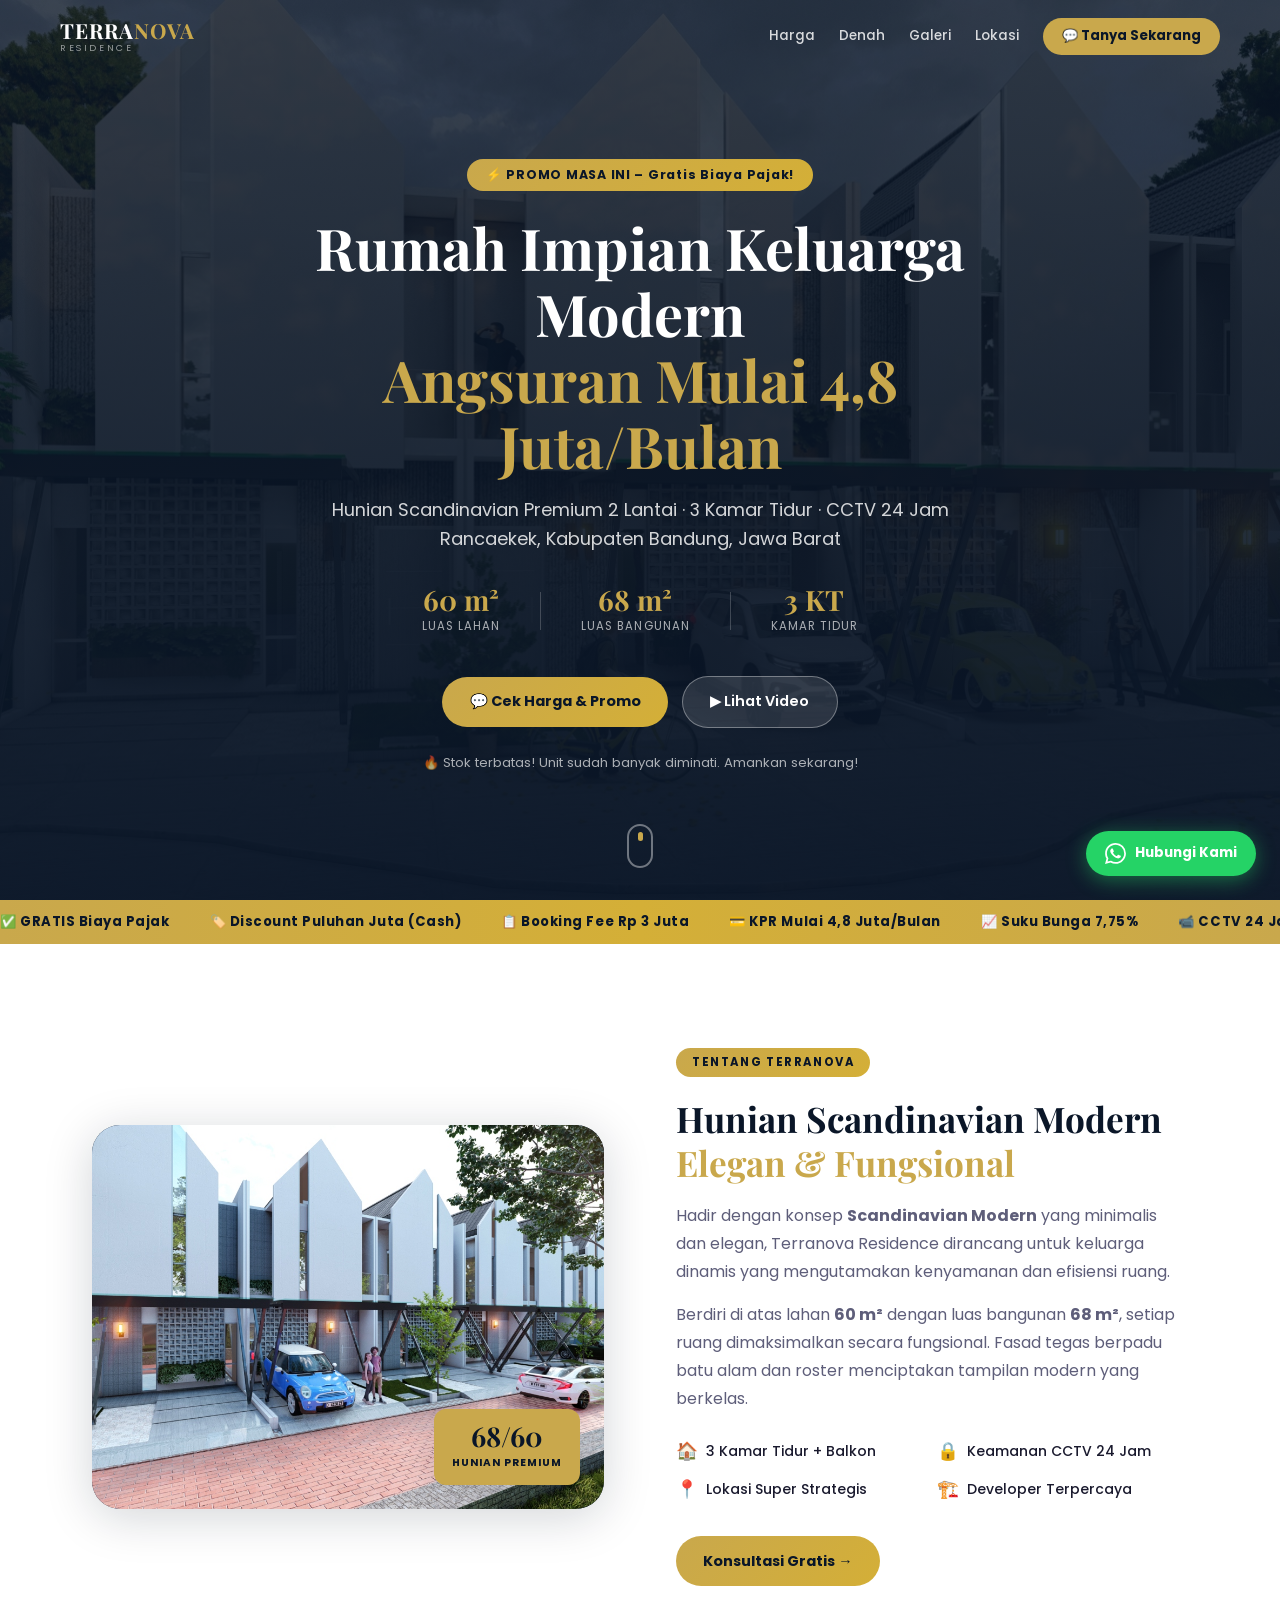
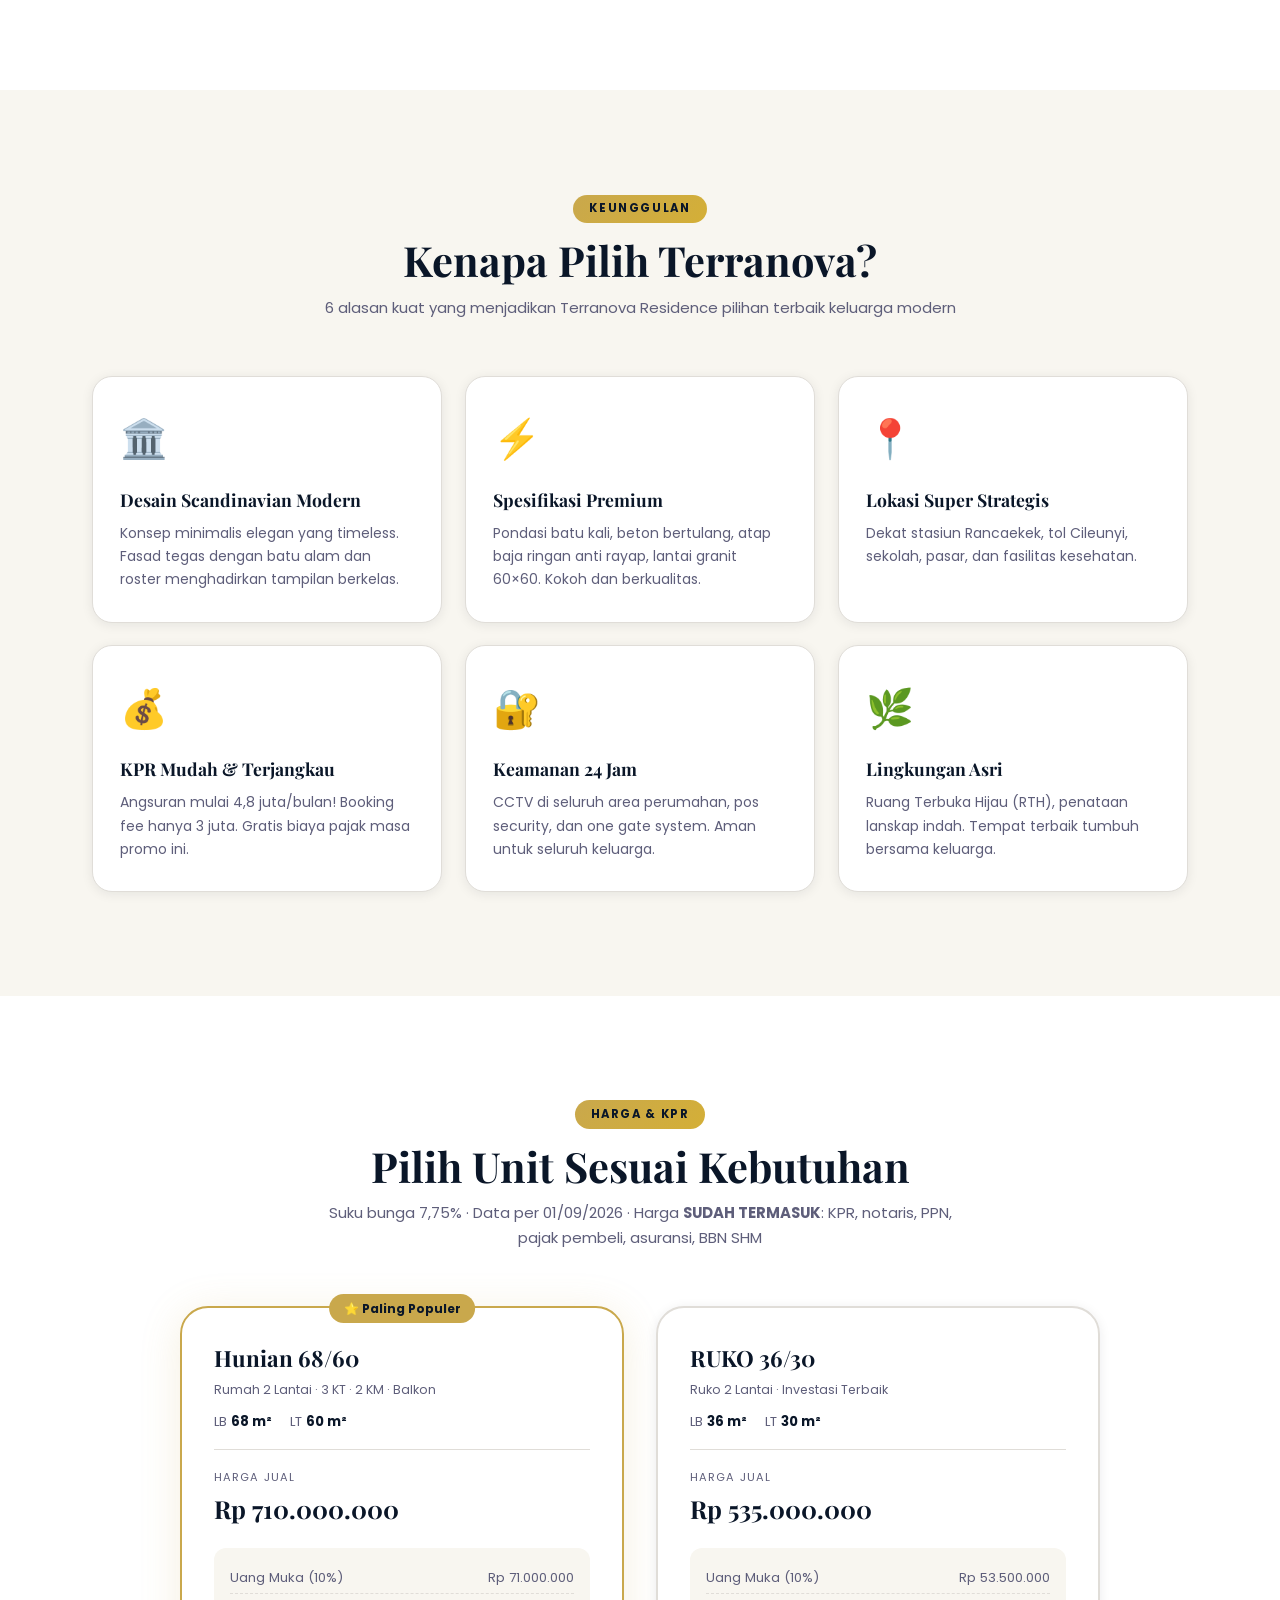
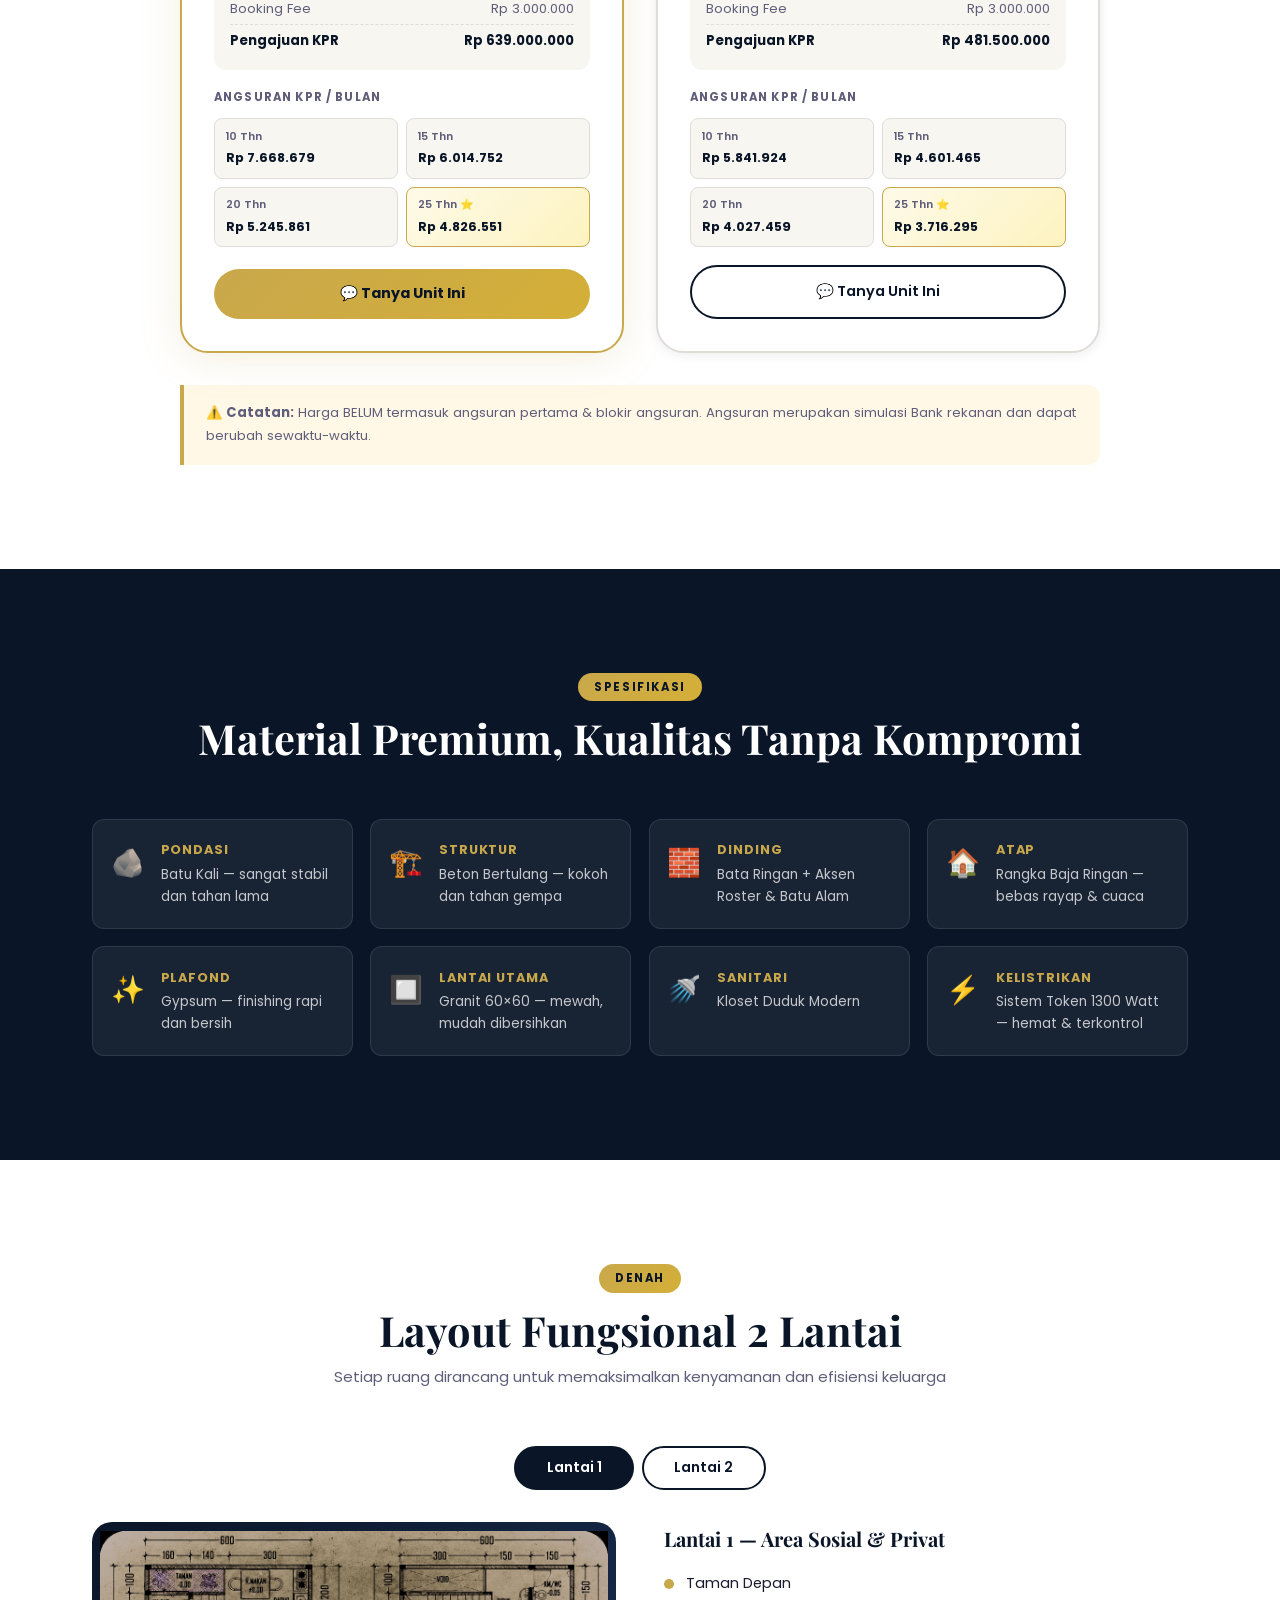
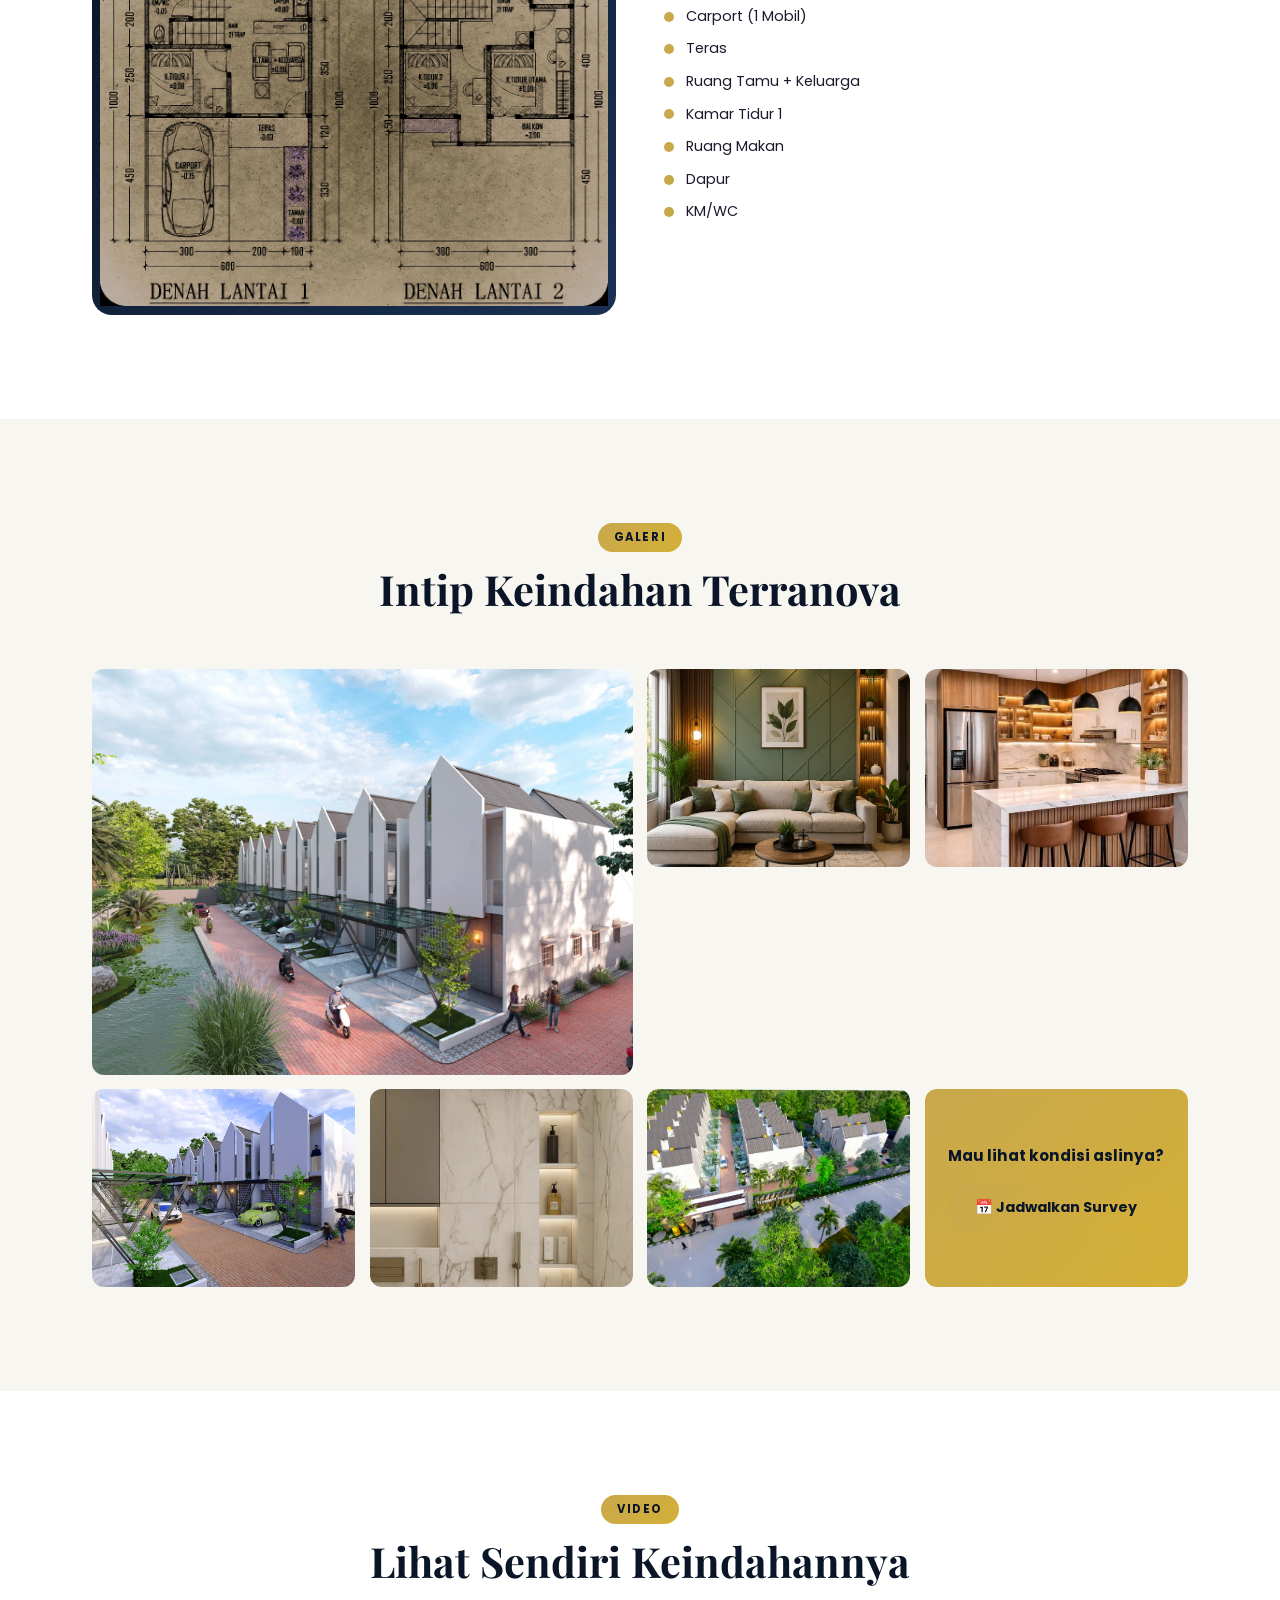
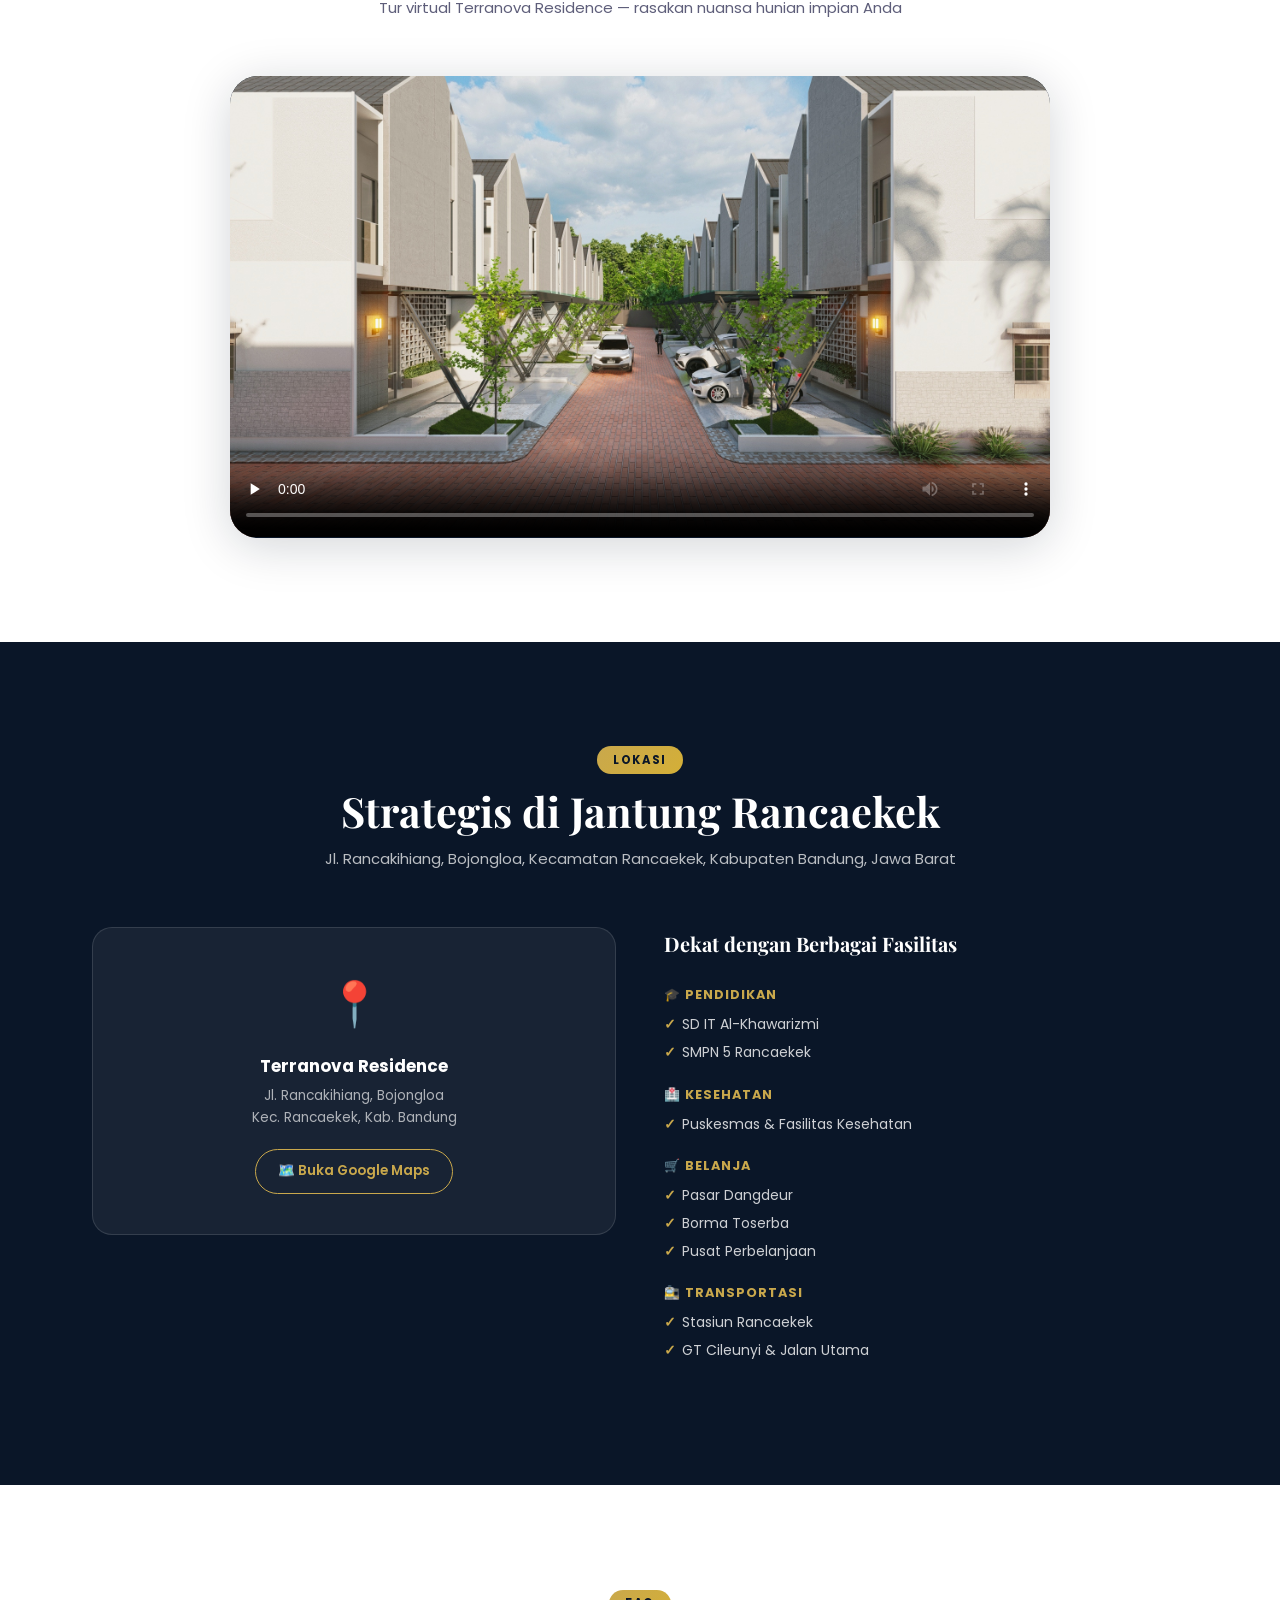
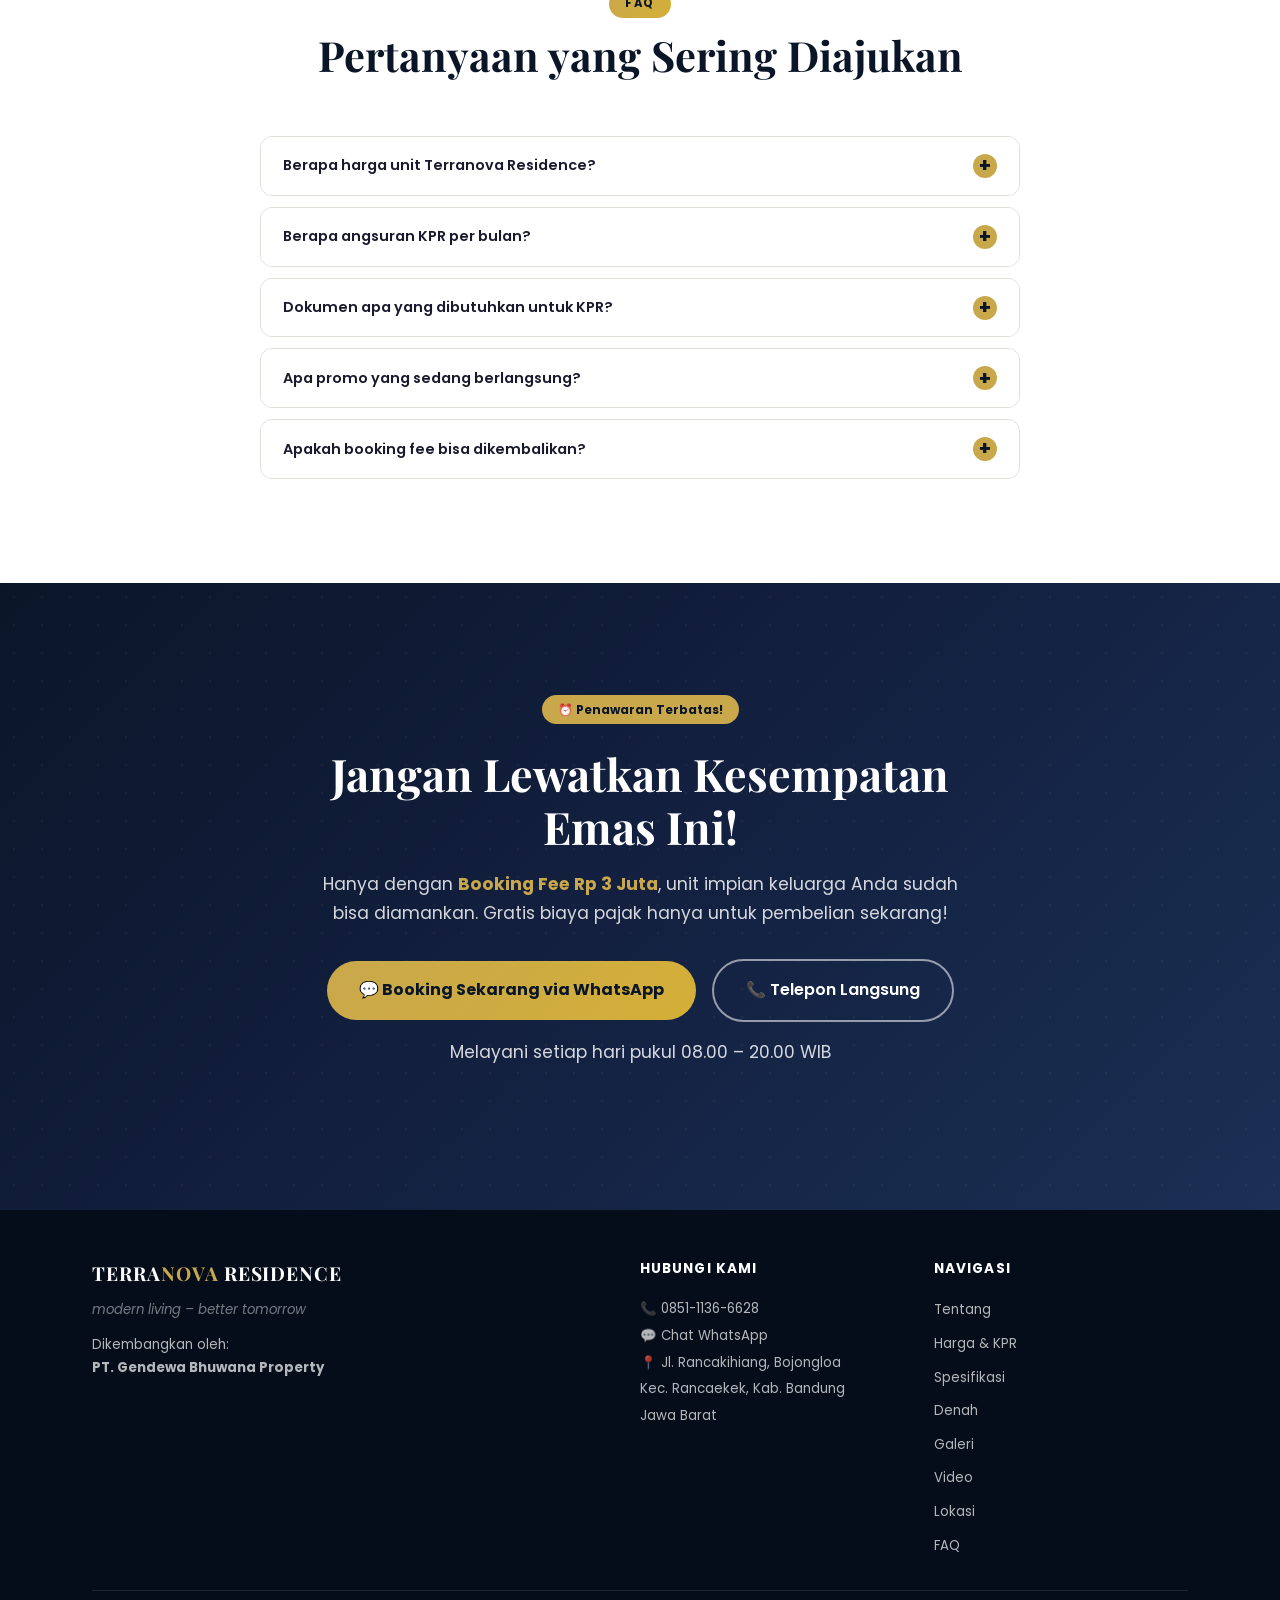
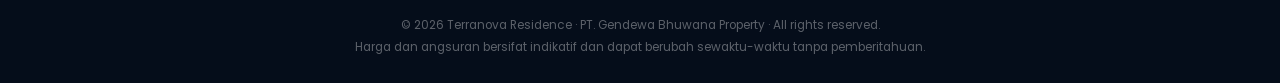
<file: index.html>
<!DOCTYPE html>
<html lang="id" prefix="og: http://ogp.me/ns#">
<head>
  <meta charset="UTF-8" />
  <meta name="viewport" content="width=device-width, initial-scale=1.0" />
  <meta http-equiv="X-UA-Compatible" content="IE=edge" />

  <!-- ===== SEO ===== -->
  <title>Terranova Residence – Hunian Scandinavian Modern Rancaekek Bandung | KPR Mulai 4,8 Juta/Bulan</title>
  <meta name="description" content="Terranova Residence – Hunian 2 lantai konsep Scandinavian Modern di Rancaekek Bandung. LB 68m²/LT 60m², 3 kamar tidur, KPR mulai Rp 4,8 juta/bulan. GRATIS biaya pajak! Developer PT. Gendewa Bhuwana Property." />
  <meta name="keywords" content="rumah dijual Bandung, perumahan Rancaekek Bandung, KPR murah Bandung, Terranova Residence, rumah Scandinavian Bandung, hunian modern Bandung, rumah 2 lantai Bandung, properti Rancaekek" />
  <meta name="author" content="PT. Gendewa Bhuwana Property" />
  <link rel="canonical" href="https://terranovabandung.com/" />
  <meta name="robots" content="index, follow" />

  <!-- ===== GEO META ===== -->
  <meta name="geo.region" content="ID-JB" />
  <meta name="geo.placename" content="Rancaekek, Bandung, Jawa Barat, Indonesia" />
  <meta name="geo.position" content="-6.9783;107.8086" />
  <meta name="ICBM" content="-6.9783, 107.8086" />

  <!-- ===== OPEN GRAPH (Meta / Facebook Ads) ===== -->
  <meta property="og:type" content="website" />
  <meta property="og:url" content="https://terranovabandung.com/" />
  <meta property="og:title" content="Terranova Residence – KPR Mulai 4,8 Juta/Bulan | Rancaekek Bandung" />
  <meta property="og:description" content="Hunian Scandinavian Modern 2 Lantai. Lahan 60m², Bangunan 68m². GRATIS Biaya Pajak! Booking Fee hanya Rp 3 Juta. Angsuran mulai 4,8 Juta/Bulan." />
  <meta property="og:image" content="https://terranovabandung.com/assets/img/og-image.jpg" />
  <meta property="og:image:width" content="1200" />
  <meta property="og:image:height" content="630" />
  <meta property="og:image:alt" content="Terranova Residence – Hunian Modern Scandinavian di Bandung" />
  <meta property="og:locale" content="id_ID" />
  <meta property="og:site_name" content="Terranova Residence" />

  <!-- ===== TWITTER CARD ===== -->
  <meta name="twitter:card" content="summary_large_image" />
  <meta name="twitter:title" content="Terranova Residence – KPR Mulai 4,8 Juta/Bulan | Bandung" />
  <meta name="twitter:description" content="Hunian Scandinavian Modern 2 Lantai. GRATIS Biaya Pajak! Booking Fee Rp 3 Juta. Angsuran mulai 4,8 Juta/Bulan." />
  <meta name="twitter:image" content="https://terranovabandung.com/assets/img/og-image.jpg" />

  <!-- ===== THEME & FAVICON ===== -->
  <meta name="theme-color" content="#0A1628" />
  <link rel="icon" type="image/svg+xml" href="data:image/svg+xml,<svg xmlns='http://www.w3.org/2000/svg' viewBox='0 0 100 100'><rect width='100' height='100' rx='8' fill='%230A1628'/><text x='50' y='70' font-size='55' text-anchor='middle' fill='%23C9A84C' font-family='serif' font-weight='bold'>T</text></svg>" />

  <!-- ===== PRECONNECT ===== -->
  <link rel="preconnect" href="https://fonts.googleapis.com" />
  <link rel="preconnect" href="https://fonts.gstatic.com" crossorigin />

  <!-- ===== FONTS ===== -->
  <link href="https://fonts.googleapis.com/css2?family=Playfair+Display:wght@400;600;700&family=Poppins:wght@300;400;500;600;700&display=swap" rel="stylesheet" />

  <!-- ===== CSS ===== -->
  <link rel="stylesheet" href="style.css" />

  <!-- ===== JSON-LD SCHEMA ===== -->
  <script type="application/ld+json">
  {
    "@context": "https://schema.org",
    "@graph": [
      {
        "@type": "Organization",
        "@id": "https://terranovabandung.com/#organization",
        "name": "PT. Gendewa Bhuwana Property",
        "url": "https://terranovabandung.com",
        "telephone": "+6285111366628",
        "address": {
          "@type": "PostalAddress",
          "streetAddress": "Jl. Rancakihiang, Bojongloa",
          "addressLocality": "Rancaekek",
          "addressRegion": "Jawa Barat",
          "postalCode": "40394",
          "addressCountry": "ID"
        }
      },
      {
        "@type": "RealEstateListing",
        "@id": "https://terranovabandung.com/#listing-main",
        "name": "Terranova Residence – Hunian 68/60",
        "description": "Hunian 2 lantai konsep Scandinavian Modern di Rancaekek Bandung. Lahan 60m², bangunan 68m², 3 kamar tidur, 2 kamar mandi. CCTV 24 jam, one gate system.",
        "url": "https://terranovabandung.com",
        "image": "https://terranovabandung.com/assets/img/og-image.jpg",
        "offers": {
          "@type": "Offer",
          "price": "710000000",
          "priceCurrency": "IDR",
          "availability": "https://schema.org/InStock",
          "priceValidUntil": "2026-12-31"
        },
        "address": {
          "@type": "PostalAddress",
          "streetAddress": "Jl. Rancakihiang, Bojongloa",
          "addressLocality": "Rancaekek",
          "addressRegion": "Jawa Barat",
          "addressCountry": "ID"
        },
        "geo": {
          "@type": "GeoCoordinates",
          "latitude": -6.9783,
          "longitude": 107.8086
        }
      },
      {
        "@type": "LocalBusiness",
        "@id": "https://terranovabandung.com/#localbusiness",
        "name": "Terranova Residence",
        "url": "https://terranovabandung.com",
        "telephone": "+6285111366628",
        "priceRange": "Rp 535.000.000 – Rp 710.000.000",
        "address": {
          "@type": "PostalAddress",
          "streetAddress": "Jl. Rancakihiang, Bojongloa",
          "addressLocality": "Rancaekek",
          "addressRegion": "Jawa Barat",
          "postalCode": "40394",
          "addressCountry": "ID"
        },
        "geo": {
          "@type": "GeoCoordinates",
          "latitude": -6.9783,
          "longitude": 107.8086
        },
        "openingHoursSpecification": {
          "@type": "OpeningHoursSpecification",
          "dayOfWeek": ["Monday","Tuesday","Wednesday","Thursday","Friday","Saturday","Sunday"],
          "opens": "08:00",
          "closes": "20:00"
        }
      },
      {
        "@type": "FAQPage",
        "@id": "https://terranovabandung.com/#faq",
        "mainEntity": [
          {
            "@type": "Question",
            "name": "Berapa harga unit Terranova Residence?",
            "acceptedAnswer": {
              "@type": "Answer",
              "text": "Unit Hunian 68/60 dijual mulai Rp 710.000.000. Tersedia juga unit RUKO 36/30 seharga Rp 535.000.000. Harga SUDAH termasuk biaya KPR, notaris, PPN, pajak pembeli, asuransi, dan BBN SHM."
            }
          },
          {
            "@type": "Question",
            "name": "Berapa cicilan KPR per bulan?",
            "acceptedAnswer": {
              "@type": "Answer",
              "text": "Cicilan KPR unit 68/60 mulai dari Rp 4.826.551/bulan (tenor 25 tahun). Suku bunga 7,75% per 01/09/2026."
            }
          },
          {
            "@type": "Question",
            "name": "Di mana lokasi Terranova Residence?",
            "acceptedAnswer": {
              "@type": "Answer",
              "text": "Berlokasi di Jl. Rancakihiang, Bojongloa, Kecamatan Rancaekek, Kabupaten Bandung, Jawa Barat. Dekat Stasiun Rancaekek dan GT Cileunyi."
            }
          },
          {
            "@type": "Question",
            "name": "Apa promo yang sedang berlangsung?",
            "acceptedAnswer": {
              "@type": "Answer",
              "text": "GRATIS Biaya Pajak dan DISKON PULUHAN JUTA untuk pembelian cash. Booking fee hanya Rp 3.000.000."
            }
          }
        ]
      }
    ]
  }
  </script>

  <!--
  ===== TRACKING PIXELS =====
  Uncomment & ganti ID sesuai platform Anda

  ── Meta Pixel ──
  <script>
    !function(f,b,e,v,n,t,s){if(f.fbq)return;n=f.fbq=function(){n.callMethod?
    n.callMethod.apply(n,arguments):n.queue.push(arguments)};if(!f._fbq)f._fbq=n;
    n.push=n;n.loaded=!0;n.version='2.0';n.queue=[];t=b.createElement(e);t.async=!0;
    t.src=v;s=b.getElementsByTagName(e)[0];s.parentNode.insertBefore(t,s)}(window,
    document,'script','https://connect.facebook.net/en_US/fbevents.js');
    fbq('init', 'YOUR_META_PIXEL_ID');
    fbq('track', 'PageView');
  </script>
  <noscript><img height="1" width="1" style="display:none"
    src="https://www.facebook.com/tr?id=YOUR_META_PIXEL_ID&ev=PageView&noscript=1"/></noscript>

  ── Google Tag Manager ──
  <script async src="https://www.googletagmanager.com/gtag/js?id=G-XXXXXXXXXX"></script>
  <script>window.dataLayer=window.dataLayer||[];function gtag(){dataLayer.push(arguments)}
  gtag('js',new Date());gtag('config','G-XXXXXXXXXX');</script>

  ── TikTok Pixel ──
  <script>
    !function(w,d,t){w.TiktokAnalyticsObject=t;var ttq=w[t]=w[t]||[];
    ttq.methods=["page","track","identify","instances","debug","on","off","once","ready",
    "alias","group","enableCookie","disableCookie"],ttq.setAndDefer=function(t,e){t[e]=
    function(){t.push([e].concat(Array.prototype.slice.call(arguments,0)))}};
    for(var i=0;i<ttq.methods.length;i++)ttq.setAndDefer(ttq,ttq.methods[i]);
    ttq.instance=function(t){for(var e=ttq._i[t]||[],n=0;n<ttq.methods.length;n++)
    ttq.setAndDefer(e,ttq.methods[n]);return e},ttq.load=function(e,n){var i="https://analytics.tiktok.com/i18n/pixel/events.js";
    ttq._i=ttq._i||{},ttq._i[e]=[],ttq._i[e]._u=i,ttq._t=ttq._t||{},
    ttq._t[e]=+new Date,ttq._o=ttq._o||{},ttq._o[e]=n||{};var o=document.createElement("script");
    o.type="text/javascript",o.async=!0,o.src=i+"?sdkid="+e+"&lib="+t;
    var a=document.getElementsByTagName("script")[0];a.parentNode.insertBefore(o,a)};
    ttq.load('YOUR_TIKTOK_PIXEL_ID');ttq.page();}(window,document,'ttq');
  </script>
  -->
</head>
<body>

<!-- ============================
     FLOATING WHATSAPP BUTTON
============================= -->
<a href="https://wa.me/6285111366628?text=Halo%20Terranova%20Residence%2C%20saya%20tertarik%20dengan%20hunian%20Anda.%20Bisa%20info%20harga%20dan%20promo%20terbaru%3F%20%F0%9F%8F%A0"
   class="wa-float" target="_blank" rel="noopener noreferrer" aria-label="Chat WhatsApp Terranova">
  <svg viewBox="0 0 24 24" fill="currentColor" aria-hidden="true">
    <path d="M17.472 14.382c-.297-.149-1.758-.867-2.03-.967-.273-.099-.471-.148-.67.15-.197.297-.767.966-.94 1.164-.173.199-.347.223-.644.075-.297-.15-1.255-.463-2.39-1.475-.883-.788-1.48-1.761-1.653-2.059-.173-.297-.018-.458.13-.606.134-.133.298-.347.446-.52.149-.174.198-.298.298-.497.099-.198.05-.371-.025-.52-.075-.149-.669-1.612-.916-2.207-.242-.579-.487-.5-.669-.51-.173-.008-.371-.01-.57-.01-.198 0-.52.074-.792.372-.272.297-1.04 1.016-1.04 2.479 0 1.462 1.065 2.875 1.213 3.074.149.198 2.096 3.2 5.077 4.487.709.306 1.262.489 1.694.625.712.227 1.36.195 1.871.118.571-.085 1.758-.719 2.006-1.413.248-.694.248-1.289.173-1.413-.074-.124-.272-.198-.57-.347m-5.421 7.403h-.004a9.87 9.87 0 01-5.031-1.378l-.361-.214-3.741.982.998-3.648-.235-.374a9.86 9.86 0 01-1.51-5.26c.001-5.45 4.436-9.884 9.888-9.884 2.64 0 5.122 1.03 6.988 2.898a9.825 9.825 0 012.893 6.994c-.003 5.45-4.437 9.884-9.885 9.884m8.413-18.297A11.815 11.815 0 0012.05 0C5.495 0 .16 5.335.157 11.892c0 2.096.547 4.142 1.588 5.945L.057 24l6.305-1.654a11.882 11.882 0 005.683 1.448h.005c6.554 0 11.89-5.335 11.893-11.893a11.821 11.821 0 00-3.48-8.413z"/>
  </svg>
  <span>Hubungi Kami</span>
</a>

<!-- ============================
     HEADER / NAVBAR
============================= -->
<header class="site-header" id="header">
  <div class="header-inner">
    <a href="#home" class="logo" aria-label="Terranova Residence">
      <span class="logo-text">TERRA<span class="logo-accent">NOVA</span></span>
      <span class="logo-sub">RESIDENCE</span>
    </a>
    <nav class="header-nav" aria-label="Menu utama">
      <a href="#harga">Harga</a>
      <a href="#denah">Denah</a>
      <a href="#galeri">Galeri</a>
      <a href="#lokasi">Lokasi</a>
      <a href="https://wa.me/6285111366628?text=Halo%20Terranova%2C%20saya%20ingin%20info%20unit!"
         class="btn-header-cta" target="_blank" rel="noopener noreferrer">
        💬 Tanya Sekarang
      </a>
    </nav>
  </div>
</header>

<!-- ============================
     HERO SECTION
============================= -->
<section class="hero" id="home" aria-label="Hero Terranova Residence">
  <!-- Video Background Lokal -->
  <div class="hero-media">
    <video class="hero-video" autoplay muted loop playsinline
           poster="assets/img/hero-poster.jpg" preload="none"
           aria-hidden="true">
      <source src="assets/video/promo.mp4" type="video/mp4" />
    </video>
    <div class="hero-overlay" aria-hidden="true"></div>
  </div>

  <div class="hero-content container">
    <div class="hook-badge" role="text">⚡ PROMO MASA INI – Gratis Biaya Pajak!</div>
    <h1 class="hero-title">
      Rumah Impian Keluarga Modern<br />
      <span class="highlight-gold">Angsuran Mulai 4,8 Juta/Bulan</span>
    </h1>
    <p class="hero-sub">
      Hunian Scandinavian Premium 2 Lantai · 3 Kamar Tidur · CCTV 24 Jam<br />
      Rancaekek, Kabupaten Bandung, Jawa Barat
    </p>
    <div class="hero-stats" aria-label="Spesifikasi singkat">
      <div class="stat-item">
        <span class="stat-val">60 m²</span>
        <span class="stat-lbl">Luas Lahan</span>
      </div>
      <div class="stat-div" aria-hidden="true"></div>
      <div class="stat-item">
        <span class="stat-val">68 m²</span>
        <span class="stat-lbl">Luas Bangunan</span>
      </div>
      <div class="stat-div" aria-hidden="true"></div>
      <div class="stat-item">
        <span class="stat-val">3 KT</span>
        <span class="stat-lbl">Kamar Tidur</span>
      </div>
    </div>
    <div class="hero-ctas">
      <a href="https://wa.me/6285111366628?text=Halo%20Terranova%20Residence%2C%20saya%20tertarik%20dengan%20unit%20hunian.%20Bisa%20info%20harga%20dan%20promo%20saat%20ini%3F"
         class="btn-primary" target="_blank" rel="noopener noreferrer">
        💬 Cek Harga &amp; Promo
      </a>
      <a href="#video" class="btn-secondary">▶ Lihat Video</a>
    </div>
    <p class="hero-urgency" role="alert">🔥 Stok terbatas! Unit sudah banyak diminati. Amankan sekarang!</p>
  </div>

  <a href="#promo" class="scroll-hint" aria-label="Scroll ke bawah">
    <span class="scroll-dot"></span>
  </a>
</section>

<!-- ============================
     PROMO TICKER
============================= -->
<div class="promo-strip" id="promo" aria-label="Promo berjalan">
  <div class="ticker" aria-hidden="true">
    <div class="ticker-track">
      <span>✅ GRATIS Biaya Pajak</span>
      <span>🏷️ Discount Puluhan Juta (Cash)</span>
      <span>📋 Booking Fee Rp 3 Juta</span>
      <span>💳 KPR Mulai 4,8 Juta/Bulan</span>
      <span>📈 Suku Bunga 7,75%</span>
      <span>📹 CCTV 24 Jam</span>
      <span>🔑 One Gate System</span>
      <span>🏡 Konsep Scandinavian Modern</span>
      <!-- duplikat untuk seamless loop -->
      <span>✅ GRATIS Biaya Pajak</span>
      <span>🏷️ Discount Puluhan Juta (Cash)</span>
      <span>📋 Booking Fee Rp 3 Juta</span>
      <span>💳 KPR Mulai 4,8 Juta/Bulan</span>
      <span>📈 Suku Bunga 7,75%</span>
      <span>📹 CCTV 24 Jam</span>
      <span>🔑 One Gate System</span>
      <span>🏡 Konsep Scandinavian Modern</span>
    </div>
  </div>
</div>

<!-- ============================
     ABOUT SECTION
============================= -->
<section class="section-pad about" id="about" aria-labelledby="about-heading">
  <div class="container">
    <div class="about-grid">

      <div class="about-image-wrap">
        <img src="assets/img/fasad.jpg"
             alt="Tampak depan Terranova Residence – Hunian Scandinavian Modern Rancaekek Bandung"
             loading="lazy" width="600" height="450" class="lazy-img about-img" />
        <div class="about-badge" aria-label="Tipe hunian">
          <span class="badge-num">68/60</span>
          <span class="badge-lbl">Hunian Premium</span>
        </div>
      </div>

      <div class="about-text">
        <span class="section-tag">Tentang Terranova</span>
        <h2 id="about-heading">Hunian Scandinavian Modern<br /><em>Elegan &amp; Fungsional</em></h2>
        <p>Hadir dengan konsep <strong>Scandinavian Modern</strong> yang minimalis dan elegan, Terranova Residence dirancang untuk keluarga dinamis yang mengutamakan kenyamanan dan efisiensi ruang.</p>
        <p>Berdiri di atas lahan <strong>60 m²</strong> dengan luas bangunan <strong>68 m²</strong>, setiap ruang dimaksimalkan secara fungsional. Fasad tegas berpadu batu alam dan roster menciptakan tampilan modern yang berkelas.</p>
        <div class="about-bullets">
          <div class="ab-item"><span>🏠</span><span>3 Kamar Tidur + Balkon</span></div>
          <div class="ab-item"><span>🔒</span><span>Keamanan CCTV 24 Jam</span></div>
          <div class="ab-item"><span>📍</span><span>Lokasi Super Strategis</span></div>
          <div class="ab-item"><span>🏗️</span><span>Developer Terpercaya</span></div>
        </div>
        <a href="https://wa.me/6285111366628?text=Halo%2C%20saya%20ingin%20konsultasi%20mengenai%20Terranova%20Residence!"
           class="btn-primary" target="_blank" rel="noopener noreferrer">Konsultasi Gratis →</a>
      </div>

    </div>
  </div>
</section>

<!-- ============================
     KEUNGGULAN / FEATURES
============================= -->
<section class="section-pad bg-light features" id="features" aria-labelledby="features-heading">
  <div class="container">
    <div class="section-header">
      <span class="section-tag">Keunggulan</span>
      <h2 id="features-heading">Kenapa Pilih Terranova?</h2>
      <p>6 alasan kuat yang menjadikan Terranova Residence pilihan terbaik keluarga modern</p>
    </div>
    <div class="features-grid">
      <article class="feature-card fade-up" style="--d:0ms">
        <div class="fc-icon">🏛️</div>
        <h3>Desain Scandinavian Modern</h3>
        <p>Konsep minimalis elegan yang timeless. Fasad tegas dengan batu alam dan roster menghadirkan tampilan berkelas.</p>
      </article>
      <article class="feature-card fade-up" style="--d:80ms">
        <div class="fc-icon">⚡</div>
        <h3>Spesifikasi Premium</h3>
        <p>Pondasi batu kali, beton bertulang, atap baja ringan anti rayap, lantai granit 60×60. Kokoh dan berkualitas.</p>
      </article>
      <article class="feature-card fade-up" style="--d:160ms">
        <div class="fc-icon">📍</div>
        <h3>Lokasi Super Strategis</h3>
        <p>Dekat stasiun Rancaekek, tol Cileunyi, sekolah, pasar, dan fasilitas kesehatan.</p>
      </article>
      <article class="feature-card fade-up" style="--d:240ms">
        <div class="fc-icon">💰</div>
        <h3>KPR Mudah &amp; Terjangkau</h3>
        <p>Angsuran mulai 4,8 juta/bulan! Booking fee hanya 3 juta. Gratis biaya pajak masa promo ini.</p>
      </article>
      <article class="feature-card fade-up" style="--d:320ms">
        <div class="fc-icon">🔐</div>
        <h3>Keamanan 24 Jam</h3>
        <p>CCTV di seluruh area perumahan, pos security, dan one gate system. Aman untuk seluruh keluarga.</p>
      </article>
      <article class="feature-card fade-up" style="--d:400ms">
        <div class="fc-icon">🌿</div>
        <h3>Lingkungan Asri</h3>
        <p>Ruang Terbuka Hijau (RTH), penataan lanskap indah. Tempat terbaik tumbuh bersama keluarga.</p>
      </article>
    </div>
  </div>
</section>

<!-- ============================
     HARGA & KPR
============================= -->
<section class="section-pad pricing" id="harga" aria-labelledby="harga-heading">
  <div class="container">
    <div class="section-header">
      <span class="section-tag">Harga &amp; KPR</span>
      <h2 id="harga-heading">Pilih Unit Sesuai Kebutuhan</h2>
      <p>Suku bunga 7,75% · Data per 01/09/2026 · Harga <strong>SUDAH TERMASUK</strong>: KPR, notaris, PPN, pajak pembeli, asuransi, BBN SHM</p>
    </div>

    <div class="pricing-grid">

      <!-- UNIT 68/60 -->
      <div class="pricing-card featured">
        <div class="badge-top">⭐ Paling Populer</div>
        <div class="pc-header">
          <h3>Hunian 68/60</h3>
          <p class="pc-sub">Rumah 2 Lantai · 3 KT · 2 KM · Balkon</p>
          <div class="pc-luas">
            <span>LB <strong>68 m²</strong></span>
            <span>LT <strong>60 m²</strong></span>
          </div>
        </div>
        <div class="pc-price">
          <span class="price-lbl">Harga Jual</span>
          <span class="price-val">Rp 710.000.000</span>
        </div>
        <div class="pc-detail">
          <div class="pd-row"><span>Uang Muka (10%)</span><span>Rp 71.000.000</span></div>
          <div class="pd-row"><span>Booking Fee</span><span>Rp 3.000.000</span></div>
          <div class="pd-row pd-hi"><span>Pengajuan KPR</span><span>Rp 639.000.000</span></div>
        </div>
        <div class="angsuran-wrap">
          <p class="ang-title">Angsuran KPR / Bulan</p>
          <div class="ang-grid">
            <div class="ang-item"><span class="ang-t">10 Thn</span><span class="ang-v">Rp 7.668.679</span></div>
            <div class="ang-item"><span class="ang-t">15 Thn</span><span class="ang-v">Rp 6.014.752</span></div>
            <div class="ang-item"><span class="ang-t">20 Thn</span><span class="ang-v">Rp 5.245.861</span></div>
            <div class="ang-item ang-best"><span class="ang-t">25 Thn ⭐</span><span class="ang-v">Rp 4.826.551</span></div>
          </div>
        </div>
        <a href="https://wa.me/6285111366628?text=Halo%20Terranova%2C%20saya%20tertarik%20dengan%20unit%20Hunian%2068%2F60.%20Bisa%20info%20lebih%20lanjut%20dan%20jadwal%20survey%3F"
           class="btn-primary btn-full" target="_blank" rel="noopener noreferrer">💬 Tanya Unit Ini</a>
      </div>

      <!-- RUKO 36/30 -->
      <div class="pricing-card">
        <div class="pc-header">
          <h3>RUKO 36/30</h3>
          <p class="pc-sub">Ruko 2 Lantai · Investasi Terbaik</p>
          <div class="pc-luas">
            <span>LB <strong>36 m²</strong></span>
            <span>LT <strong>30 m²</strong></span>
          </div>
        </div>
        <div class="pc-price">
          <span class="price-lbl">Harga Jual</span>
          <span class="price-val">Rp 535.000.000</span>
        </div>
        <div class="pc-detail">
          <div class="pd-row"><span>Uang Muka (10%)</span><span>Rp 53.500.000</span></div>
          <div class="pd-row"><span>Booking Fee</span><span>Rp 3.000.000</span></div>
          <div class="pd-row pd-hi"><span>Pengajuan KPR</span><span>Rp 481.500.000</span></div>
        </div>
        <div class="angsuran-wrap">
          <p class="ang-title">Angsuran KPR / Bulan</p>
          <div class="ang-grid">
            <div class="ang-item"><span class="ang-t">10 Thn</span><span class="ang-v">Rp 5.841.924</span></div>
            <div class="ang-item"><span class="ang-t">15 Thn</span><span class="ang-v">Rp 4.601.465</span></div>
            <div class="ang-item"><span class="ang-t">20 Thn</span><span class="ang-v">Rp 4.027.459</span></div>
            <div class="ang-item ang-best"><span class="ang-t">25 Thn ⭐</span><span class="ang-v">Rp 3.716.295</span></div>
          </div>
        </div>
        <a href="https://wa.me/6285111366628?text=Halo%20Terranova%2C%20saya%20tertarik%20dengan%20unit%20RUKO%2036%2F30.%20Bisa%20info%20lebih%20lanjut%3F"
           class="btn-outline btn-full" target="_blank" rel="noopener noreferrer">💬 Tanya Unit Ini</a>
      </div>

    </div>

    <div class="pricing-note">
      ⚠️ <strong>Catatan:</strong> Harga BELUM termasuk angsuran pertama &amp; blokir angsuran. Angsuran merupakan simulasi Bank rekanan dan dapat berubah sewaktu-waktu.
    </div>
  </div>
</section>

<!-- ============================
     SPESIFIKASI TEKNIS
============================= -->
<section class="section-pad bg-dark specs" id="spesifikasi" aria-labelledby="specs-heading">
  <div class="container">
    <div class="section-header light">
      <span class="section-tag">Spesifikasi</span>
      <h2 id="specs-heading">Material Premium, Kualitas Tanpa Kompromi</h2>
    </div>
    <div class="specs-grid">
      <div class="spec-item fade-up" style="--d:0ms">
        <div class="si-icon">🪨</div>
        <div class="si-body"><h4>Pondasi</h4><p>Batu Kali — sangat stabil dan tahan lama</p></div>
      </div>
      <div class="spec-item fade-up" style="--d:70ms">
        <div class="si-icon">🏗️</div>
        <div class="si-body"><h4>Struktur</h4><p>Beton Bertulang — kokoh dan tahan gempa</p></div>
      </div>
      <div class="spec-item fade-up" style="--d:140ms">
        <div class="si-icon">🧱</div>
        <div class="si-body"><h4>Dinding</h4><p>Bata Ringan + Aksen Roster &amp; Batu Alam</p></div>
      </div>
      <div class="spec-item fade-up" style="--d:210ms">
        <div class="si-icon">🏠</div>
        <div class="si-body"><h4>Atap</h4><p>Rangka Baja Ringan — bebas rayap &amp; cuaca</p></div>
      </div>
      <div class="spec-item fade-up" style="--d:280ms">
        <div class="si-icon">✨</div>
        <div class="si-body"><h4>Plafond</h4><p>Gypsum — finishing rapi dan bersih</p></div>
      </div>
      <div class="spec-item fade-up" style="--d:350ms">
        <div class="si-icon">🔲</div>
        <div class="si-body"><h4>Lantai Utama</h4><p>Granit 60×60 — mewah, mudah dibersihkan</p></div>
      </div>
      <div class="spec-item fade-up" style="--d:420ms">
        <div class="si-icon">🚿</div>
        <div class="si-body"><h4>Sanitari</h4><p>Kloset Duduk Modern</p></div>
      </div>
      <div class="spec-item fade-up" style="--d:490ms">
        <div class="si-icon">⚡</div>
        <div class="si-body"><h4>Kelistrikan</h4><p>Sistem Token 1300 Watt — hemat &amp; terkontrol</p></div>
      </div>
    </div>
  </div>
</section>

<!-- ============================
     DENAH LANTAI
============================= -->
<section class="section-pad floor-plan" id="denah" aria-labelledby="denah-heading">
  <div class="container">
    <div class="section-header">
      <span class="section-tag">Denah</span>
      <h2 id="denah-heading">Layout Fungsional 2 Lantai</h2>
      <p>Setiap ruang dirancang untuk memaksimalkan kenyamanan dan efisiensi keluarga</p>
    </div>
    <div class="floor-tabs" role="tablist" aria-label="Pilih lantai">
      <button class="tab-btn active" data-tab="lt1" role="tab" aria-selected="true" aria-controls="tab-lt1">Lantai 1</button>
      <button class="tab-btn" data-tab="lt2" role="tab" aria-selected="false" aria-controls="tab-lt2">Lantai 2</button>
    </div>
    <div class="tab-panels">
      <div class="tab-panel active" id="tab-lt1" role="tabpanel">
        <div class="floor-grid">
          <div class="floor-img-wrap">
            <img src="assets/img/denah-lt1.jpg"
                 alt="Denah Lantai 1 Terranova Residence – Carport, Teras, Ruang Tamu, Kamar Tidur 1, Dapur, Ruang Makan"
                 loading="lazy" width="600" height="450" class="lazy-img" />
          </div>
          <div class="floor-info">
            <h3>Lantai 1 — Area Sosial &amp; Privat</h3>
            <ul class="room-list">
              <li><span class="dot" aria-hidden="true"></span>Taman Depan</li>
              <li><span class="dot" aria-hidden="true"></span>Carport (1 Mobil)</li>
              <li><span class="dot" aria-hidden="true"></span>Teras</li>
              <li><span class="dot" aria-hidden="true"></span>Ruang Tamu + Keluarga</li>
              <li><span class="dot" aria-hidden="true"></span>Kamar Tidur 1</li>
              <li><span class="dot" aria-hidden="true"></span>Ruang Makan</li>
              <li><span class="dot" aria-hidden="true"></span>Dapur</li>
              <li><span class="dot" aria-hidden="true"></span>KM/WC</li>
            </ul>
          </div>
        </div>
      </div>
      <div class="tab-panel" id="tab-lt2" role="tabpanel" hidden>
        <div class="floor-grid">
          <div class="floor-img-wrap">
            <img src="assets/img/denah-lt2.jpg"
                 alt="Denah Lantai 2 Terranova Residence – Kamar Tidur Utama, Kamar Tidur 2, Balkon, Void"
                 loading="lazy" width="600" height="450" class="lazy-img" />
          </div>
          <div class="floor-info">
            <h3>Lantai 2 — Area Privat &amp; Relaksasi</h3>
            <ul class="room-list">
              <li><span class="dot" aria-hidden="true"></span>Kamar Tidur Utama</li>
              <li><span class="dot" aria-hidden="true"></span>Kamar Tidur 2</li>
              <li><span class="dot" aria-hidden="true"></span>Balkon (+3.00 m)</li>
              <li><span class="dot" aria-hidden="true"></span>KM/WC</li>
              <li><span class="dot" aria-hidden="true"></span>Void (pencahayaan alami)</li>
            </ul>
          </div>
        </div>
      </div>
    </div>
  </div>
</section>

<!-- ============================
     GALERI
============================= -->
<section class="section-pad bg-light gallery" id="galeri" aria-labelledby="galeri-heading">
  <div class="container">
    <div class="section-header">
      <span class="section-tag">Galeri</span>
      <h2 id="galeri-heading">Intip Keindahan Terranova</h2>
    </div>
    <div class="gallery-grid">
      <div class="gi gi-wide">
        <img src="assets/img/fasad-1.jpg" alt="Eksterior utama Terranova Residence tampak depan"
             loading="lazy" width="800" height="500" class="lazy-img" />
        <div class="gi-label">Eksterior</div>
      </div>
      <div class="gi">
        <img src="assets/img/interior-ruang-tamu.jpg" alt="Ruang tamu dan keluarga Terranova"
             loading="lazy" width="400" height="300" class="lazy-img" />
        <div class="gi-label">Ruang Tamu</div>
      </div>
      <div class="gi">
        <img src="assets/img/interior-dapur.jpg" alt="Dapur modern Terranova Residence"
             loading="lazy" width="400" height="300" class="lazy-img" />
        <div class="gi-label">Dapur</div>
      </div>
      <div class="gi">
        <img src="assets/img/eksterior-kawasan.jpg" alt="Deretan hunian dan jalan lingkungan Terranova Residence"
             loading="lazy" width="400" height="300" class="lazy-img" />
        <div class="gi-label">Kawasan Hunian</div>
      </div>
      <div class="gi">
        <img src="assets/img/interior-bathroom.jpg" alt="Kamar mandi modern Terranova"
             loading="lazy" width="400" height="300" class="lazy-img" />
        <div class="gi-label">Kamar Mandi</div>
      </div>
      <div class="gi">
        <img src="assets/img/siteplan.jpg" alt="Visual udara kawasan Terranova Residence Rancaekek"
             loading="lazy" width="400" height="300" class="lazy-img" />
        <div class="gi-label">Aerial Kawasan</div>
      </div>
      <div class="gi gi-cta">
        <div class="gi-cta-inner">
          <p>Mau lihat kondisi aslinya?</p>
          <a href="https://wa.me/6285111366628?text=Halo%20Terranova%2C%20saya%20ingin%20booking%20jadwal%20survey%20ke%20lokasi!"
             class="btn-primary" target="_blank" rel="noopener noreferrer">📅 Jadwalkan Survey</a>
        </div>
      </div>
    </div>
  </div>
</section>

<!-- ============================
     VIDEO SECTION
============================= -->
<section class="section-pad video-section" id="video" aria-labelledby="video-heading">
  <div class="container">
    <div class="section-header">
      <span class="section-tag">Video</span>
      <h2 id="video-heading">Lihat Sendiri Keindahannya</h2>
      <p>Tur virtual Terranova Residence — rasakan nuansa hunian impian Anda</p>
    </div>

    <!-- Video profil lokal -->
    <div class="video-wrap">
      <video controls preload="none" poster="assets/img/video-thumb.jpg" class="local-video"
             aria-label="Video profil Terranova Residence">
        <source src="assets/video/promo.mp4" type="video/mp4" />
        Browser Anda tidak mendukung video HTML5.
      </video>
    </div>
  </div>
</section>

<!-- ============================
     LOKASI STRATEGIS
============================= -->
<section class="section-pad bg-dark location" id="lokasi" aria-labelledby="lokasi-heading">
  <div class="container">
    <div class="section-header light">
      <span class="section-tag">Lokasi</span>
      <h2 id="lokasi-heading">Strategis di Jantung Rancaekek</h2>
      <p>Jl. Rancakihiang, Bojongloa, Kecamatan Rancaekek, Kabupaten Bandung, Jawa Barat</p>
    </div>
    <div class="location-grid">

      <div class="loc-map">
        <!-- Ganti dengan Google Maps Embed jika sudah punya -->
        <!-- <iframe src="https://www.google.com/maps/embed?pb=YOUR_EMBED_CODE"
                width="100%" height="350" style="border:0;border-radius:12px;"
                allowfullscreen loading="lazy" referrerpolicy="no-referrer-when-downgrade"></iframe> -->
        <div class="map-placeholder">
          <div class="mp-pin">📍</div>
          <p class="mp-name">Terranova Residence</p>
          <p class="mp-addr">Jl. Rancakihiang, Bojongloa<br />Kec. Rancaekek, Kab. Bandung</p>
          <a href="https://maps.google.com/?q=-6.9783,107.8086"
             class="btn-outline-gold" target="_blank" rel="noopener noreferrer">
            🗺️ Buka Google Maps
          </a>
        </div>
      </div>

      <div class="loc-list">
        <h3>Dekat dengan Berbagai Fasilitas</h3>
        <div class="loc-cat">
          <h4>🎓 Pendidikan</h4>
          <ul>
            <li>SD IT Al-Khawarizmi</li>
            <li>SMPN 5 Rancaekek</li>
          </ul>
        </div>
        <div class="loc-cat">
          <h4>🏥 Kesehatan</h4>
          <ul>
            <li>Puskesmas &amp; Fasilitas Kesehatan</li>
          </ul>
        </div>
        <div class="loc-cat">
          <h4>🛒 Belanja</h4>
          <ul>
            <li>Pasar Dangdeur</li>
            <li>Borma Toserba</li>
            <li>Pusat Perbelanjaan</li>
          </ul>
        </div>
        <div class="loc-cat">
          <h4>🚉 Transportasi</h4>
          <ul>
            <li>Stasiun Rancaekek</li>
            <li>GT Cileunyi &amp; Jalan Utama</li>
          </ul>
        </div>
      </div>

    </div>
  </div>
</section>

<!-- ============================
     FAQ
============================= -->
<section class="section-pad faq" id="faq" aria-labelledby="faq-heading">
  <div class="container">
    <div class="section-header">
      <span class="section-tag">FAQ</span>
      <h2 id="faq-heading">Pertanyaan yang Sering Diajukan</h2>
    </div>
    <div class="faq-list">

      <div class="faq-item">
        <button class="faq-q" aria-expanded="false">
          Berapa harga unit Terranova Residence?
          <span class="faq-icon" aria-hidden="true">+</span>
        </button>
        <div class="faq-a" hidden>
          <p>Unit <strong>Hunian 68/60</strong> seharga <strong>Rp 710.000.000</strong>. Unit <strong>RUKO 36/30</strong> seharga <strong>Rp 535.000.000</strong>. Harga SUDAH termasuk biaya KPR, notaris, PPN, pajak pembeli, asuransi, dan BBN SHM.</p>
        </div>
      </div>

      <div class="faq-item">
        <button class="faq-q" aria-expanded="false">
          Berapa angsuran KPR per bulan?
          <span class="faq-icon" aria-hidden="true">+</span>
        </button>
        <div class="faq-a" hidden>
          <p>Unit 68/60, tenor 25 tahun: <strong>Rp 4.826.551/bulan</strong>. Tenor 20 tahun: Rp 5.245.861. Tenor 15 tahun: Rp 6.014.752. Tenor 10 tahun: Rp 7.668.679. Suku bunga 7,75% per 01/09/2026. Angsuran merupakan simulasi dan dapat berubah.</p>
        </div>
      </div>

      <div class="faq-item">
        <button class="faq-q" aria-expanded="false">
          Dokumen apa yang dibutuhkan untuk KPR?
          <span class="faq-icon" aria-hidden="true">+</span>
        </button>
        <div class="faq-a" hidden>
          <p><strong>Data Diri:</strong> KTP (+ pasangan), KK, NPWP, Pas foto 4×6, Buku Nikah / Akte Cerai.</p>
          <p><strong>Wiraswasta:</strong> NIB, Dokumentasi usaha, Rekening koran 6 bulan, Laporan keuangan 6 bulan.</p>
          <p><strong>Karyawan:</strong> SK Kerja, Slip Gaji 3 bulan, Rekening koran 3 bulan.</p>
        </div>
      </div>

      <div class="faq-item">
        <button class="faq-q" aria-expanded="false">
          Apa promo yang sedang berlangsung?
          <span class="faq-icon" aria-hidden="true">+</span>
        </button>
        <div class="faq-a" hidden>
          <p><strong>GRATIS Biaya Pajak</strong> + <strong>DISKON PULUHAN JUTA</strong> untuk pembelian cash! Booking fee hanya <strong>Rp 3.000.000</strong>. Promo terbatas — segera amankan unit!</p>
        </div>
      </div>

      <div class="faq-item">
        <button class="faq-q" aria-expanded="false">
          Apakah booking fee bisa dikembalikan?
          <span class="faq-icon" aria-hidden="true">+</span>
        </button>
        <div class="faq-a" hidden>
          <p>Jika KPR ditolak bank, booking fee hangus dan DP dikembalikan 100% (jika ada DP). Persyaratan KPR harus dilengkapi selambatnya 14 hari setelah booking.</p>
        </div>
      </div>

    </div>
  </div>
</section>

<!-- ============================
     CTA FINAL
============================= -->
<section class="cta-final" aria-labelledby="cta-heading">
  <div class="container">
    <div class="cta-box">
      <span class="cta-badge">⏰ Penawaran Terbatas!</span>
      <h2 id="cta-heading">Jangan Lewatkan Kesempatan Emas Ini!</h2>
      <p>Hanya dengan <strong>Booking Fee Rp 3 Juta</strong>, unit impian keluarga Anda sudah bisa diamankan. Gratis biaya pajak hanya untuk pembelian sekarang!</p>
      <div class="cta-btns">
        <a href="https://wa.me/6285111366628?text=Halo%20Terranova%20Residence%2C%20saya%20mau%20booking%20unit%20sekarang!%20Tolong%20bantu%20proses%20lebih%20lanjut."
           class="btn-primary btn-lg" target="_blank" rel="noopener noreferrer">
          💬 Booking Sekarang via WhatsApp
        </a>
        <a href="tel:+6285111366628" class="btn-outline-light-cta">
          📞 Telepon Langsung
        </a>
      </div>
      <p class="cta-note">Melayani setiap hari pukul 08.00 – 20.00 WIB</p>
    </div>
  </div>
</section>

<!-- ============================
     FOOTER
============================= -->
<footer class="site-footer" role="contentinfo">
  <div class="container">
    <div class="footer-grid">
      <div class="footer-brand">
        <div class="footer-logo">TERRA<span>NOVA</span> RESIDENCE</div>
        <p class="footer-tagline">modern living – better tomorrow</p>
        <p>Dikembangkan oleh:<br /><strong>PT. Gendewa Bhuwana Property</strong></p>
      </div>
      <div class="footer-contact">
        <h4>Hubungi Kami</h4>
        <p>📞 <a href="tel:+6285111366628">0851-1136-6628</a></p>
        <p>💬 <a href="https://wa.me/6285111366628" target="_blank" rel="noopener noreferrer">Chat WhatsApp</a></p>
        <p>📍 Jl. Rancakihiang, Bojongloa<br />Kec. Rancaekek, Kab. Bandung<br />Jawa Barat</p>
      </div>
      <div class="footer-nav">
        <h4>Navigasi</h4>
        <ul>
          <li><a href="#about">Tentang</a></li>
          <li><a href="#harga">Harga &amp; KPR</a></li>
          <li><a href="#spesifikasi">Spesifikasi</a></li>
          <li><a href="#denah">Denah</a></li>
          <li><a href="#galeri">Galeri</a></li>
          <li><a href="#video">Video</a></li>
          <li><a href="#lokasi">Lokasi</a></li>
          <li><a href="#faq">FAQ</a></li>
        </ul>
      </div>
    </div>
    <div class="footer-bottom">
      <p>© 2026 Terranova Residence · PT. Gendewa Bhuwana Property · All rights reserved.</p>
      <p>Harga dan angsuran bersifat indikatif dan dapat berubah sewaktu-waktu tanpa pemberitahuan.</p>
    </div>
  </div>
</footer>

<script src="main.js" defer></script>
</body>
</html>
</file>
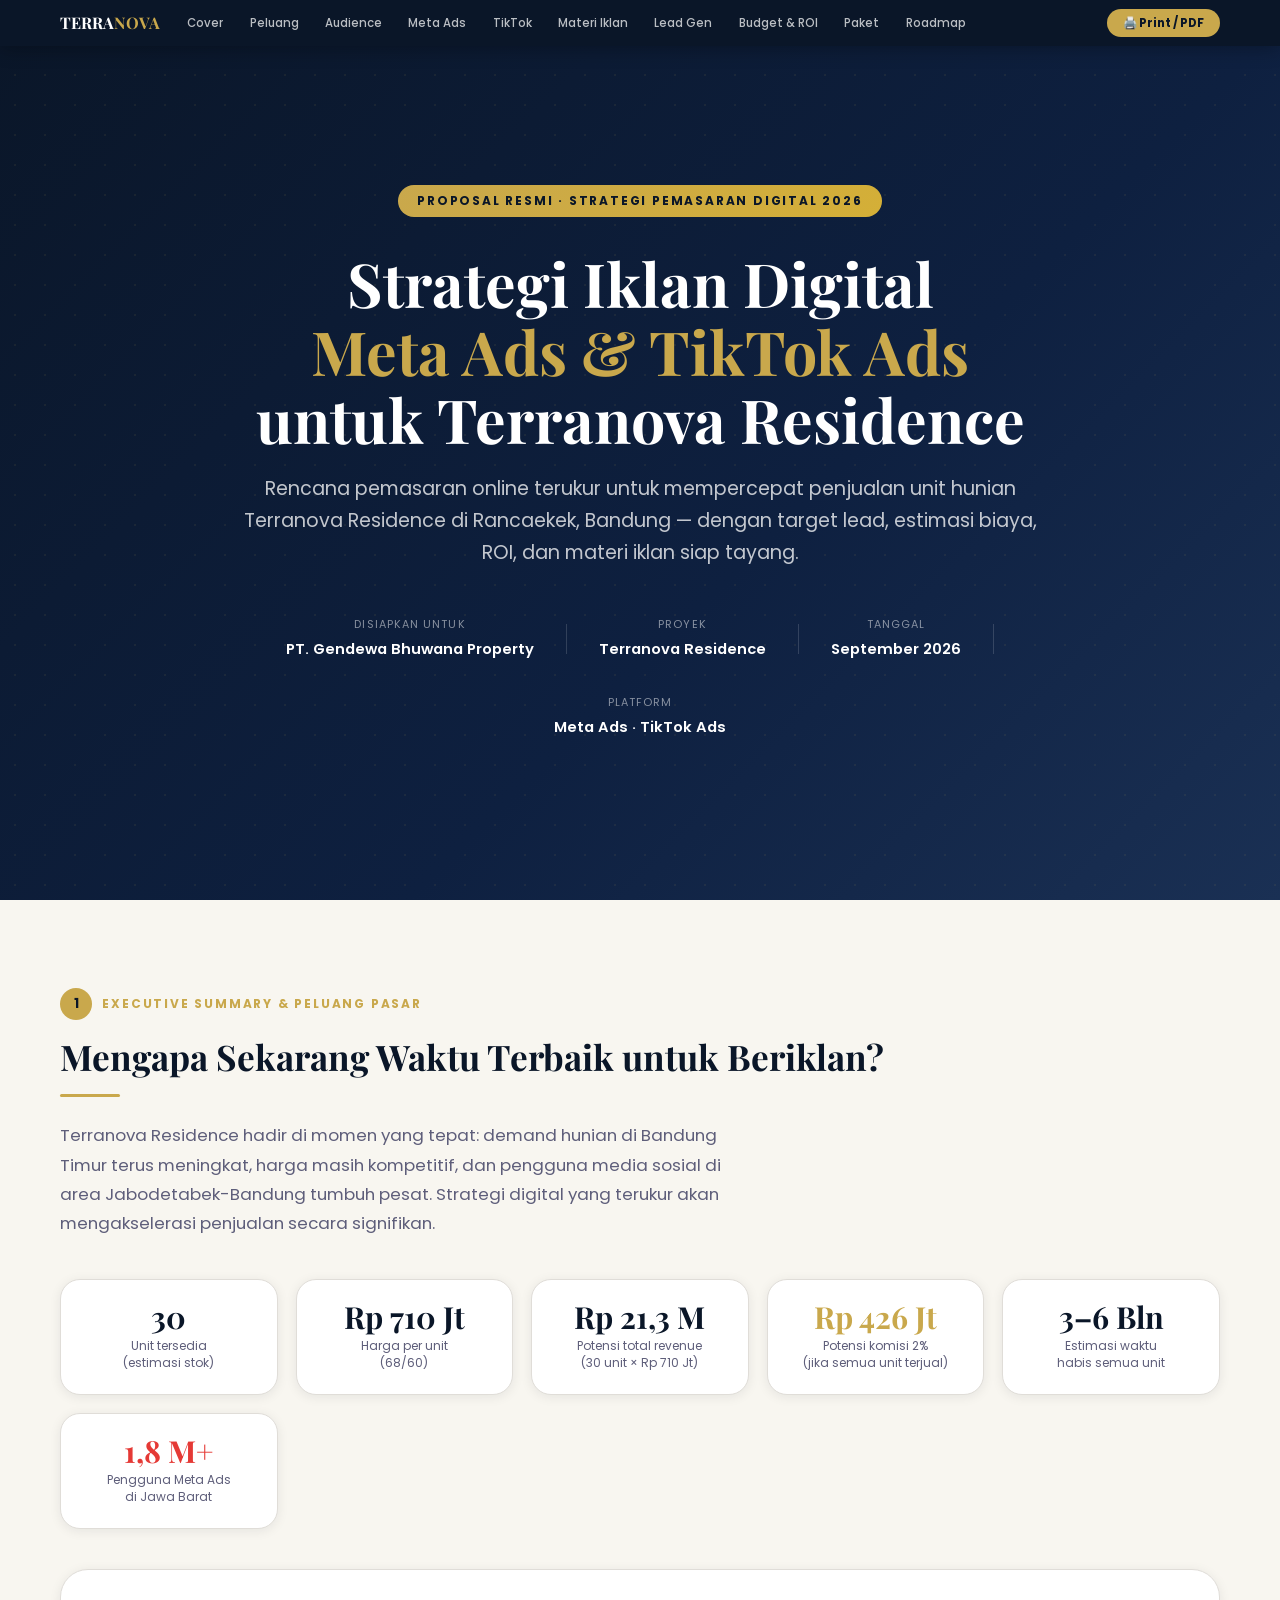
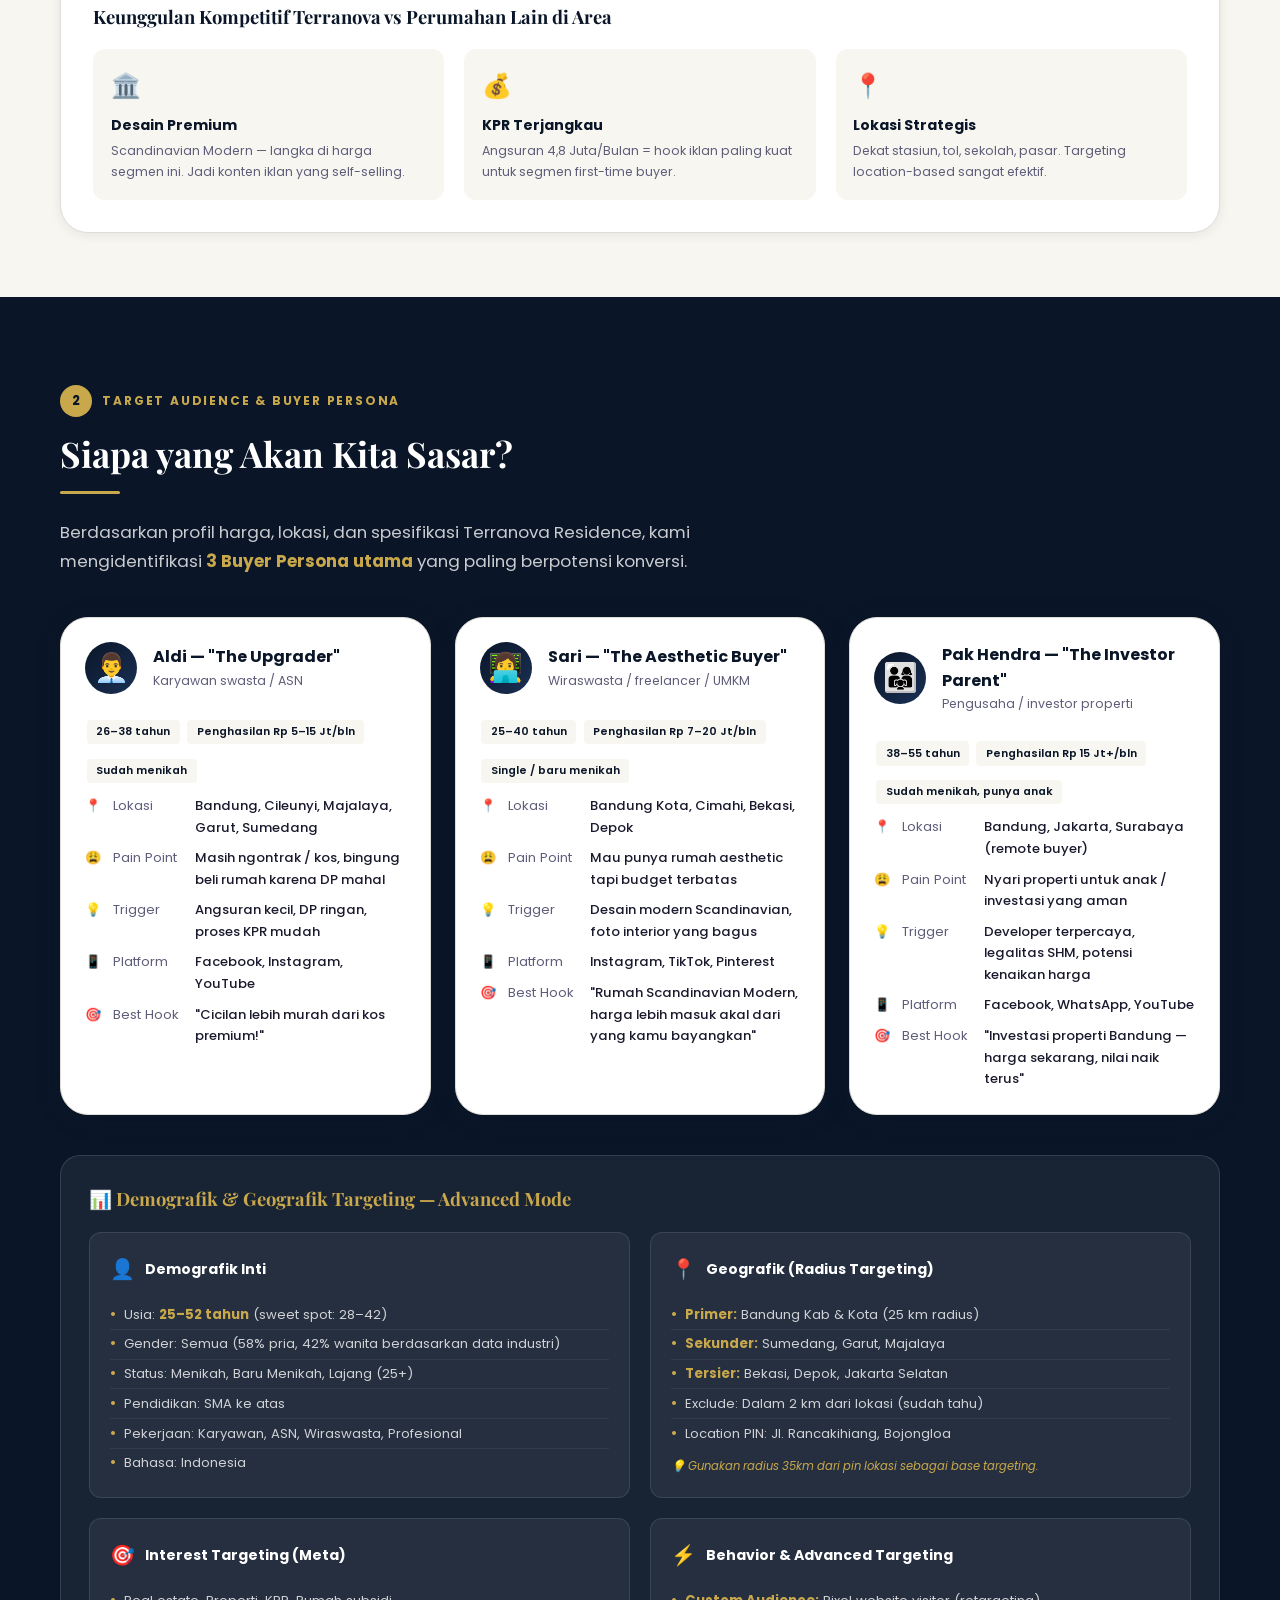
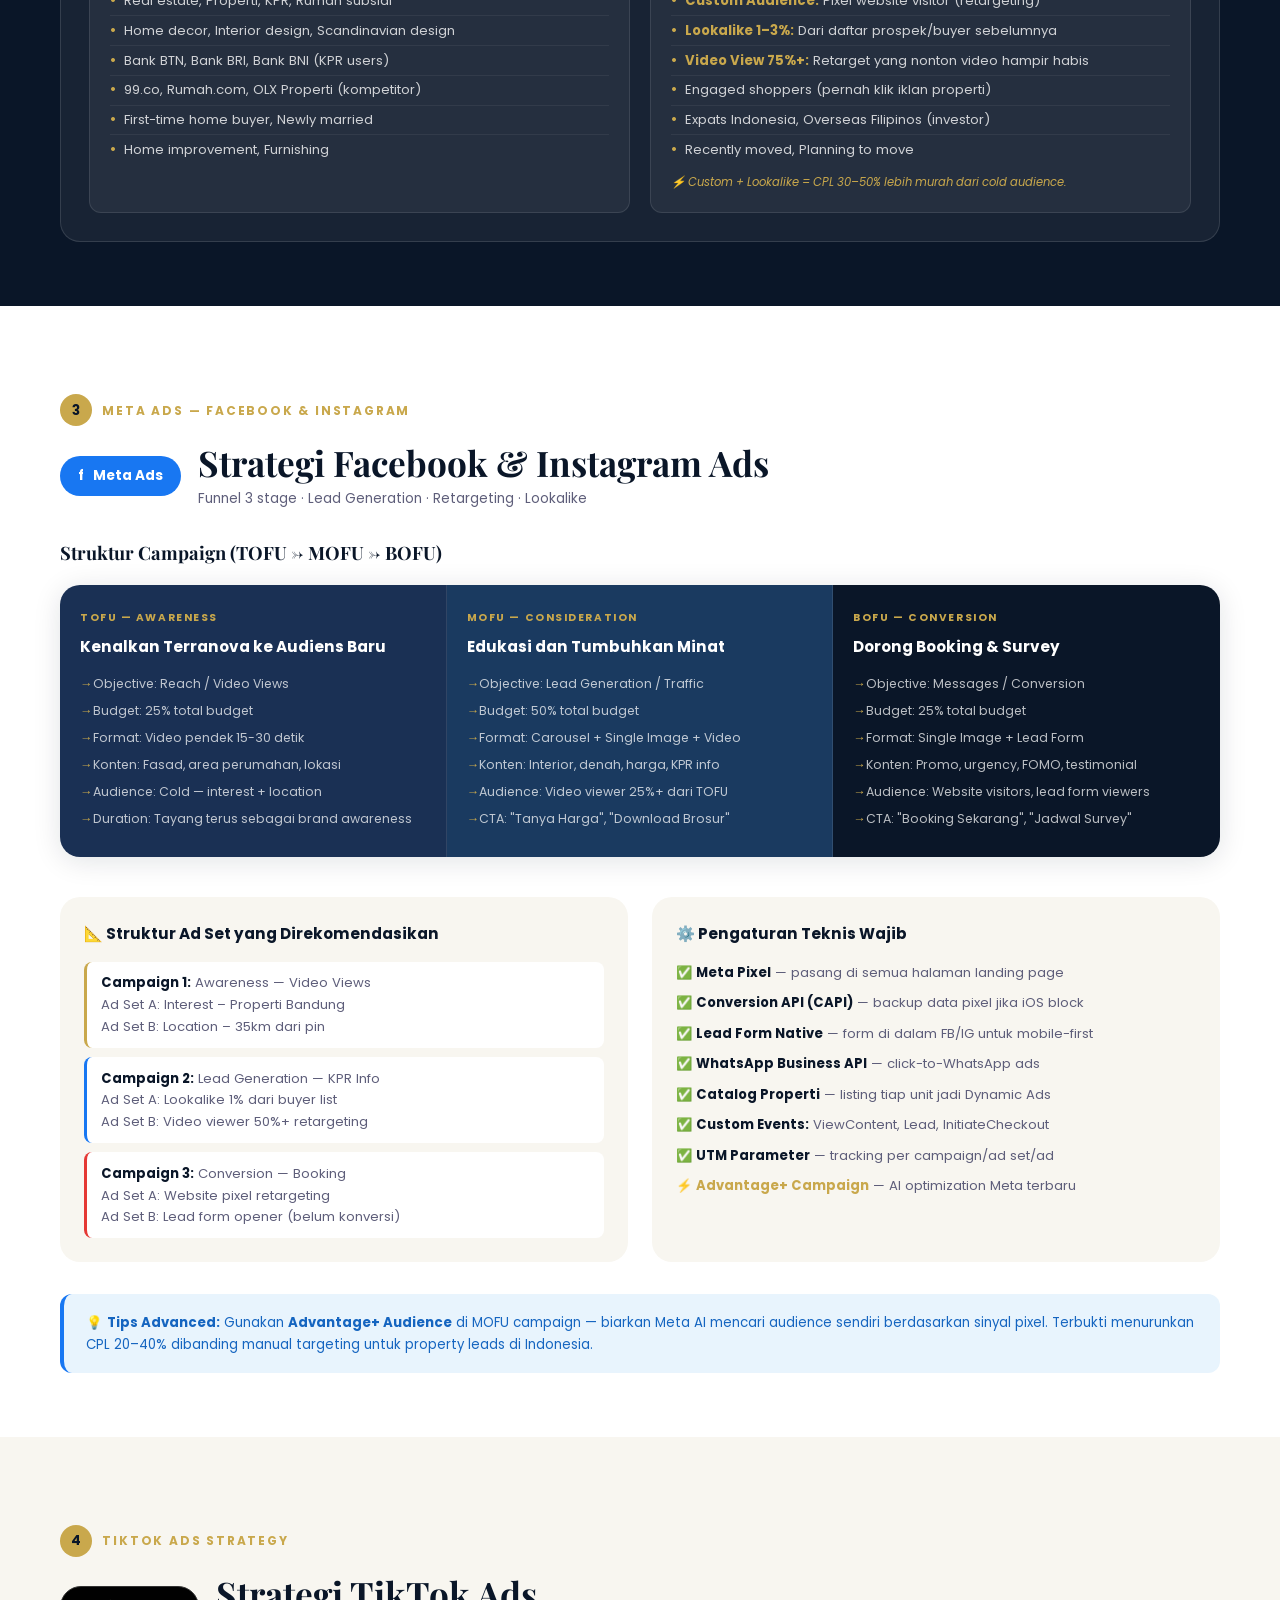
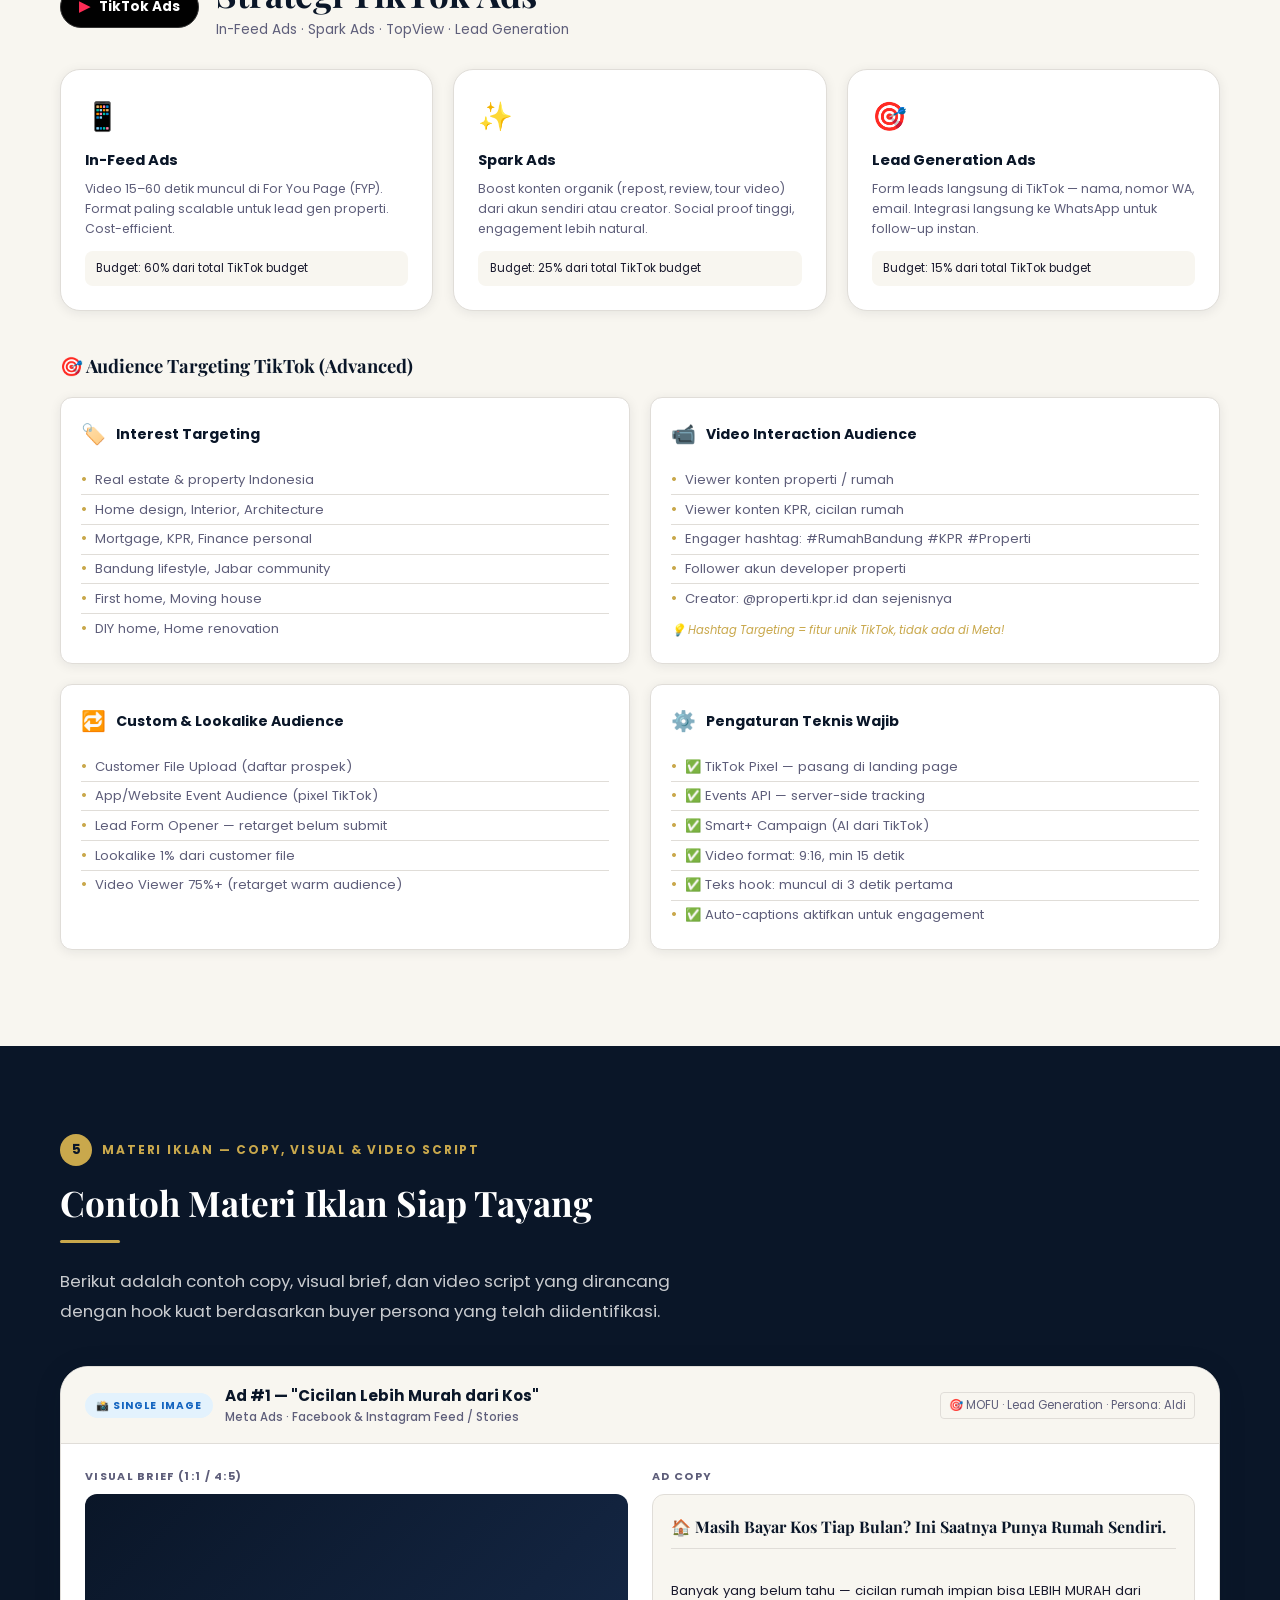
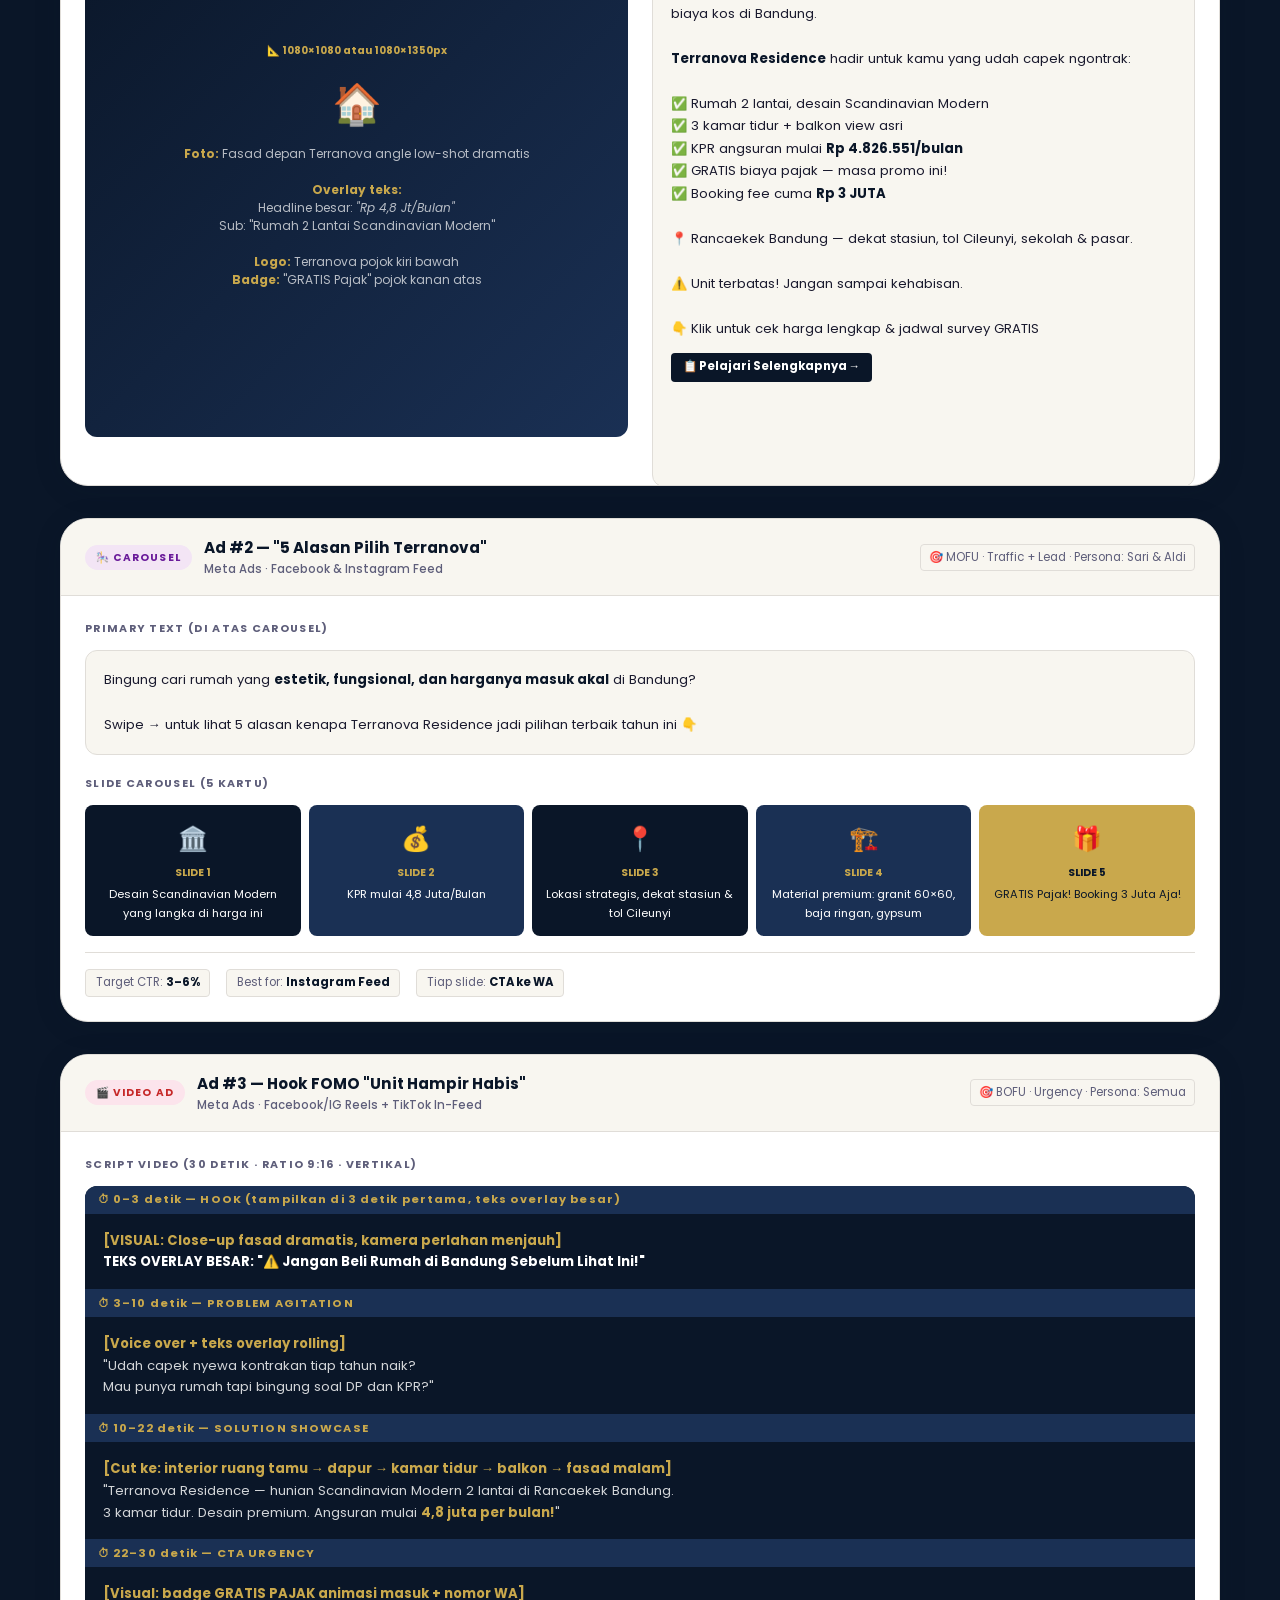
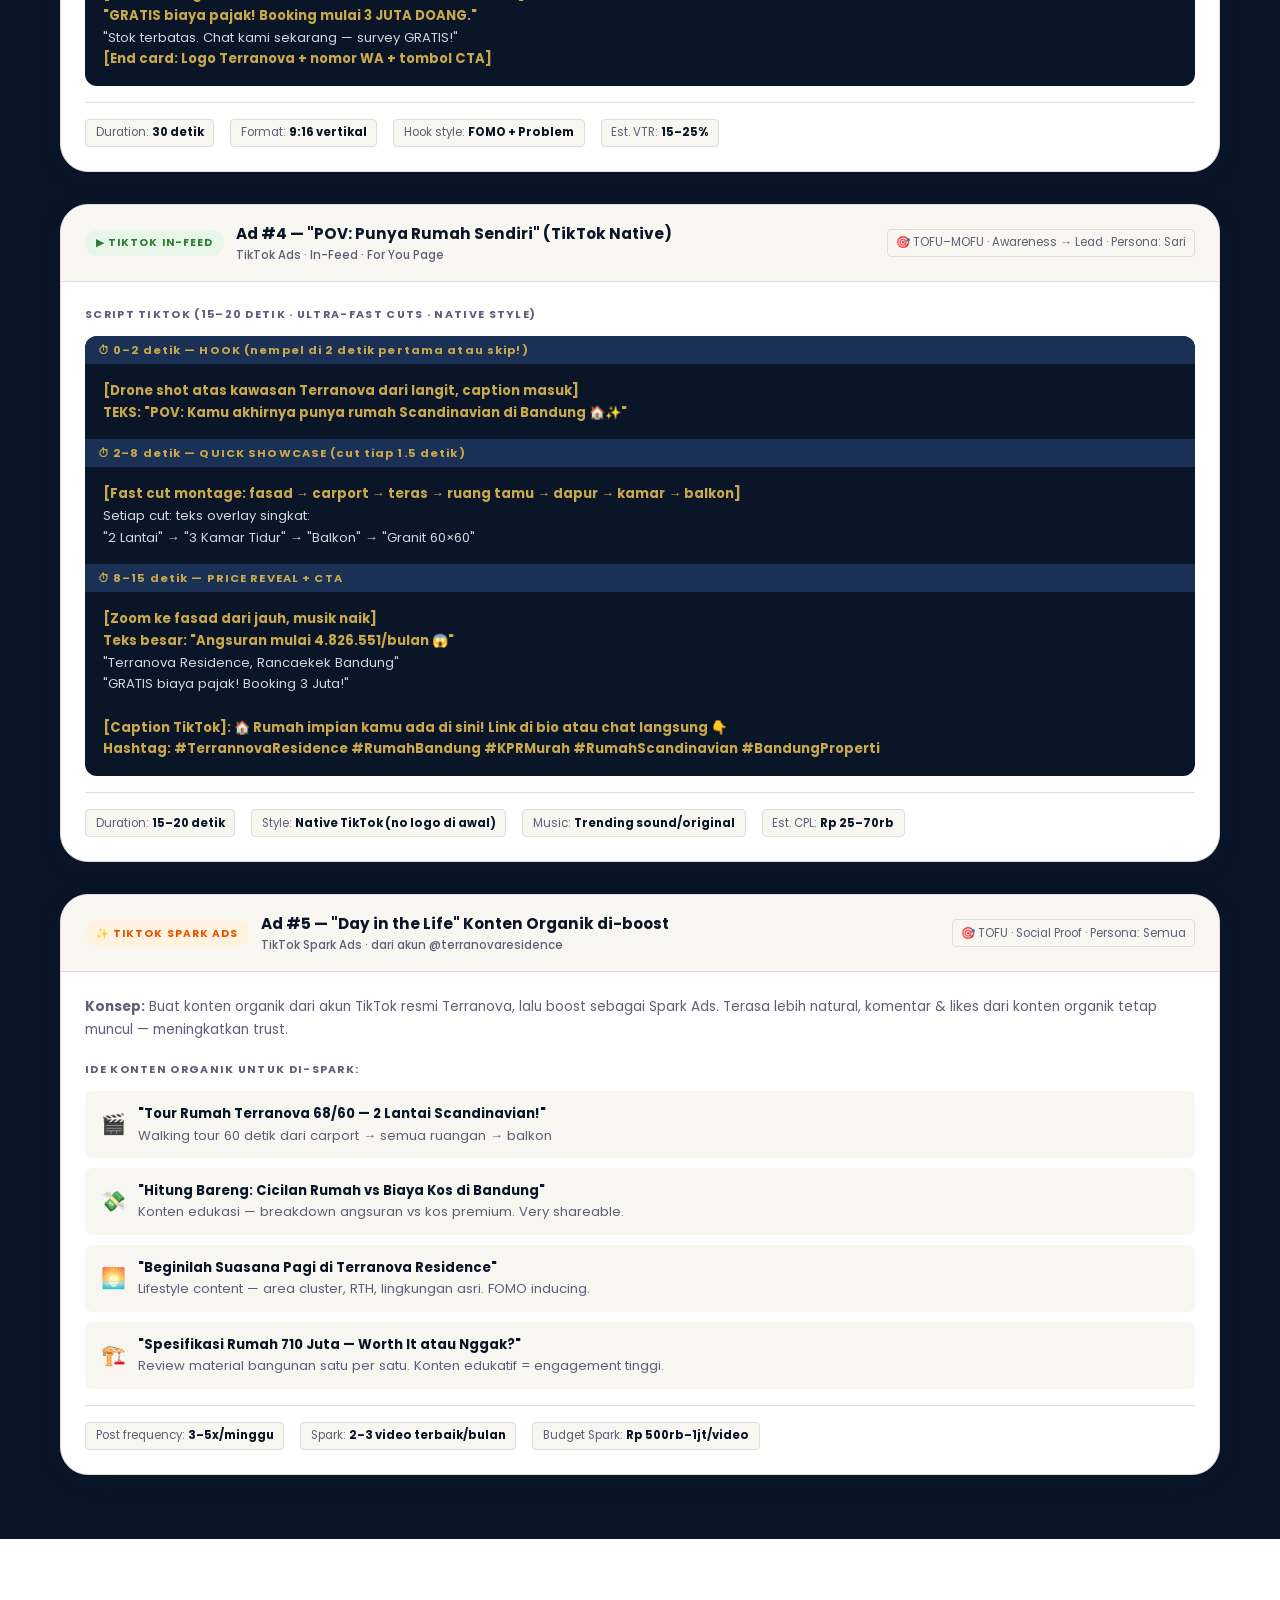
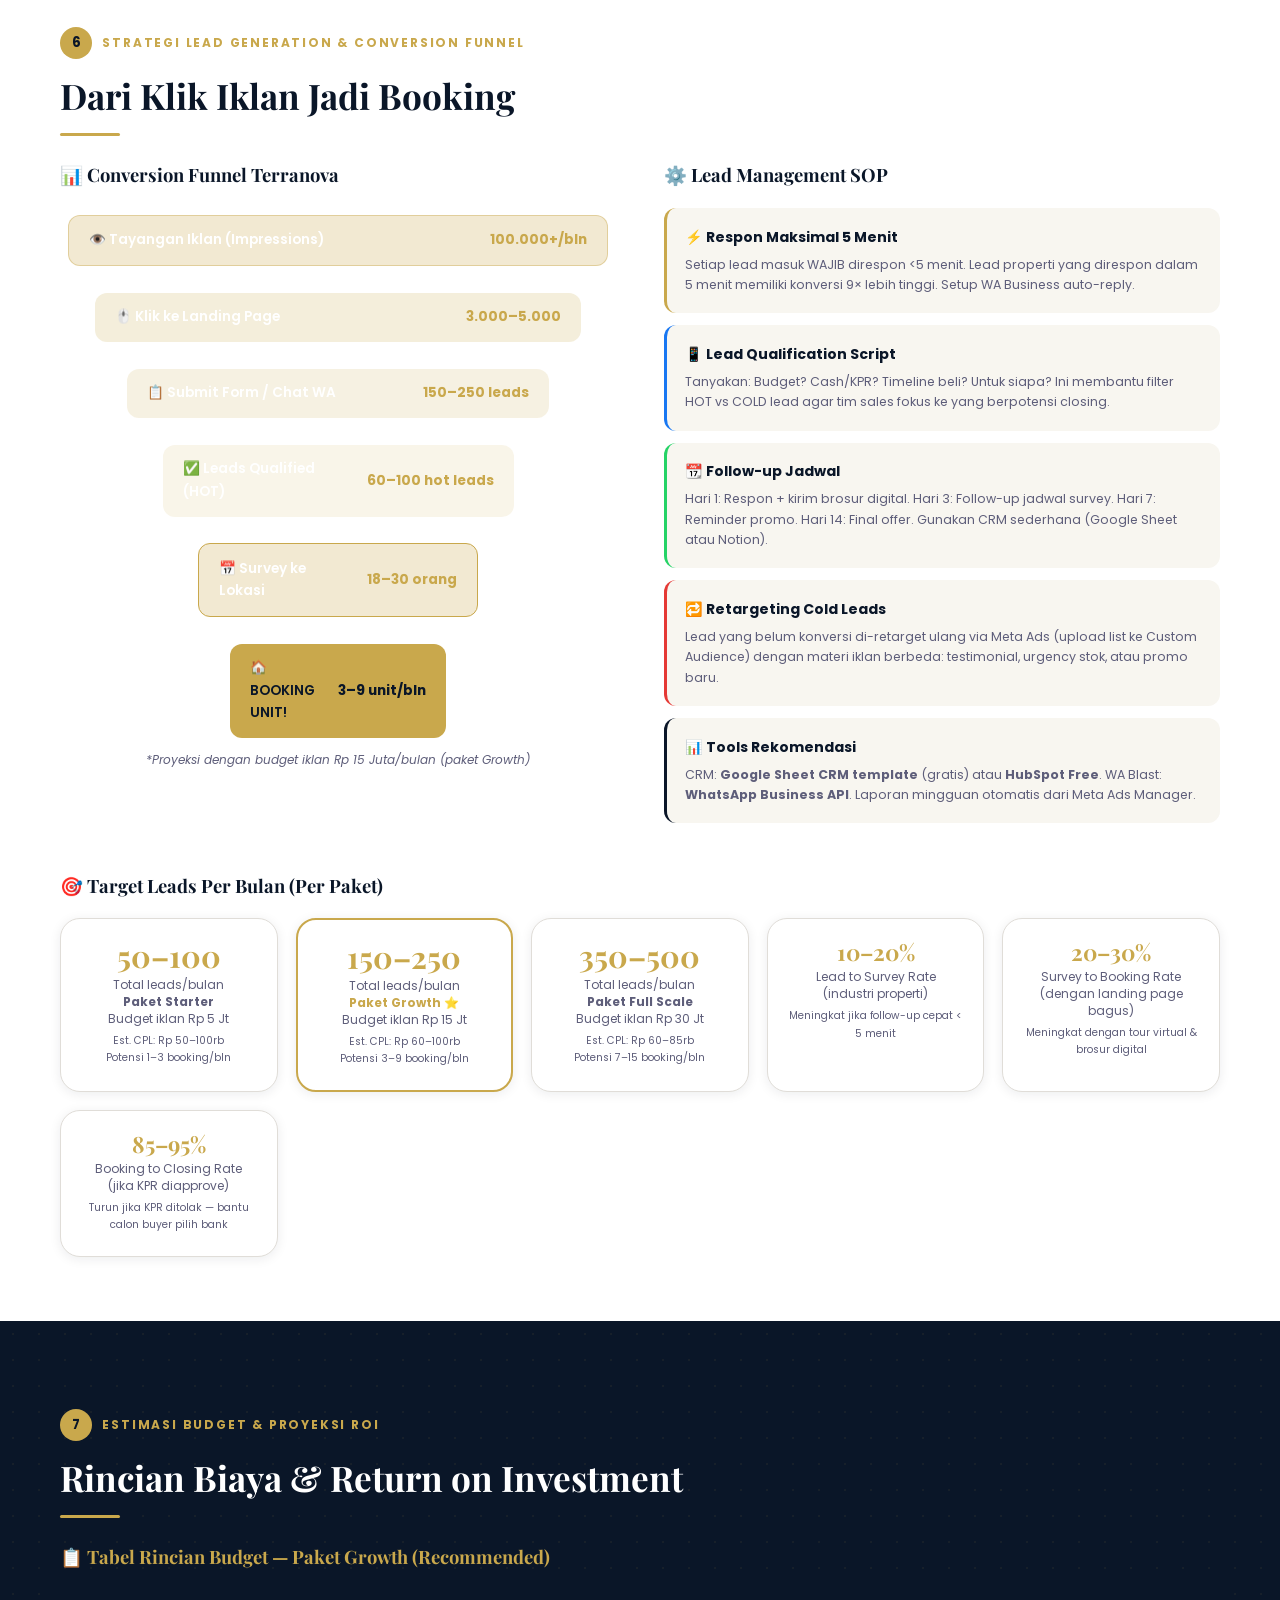
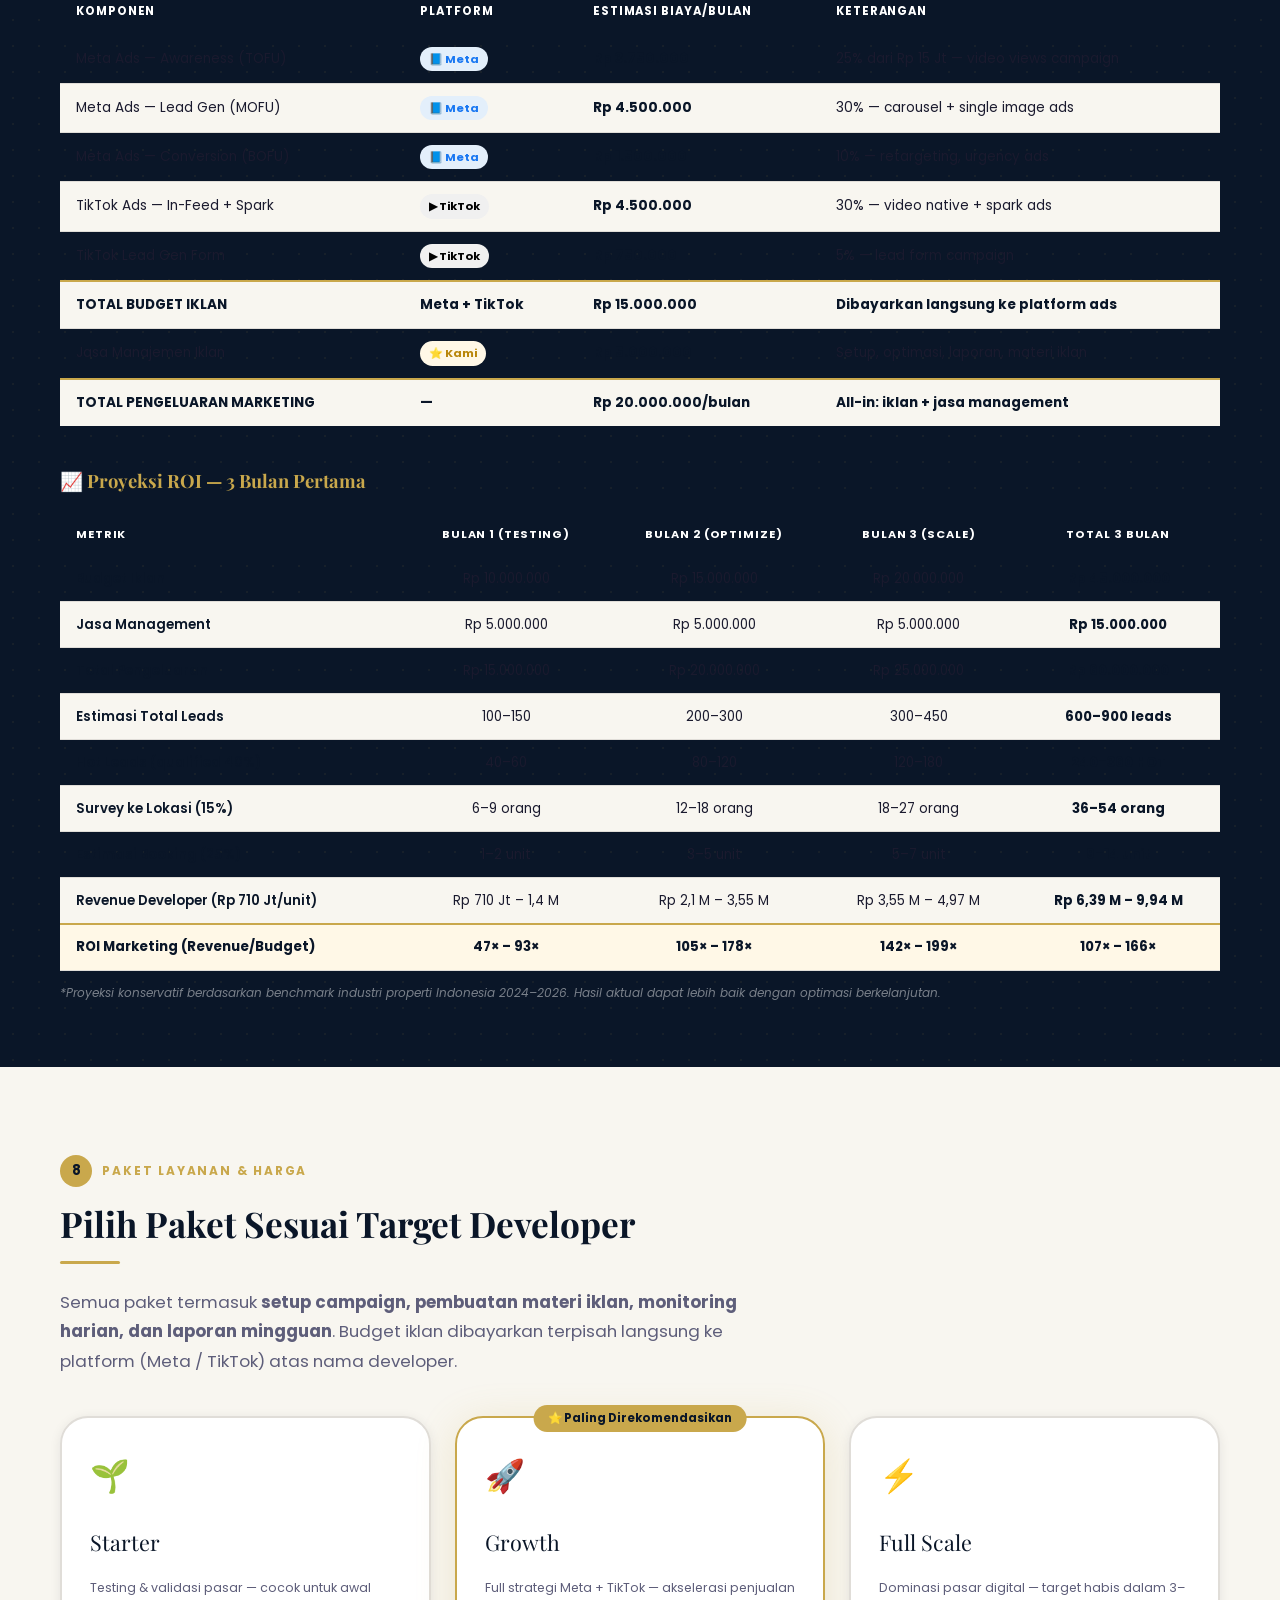
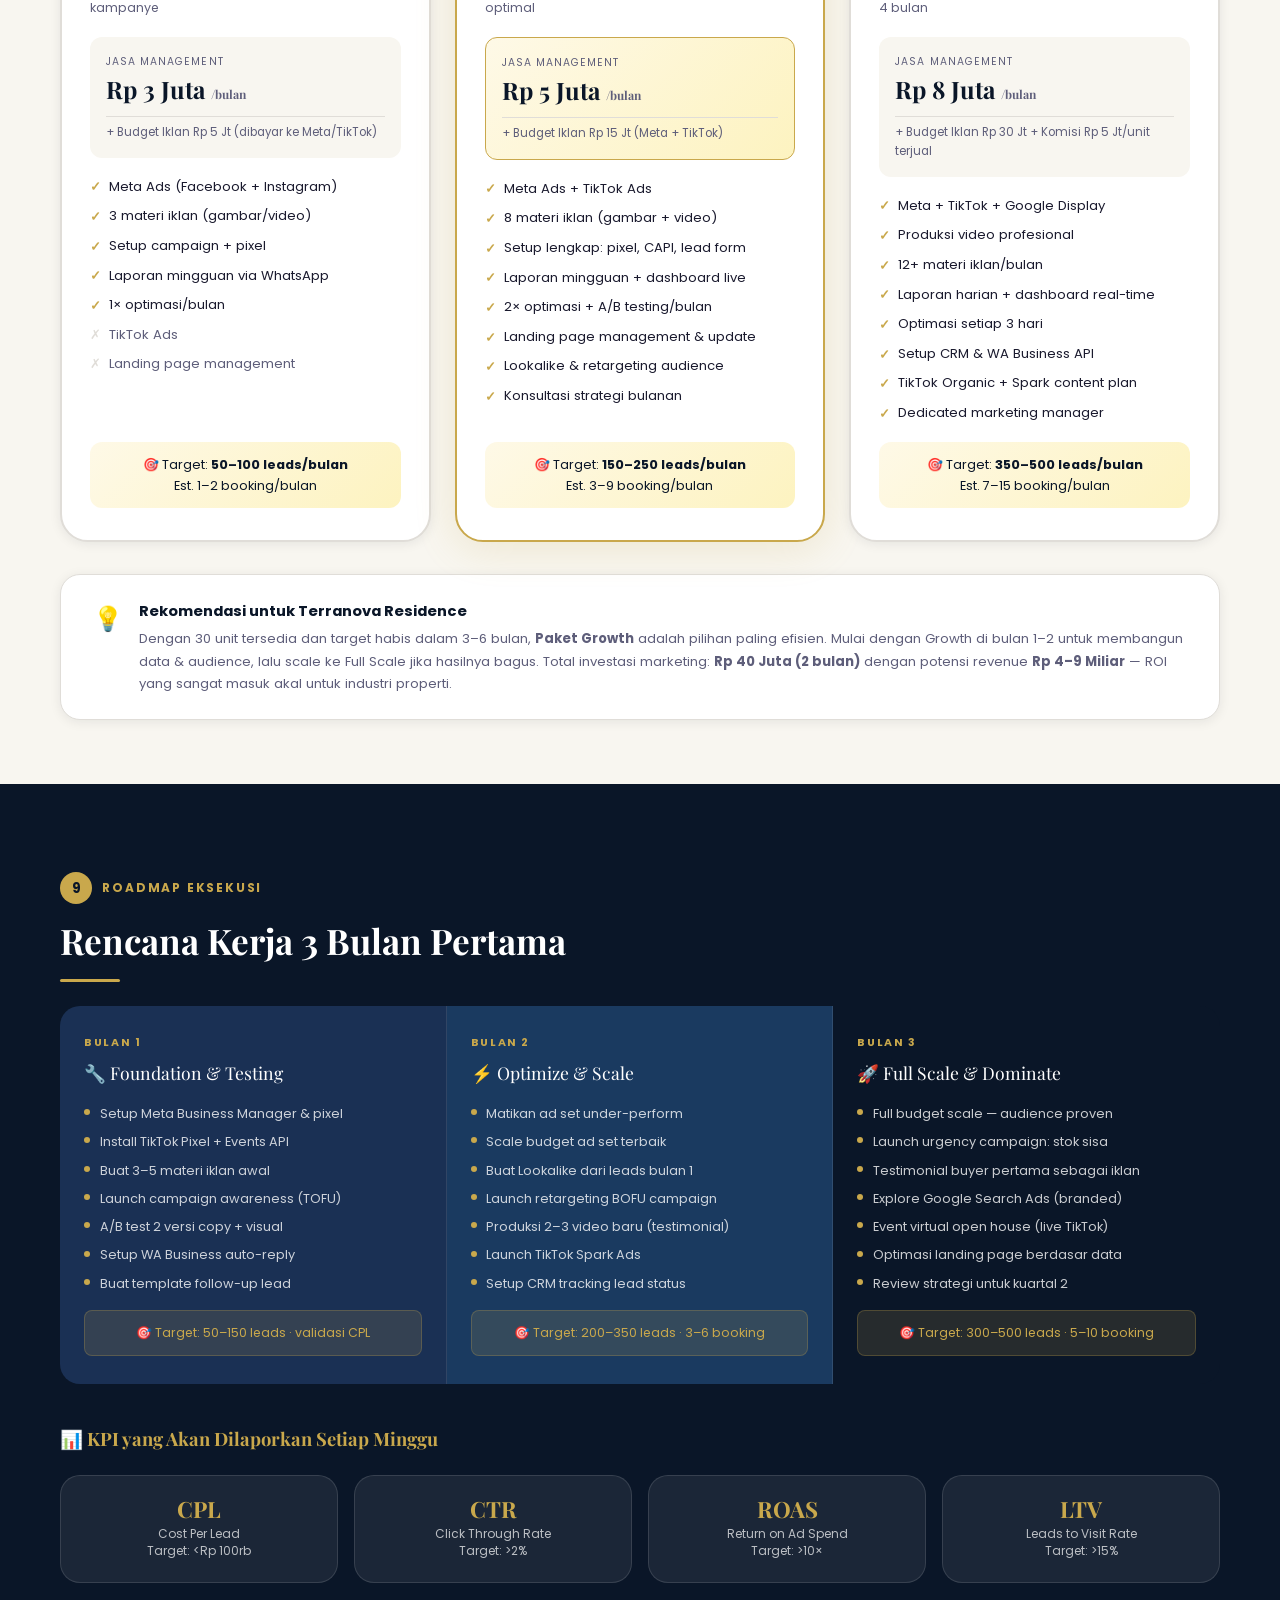
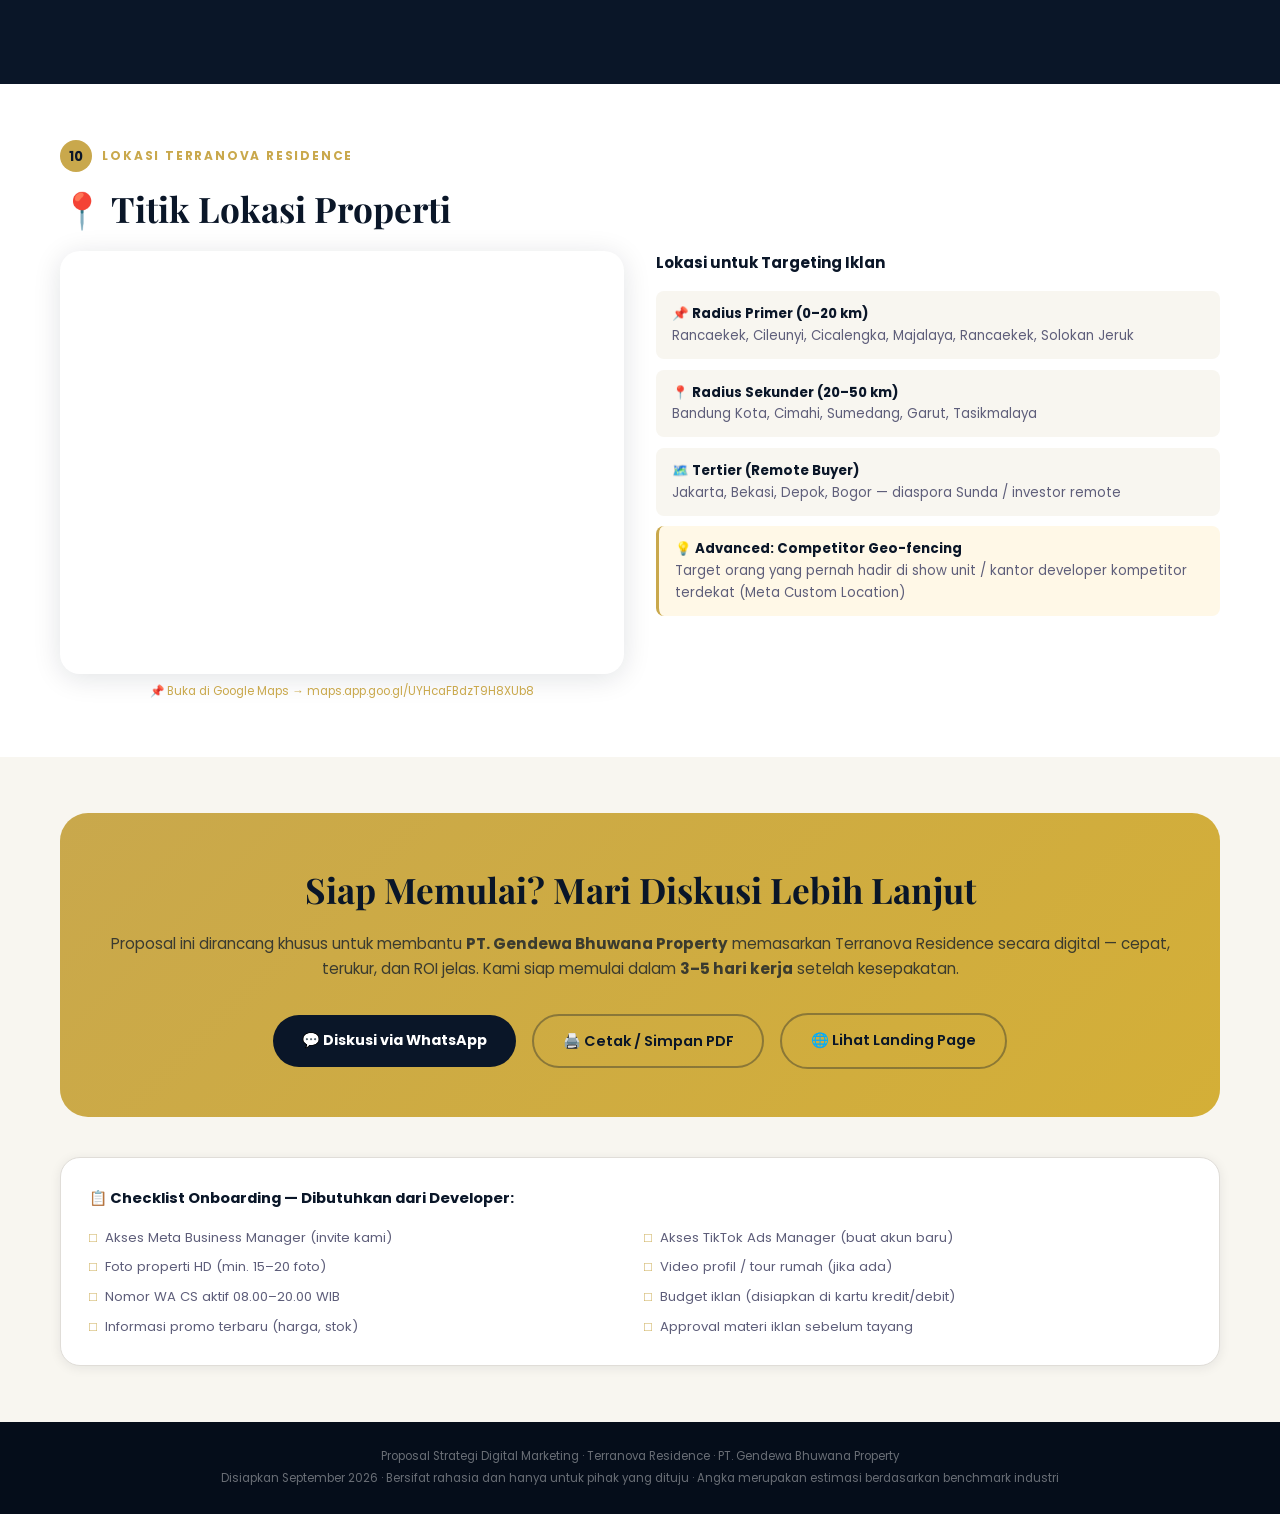
<file: strategi-iklan-terranova.html>
<!DOCTYPE html>
<html lang="id">
<head>
<meta charset="UTF-8" />
<meta name="viewport" content="width=device-width, initial-scale=1.0" />
<title>Proposal Strategi Digital Marketing – Terranova Residence</title>
<link href="https://fonts.googleapis.com/css2?family=Playfair+Display:wght@400;600;700&family=Poppins:wght@300;400;500;600;700&display=swap" rel="stylesheet" />
<link rel="stylesheet" href="style.css" />
<style>
/* ======================================================
   PROPOSAL-SPECIFIC STYLES
   Extends style.css — tidak menimpa, hanya menambah
====================================================== */

/* ── PROPOSAL LAYOUT ── */
html { scroll-behavior: smooth; }
body { font-size: 15px; }

/* Proposal nav (sticky side-scroll nav) */
.prop-nav {
  position: fixed;
  top: 0; left: 0; right: 0;
  z-index: 950;
  background: var(--navy);
  padding: .55rem var(--pad-x);
  box-shadow: 0 2px 20px rgba(0,0,0,.3);
  overflow-x: auto;
  -webkit-overflow-scrolling: touch;
  scrollbar-width: none;
}
.prop-nav::-webkit-scrollbar { display: none; }
.prop-nav-inner {
  display: flex;
  align-items: center;
  gap: .25rem;
  white-space: nowrap;
  max-width: var(--max-w);
  margin-inline: auto;
}
.prop-nav-logo {
  font-family: var(--font-head);
  font-weight: 700;
  font-size: 1rem;
  color: var(--white);
  margin-right: .75rem;
  flex-shrink: 0;
}
.prop-nav-logo span { color: var(--gold); }
.pnl {
  color: rgba(255,255,255,.72);
  font-size: .72rem;
  font-weight: 500;
  padding: .3rem .7rem;
  border-radius: 100px;
  cursor: pointer;
  transition: background var(--trans), color var(--trans);
  flex-shrink: 0;
}
.pnl:hover, .pnl.active { background: var(--gold); color: var(--navy); font-weight: 700; }

/* Print button */
.btn-print {
  margin-left: auto;
  background: var(--gold);
  color: var(--navy);
  border: none;
  padding: .32rem 1rem;
  border-radius: 100px;
  font-size: .72rem;
  font-weight: 700;
  cursor: pointer;
  flex-shrink: 0;
}

/* ── SECTION BASE ── */
.prop-section {
  padding: 5.5rem var(--pad-x) 4rem;
  min-height: 100vh;
}
.prop-section.compact { min-height: auto; padding-block: 3.5rem; }
.prop-section.bg-dark  { background: var(--navy); color: var(--white); }
.prop-section.bg-light { background: var(--off-white); }
.prop-section.bg-white { background: var(--white); }
.prop-section.bg-pattern {
  background: var(--navy);
  background-image: radial-gradient(rgba(201,168,76,.07) 1.5px, transparent 1.5px);
  background-size: 26px 26px;
  color: var(--white);
}

.prop-inner {
  max-width: var(--max-w);
  margin-inline: auto;
}

/* ── SECTION LABEL ── */
.sec-label {
  display: flex;
  align-items: center;
  gap: .65rem;
  margin-bottom: 1rem;
}
.sec-num {
  display: flex;
  align-items: center;
  justify-content: center;
  width: 32px;
  height: 32px;
  border-radius: 50%;
  background: var(--gold);
  color: var(--navy);
  font-weight: 700;
  font-size: .82rem;
  flex-shrink: 0;
}
.sec-title-sm {
  font-size: .75rem;
  font-weight: 700;
  letter-spacing: .15em;
  text-transform: uppercase;
  color: var(--gold);
}

.prop-h1 {
  font-family: var(--font-head);
  font-size: clamp(2rem, 5vw, 3.5rem);
  line-height: 1.15;
  color: var(--navy);
  margin-bottom: 1rem;
}
.prop-h1.light { color: var(--white); }
.prop-h2 {
  font-family: var(--font-head);
  font-size: clamp(1.5rem, 3.5vw, 2.2rem);
  line-height: 1.2;
  color: var(--navy);
  margin-bottom: .75rem;
}
.prop-h2.light { color: var(--white); }
.prop-h3 {
  font-family: var(--font-head);
  font-size: 1.15rem;
  color: var(--navy);
  margin-bottom: .5rem;
}
.prop-h3.light { color: var(--white); }
.prop-h3.gold { color: var(--gold); }

.lead-text {
  font-size: 1.05rem;
  color: var(--text-muted);
  line-height: 1.75;
  max-width: 680px;
}
.lead-text.light { color: rgba(255,255,255,.78); }

/* ── COVER ── */
.cover-hero {
  min-height: 100vh;
  display: flex;
  align-items: center;
  background: linear-gradient(135deg, var(--navy) 0%, #0e2040 60%, var(--navy-light) 100%);
  position: relative;
  overflow: hidden;
  padding: 5.5rem var(--pad-x) 4rem;
}
.cover-hero::before {
  content: '';
  position: absolute;
  inset: 0;
  background-image: radial-gradient(rgba(201,168,76,.08) 1.5px, transparent 1.5px);
  background-size: 30px 30px;
}
.cover-content {
  position: relative;
  z-index: 1;
  max-width: 800px;
  margin-inline: auto;
  text-align: center;
}
.cover-eyebrow {
  display: inline-block;
  background: linear-gradient(135deg, var(--gold), var(--gold-light));
  color: var(--navy);
  font-size: .75rem;
  font-weight: 700;
  letter-spacing: .15em;
  text-transform: uppercase;
  padding: .38rem 1.2rem;
  border-radius: 100px;
  margin-bottom: 2rem;
}
.cover-title {
  font-family: var(--font-head);
  font-size: clamp(2rem, 5.5vw, 3.8rem);
  line-height: 1.12;
  color: var(--white);
  margin-bottom: 1.25rem;
}
.cover-title span { color: var(--gold); }
.cover-sub {
  color: rgba(255,255,255,.75);
  font-size: clamp(1rem, 2vw, 1.2rem);
  margin-bottom: 3rem;
  line-height: 1.65;
}
.cover-meta {
  display: flex;
  align-items: center;
  justify-content: center;
  gap: 2rem;
  flex-wrap: wrap;
}
.cm-item {
  display: flex;
  flex-direction: column;
  gap: .2rem;
  align-items: center;
}
.cm-label { font-size: .68rem; color: rgba(255,255,255,.5); text-transform: uppercase; letter-spacing: .1em; }
.cm-value { font-size: .92rem; font-weight: 600; color: var(--white); }
.cm-div { width: 1px; height: 30px; background: rgba(255,255,255,.15); }

/* ── METRIC CARDS ── */
.metric-grid {
  display: grid;
  grid-template-columns: repeat(auto-fit, minmax(180px, 1fr));
  gap: 1.1rem;
}
.metric-card {
  background: rgba(255,255,255,.07);
  border: 1px solid rgba(255,255,255,.12);
  border-radius: var(--r-lg);
  padding: 1.4rem 1.2rem;
  text-align: center;
}
.metric-card.light-card {
  background: var(--white);
  border-color: var(--border);
  box-shadow: var(--shadow-sm);
}
.mc-val {
  font-family: var(--font-head);
  font-size: 1.9rem;
  font-weight: 700;
  color: var(--gold);
  line-height: 1;
  margin-bottom: .35rem;
}
.mc-val.navy { color: var(--navy); }
.mc-label { font-size: .75rem; color: rgba(255,255,255,.7); line-height: 1.4; }
.mc-label.dark { color: var(--text-muted); }
.mc-note { font-size: .65rem; color: rgba(255,255,255,.4); margin-top: .3rem; }
.mc-note.dark { color: var(--text-muted); }

/* ── PERSONA CARDS ── */
.persona-grid {
  display: grid;
  grid-template-columns: repeat(auto-fit, minmax(280px, 1fr));
  gap: 1.5rem;
}
.persona-card {
  background: var(--white);
  border-radius: var(--r-xl);
  overflow: hidden;
  box-shadow: var(--shadow-md);
  border: 1px solid var(--border);
}
.persona-head {
  padding: 1.5rem;
  display: flex;
  align-items: center;
  gap: 1rem;
}
.persona-avatar {
  width: 52px;
  height: 52px;
  border-radius: 50%;
  background: linear-gradient(135deg, var(--navy), var(--navy-light));
  display: flex;
  align-items: center;
  justify-content: center;
  font-size: 1.75rem;
  flex-shrink: 0;
}
.persona-name { font-weight: 700; font-size: 1rem; color: var(--navy); }
.persona-role { font-size: .78rem; color: var(--text-muted); }
.persona-body { padding: 0 1.5rem 1.5rem; }
.persona-tag {
  display: inline-block;
  background: var(--off-white);
  color: var(--navy);
  font-size: .68rem;
  font-weight: 600;
  padding: .2rem .6rem;
  border-radius: 4px;
  margin: .15rem .1rem .75rem;
}
.persona-rows { display: flex; flex-direction: column; gap: .55rem; }
.persona-row { display: flex; gap: .75rem; font-size: .82rem; }
.pr-icon { flex-shrink: 0; }
.pr-label { color: var(--text-muted); min-width: 70px; }
.pr-val { color: var(--text); font-weight: 500; flex: 1; }

/* ── PLATFORM STRATEGY ── */
.strategy-header {
  display: flex;
  align-items: center;
  gap: 1.1rem;
  margin-bottom: 1.75rem;
}
.platform-badge {
  display: flex;
  align-items: center;
  gap: .6rem;
  padding: .55rem 1.1rem;
  border-radius: 100px;
  font-weight: 700;
  font-size: .85rem;
}
.platform-badge.meta { background: #1877F2; color: white; }
.platform-badge.tiktok { background: #010101; color: white; border: 1px solid #333; }
.platform-badge.tiktok .pk-icon { color: #FE2C55; }

/* Campaign funnel */
.funnel-grid {
  display: grid;
  grid-template-columns: repeat(3, 1fr);
  gap: 0;
  border-radius: var(--r-lg);
  overflow: hidden;
  box-shadow: var(--shadow-md);
}
.funnel-stage {
  padding: 1.5rem 1.25rem;
  border-right: 1px solid rgba(255,255,255,.1);
  position: relative;
}
.funnel-stage:last-child { border-right: none; }
.funnel-stage.tofu  { background: var(--navy-light); }
.funnel-stage.mofu  { background: #1A3A60; }
.funnel-stage.bofu  { background: var(--navy); }
.fs-label {
  font-size: .65rem;
  font-weight: 700;
  letter-spacing: .15em;
  text-transform: uppercase;
  color: var(--gold);
  margin-bottom: .5rem;
}
.fs-title { font-weight: 700; color: var(--white); font-size: .95rem; margin-bottom: .75rem; }
.fs-items { font-size: .78rem; color: rgba(255,255,255,.72); }
.fs-items li { padding: .2rem 0; padding-left: .8rem; position: relative; }
.fs-items li::before { content: '→'; position: absolute; left: 0; color: var(--gold); }

/* Audience targeting */
.targeting-grid {
  display: grid;
  grid-template-columns: 1fr 1fr;
  gap: 1.25rem;
}
.target-card {
  background: rgba(255,255,255,.06);
  border: 1px solid rgba(255,255,255,.1);
  border-radius: var(--r-md);
  padding: 1.25rem;
}
.target-card.light {
  background: var(--white);
  border-color: var(--border);
  box-shadow: var(--shadow-sm);
}
.tc-head {
  display: flex;
  align-items: center;
  gap: .6rem;
  margin-bottom: .9rem;
  font-weight: 700;
  font-size: .88rem;
  color: var(--white);
}
.tc-head.dark { color: var(--navy); }
.tc-icon { font-size: 1.25rem; }
.tc-items { font-size: .82rem; color: rgba(255,255,255,.78); }
.tc-items.dark { color: var(--text-muted); }
.tc-items li {
  padding: .22rem 0;
  padding-left: .9rem;
  position: relative;
  border-bottom: 1px solid rgba(255,255,255,.06);
}
.tc-items.dark li { border-bottom: 1px solid var(--border); }
.tc-items li:last-child { border-bottom: none; }
.tc-items li::before {
  content: '•';
  position: absolute;
  left: 0;
  color: var(--gold);
  font-weight: 700;
}
.tc-note { font-size: .72rem; color: var(--gold); margin-top: .6rem; font-style: italic; }

/* ── AD CREATIVE CARDS ── */
.creative-list { display: flex; flex-direction: column; gap: 2rem; }
.creative-card {
  background: var(--white);
  border-radius: var(--r-xl);
  box-shadow: var(--shadow-md);
  border: 1px solid var(--border);
  overflow: hidden;
}
.cc-header {
  display: flex;
  align-items: center;
  justify-content: space-between;
  padding: 1rem 1.5rem;
  background: var(--off-white);
  border-bottom: 1px solid var(--border);
  gap: 1rem;
  flex-wrap: wrap;
}
.cc-title-group { display: flex; align-items: center; gap: .75rem; }
.cc-format-badge {
  font-size: .65rem;
  font-weight: 700;
  letter-spacing: .1em;
  text-transform: uppercase;
  padding: .25rem .7rem;
  border-radius: 100px;
}
.badge-image { background: #E3F2FD; color: #1565C0; }
.badge-video { background: #FCE4EC; color: #C62828; }
.badge-carousel { background: #F3E5F5; color: #6A1B9A; }
.badge-spark { background: #FFF3E0; color: #E65100; }
.badge-infeed { background: #E8F5E9; color: #2E7D32; }
.cc-name { font-weight: 700; font-size: .95rem; color: var(--navy); }
.cc-platform-tag { font-size: .72rem; color: var(--text-muted); font-weight: 500; }
.cc-goal { font-size: .72rem; background: var(--off-white); border: 1px solid var(--border); border-radius: 4px; padding: .2rem .5rem; color: var(--text-muted); }
.cc-body { padding: 1.5rem; }
.cc-grid { display: grid; grid-template-columns: 1fr 1fr; gap: 1.5rem; }
.cc-col-label {
  font-size: .68rem;
  font-weight: 700;
  letter-spacing: .12em;
  text-transform: uppercase;
  color: var(--text-muted);
  margin-bottom: .5rem;
}
.cc-visual {
  background: linear-gradient(135deg, var(--navy) 0%, var(--navy-light) 100%);
  border-radius: var(--r-md);
  aspect-ratio: 1/1;
  display: flex;
  flex-direction: column;
  align-items: center;
  justify-content: center;
  gap: .5rem;
  padding: 1rem;
  text-align: center;
}
.cv-ratio { font-size: .65rem; color: var(--gold); font-weight: 700; margin-bottom: .25rem; }
.cv-icon { font-size: 2.5rem; }
.cv-desc { font-size: .75rem; color: rgba(255,255,255,.7); line-height: 1.5; }
.cc-copy-box {
  background: var(--off-white);
  border-radius: var(--r-md);
  padding: 1.1rem;
  font-size: .82rem;
  line-height: 1.72;
  color: var(--text);
  height: 100%;
  border: 1px solid var(--border);
  white-space: pre-line;
}
.cc-copy-box strong { color: var(--navy); }
.cc-copy-box .headline {
  font-family: var(--font-head);
  font-size: 1rem;
  font-weight: 700;
  color: var(--navy);
  display: block;
  margin-bottom: .5rem;
  border-bottom: 1px solid var(--border);
  padding-bottom: .5rem;
}
.cc-copy-box .cta-tag {
  display: inline-block;
  margin-top: .75rem;
  background: var(--navy);
  color: var(--white);
  font-size: .72rem;
  font-weight: 700;
  padding: .28rem .75rem;
  border-radius: 4px;
}
.cc-metrics {
  display: flex;
  gap: 1rem;
  flex-wrap: wrap;
  margin-top: 1rem;
  padding-top: 1rem;
  border-top: 1px solid var(--border);
}
.cm-tag {
  font-size: .72rem;
  background: var(--off-white);
  border: 1px solid var(--border);
  border-radius: 4px;
  padding: .22rem .6rem;
  color: var(--text-muted);
}
.cm-tag strong { color: var(--navy); }

/* Video script */
.script-box {
  background: var(--navy);
  border-radius: var(--r-md);
  overflow: hidden;
}
.script-time {
  background: var(--navy-light);
  color: var(--gold);
  font-size: .7rem;
  font-weight: 700;
  padding: .3rem .8rem;
  letter-spacing: .1em;
}
.script-content {
  padding: 1rem 1.1rem;
  font-size: .82rem;
  color: rgba(255,255,255,.82);
  line-height: 1.65;
  white-space: pre-line;
}
.script-content .s-action { color: var(--gold); font-weight: 700; }

/* ── BUDGET TABLE ── */
.budget-table-wrap { overflow-x: auto; -webkit-overflow-scrolling: touch; }
.budget-table {
  width: 100%;
  border-collapse: collapse;
  font-size: .85rem;
  min-width: 580px;
}
.budget-table th {
  background: var(--navy);
  color: var(--white);
  padding: .85rem 1rem;
  text-align: left;
  font-size: .72rem;
  letter-spacing: .08em;
  text-transform: uppercase;
  white-space: nowrap;
}
.budget-table td {
  padding: .75rem 1rem;
  border-bottom: 1px solid var(--border);
  color: var(--text);
  vertical-align: middle;
}
.budget-table tr:last-child td { border-bottom: none; }
.budget-table tr:nth-child(even) td { background: var(--off-white); }
.budget-table .total-row td {
  background: #FFF8E7;
  font-weight: 700;
  color: var(--navy);
  border-top: 2px solid var(--gold);
}
.budget-table .highlight-cell { color: var(--navy); font-weight: 700; }
.badge-platform {
  display: inline-flex;
  align-items: center;
  gap: .3rem;
  font-size: .7rem;
  font-weight: 700;
  padding: .18rem .55rem;
  border-radius: 100px;
}
.bp-meta { background: #E3EFFB; color: #1877F2; }
.bp-tiktok { background: #F0F0F0; color: #010101; }
.bp-google { background: #FEF3F0; color: #EA4335; }
.bp-mgmt { background: #FFF8E7; color: #B8860B; }

/* ── PACKAGES ── */
.pkg-grid {
  display: grid;
  grid-template-columns: repeat(3, 1fr);
  gap: 1.5rem;
}
.pkg-card {
  background: var(--white);
  border-radius: var(--r-xl);
  padding: 2rem 1.75rem;
  border: 2px solid var(--border);
  box-shadow: var(--shadow-sm);
  display: flex;
  flex-direction: column;
  gap: 1.1rem;
  position: relative;
  transition: transform var(--trans), box-shadow var(--trans);
}
.pkg-card:hover { transform: translateY(-4px); box-shadow: var(--shadow-lg); }
.pkg-card.recommended {
  border-color: var(--gold);
  box-shadow: 0 6px 40px rgba(201,168,76,.2);
}
.pkg-rec-badge {
  position: absolute;
  top: -13px;
  left: 50%;
  transform: translateX(-50%);
  background: var(--gold);
  color: var(--navy);
  font-weight: 700;
  font-size: .72rem;
  padding: .25rem .9rem;
  border-radius: 100px;
  white-space: nowrap;
}
.pkg-icon { font-size: 2rem; margin-bottom: .25rem; }
.pkg-name { font-family: var(--font-head); font-size: 1.35rem; color: var(--navy); }
.pkg-tagline { font-size: .78rem; color: var(--text-muted); }
.pkg-price-wrap { padding: 1rem; background: var(--off-white); border-radius: var(--r-md); }
.pkg-mgmt-label { font-size: .65rem; color: var(--text-muted); text-transform: uppercase; letter-spacing: .1em; }
.pkg-mgmt-price { font-family: var(--font-head); font-size: 1.5rem; font-weight: 700; color: var(--navy); }
.pkg-mgmt-period { font-size: .75rem; color: var(--text-muted); }
.pkg-ad-note { font-size: .72rem; color: var(--text-muted); margin-top: .4rem; border-top: 1px solid var(--border); padding-top: .4rem; }
.pkg-features { display: flex; flex-direction: column; gap: .45rem; flex: 1; }
.pkg-feat {
  display: flex;
  align-items: flex-start;
  gap: .5rem;
  font-size: .82rem;
  color: var(--text);
}
.pf-check { color: var(--gold); font-weight: 700; flex-shrink: 0; margin-top: .05rem; }
.pkg-target {
  padding: .75rem;
  background: linear-gradient(135deg, #FEF9E7, #FDF3C0);
  border-radius: var(--r-md);
  font-size: .8rem;
  text-align: center;
  color: var(--navy);
}

/* ── LEAD FUNNEL VISUAL ── */
.lead-funnel {
  display: flex;
  flex-direction: column;
  align-items: center;
  gap: .25rem;
  max-width: 540px;
  margin-inline: auto;
}
.lf-stage {
  width: 100%;
  padding: .85rem 1.25rem;
  border-radius: var(--r-md);
  display: flex;
  align-items: center;
  justify-content: space-between;
  gap: 1rem;
}
.lf-0 { background: rgba(201,168,76,.25); border: 1px solid rgba(201,168,76,.4); width: 100%; }
.lf-1 { background: rgba(201,168,76,.2); width: 90%; }
.lf-2 { background: rgba(201,168,76,.16); width: 78%; }
.lf-3 { background: rgba(201,168,76,.12); width: 65%; }
.lf-4 { background: rgba(201,168,76,.25); width: 52%; border: 1.5px solid var(--gold); }
.lf-5 { background: var(--gold); width: 40%; }
.lf-name { font-size: .85rem; font-weight: 600; color: var(--white); }
.lf-5 .lf-name { color: var(--navy); }
.lf-val { font-size: .85rem; font-weight: 700; color: var(--gold); white-space: nowrap; }
.lf-5 .lf-val { color: var(--navy); }
.lf-arrow { font-size: .7rem; color: rgba(255,255,255,.4); text-align: center; }

/* ── ROI PROJECTION TABLE ── */
.roi-table-wrap { overflow-x: auto; }
.roi-table {
  width: 100%;
  border-collapse: collapse;
  min-width: 700px;
  font-size: .83rem;
}
.roi-table th {
  background: var(--navy);
  color: var(--white);
  padding: .8rem 1rem;
  text-align: center;
  font-size: .7rem;
  letter-spacing: .08em;
  text-transform: uppercase;
}
.roi-table th:first-child { text-align: left; }
.roi-table td {
  padding: .72rem 1rem;
  border-bottom: 1px solid var(--border);
  text-align: center;
  color: var(--text);
}
.roi-table td:first-child { text-align: left; font-weight: 600; color: var(--navy); }
.roi-table .total-row td {
  background: #FFF8E7;
  font-weight: 700;
  color: var(--navy);
  border-top: 2px solid var(--gold);
}
.roi-table .highlight { color: var(--navy); font-weight: 700; }
.roi-table tr:nth-child(even) td { background: var(--off-white); }
.roi-table .total-row td { background: #FFF8E7; }

/* ── ROADMAP ── */
.roadmap {
  display: grid;
  grid-template-columns: repeat(3, 1fr);
  gap: 0;
  border-radius: var(--r-lg);
  overflow: hidden;
}
.rm-month {
  padding: 1.75rem 1.5rem;
  border-right: 1px solid rgba(255,255,255,.1);
}
.rm-month:last-child { border-right: none; }
.rm-month.m1 { background: var(--navy-light); }
.rm-month.m2 { background: #1A3A60; }
.rm-month.m3 { background: var(--navy); }
.rm-num { color: var(--gold); font-size: .68rem; font-weight: 700; letter-spacing: .15em; text-transform: uppercase; margin-bottom: .4rem; }
.rm-phase { font-family: var(--font-head); font-size: 1.1rem; color: var(--white); margin-bottom: 1rem; }
.rm-items { display: flex; flex-direction: column; gap: .45rem; }
.rm-item {
  display: flex;
  align-items: flex-start;
  gap: .6rem;
  font-size: .8rem;
  color: rgba(255,255,255,.78);
}
.rm-dot { width: 6px; height: 6px; border-radius: 50%; background: var(--gold); flex-shrink: 0; margin-top: .38rem; }
.rm-target {
  margin-top: 1rem;
  padding: .75rem;
  background: rgba(201,168,76,.15);
  border-radius: var(--r-sm);
  border: 1px solid rgba(201,168,76,.25);
  font-size: .78rem;
  color: var(--gold);
  text-align: center;
}

/* ── CLOSING CTA ── */
.closing-cta {
  background: linear-gradient(135deg, var(--gold), var(--gold-light));
  border-radius: var(--r-xl);
  padding: 3rem 2.5rem;
  text-align: center;
}
.closing-cta h2 {
  font-family: var(--font-head);
  font-size: clamp(1.5rem, 3.5vw, 2.2rem);
  color: var(--navy);
  margin-bottom: .75rem;
}
.closing-cta p { color: rgba(10,22,40,.75); font-size: .95rem; margin-bottom: 2rem; }
.cta-action-grid {
  display: flex;
  align-items: center;
  justify-content: center;
  gap: 1rem;
  flex-wrap: wrap;
}
.btn-cta-dark {
  display: inline-flex;
  align-items: center;
  gap: .5rem;
  background: var(--navy);
  color: var(--white);
  font-weight: 700;
  font-size: .9rem;
  padding: .9rem 1.8rem;
  border-radius: 100px;
  border: none;
  cursor: pointer;
  transition: var(--trans);
}
.btn-cta-dark:hover { background: var(--navy-light); transform: translateY(-2px); }
.btn-cta-outline {
  display: inline-flex;
  align-items: center;
  gap: .5rem;
  background: transparent;
  color: var(--navy);
  font-weight: 600;
  font-size: .9rem;
  padding: .9rem 1.8rem;
  border-radius: 100px;
  border: 2px solid rgba(10,22,40,.35);
  transition: var(--trans);
}
.btn-cta-outline:hover { background: rgba(10,22,40,.1); }

/* ── DIVIDER ── */
.gold-divider { width: 60px; height: 3px; background: var(--gold); border-radius: 2px; margin: 1rem 0 1.5rem; }
.gold-divider.center { margin-inline: auto; }

/* ── TOOLTIP ── */
.tooltip-wrap { position: relative; display: inline-block; }
.tooltip-icon { width: 18px; height: 18px; border-radius: 50%; background: rgba(255,255,255,.2); color: rgba(255,255,255,.7); font-size: .7rem; display: inline-flex; align-items: center; justify-content: center; cursor: help; font-weight: 700; }
.tooltip-text {
  position: absolute;
  bottom: calc(100% + 8px);
  left: 50%;
  transform: translateX(-50%);
  background: var(--navy);
  color: white;
  font-size: .7rem;
  padding: .5rem .8rem;
  border-radius: var(--r-sm);
  white-space: nowrap;
  pointer-events: none;
  opacity: 0;
  transition: opacity .2s;
  z-index: 100;
  box-shadow: var(--shadow-md);
}
.tooltip-wrap:hover .tooltip-text { opacity: 1; }

/* ── PRINT ── */
@media print {
  .prop-nav, .btn-print, .wa-float { display: none !important; }
  body { font-size: 12px; }
  .cover-hero, .prop-section { min-height: auto; page-break-after: always; }
  .prop-section { padding-block: 2rem; }
  .cover-hero { padding: 2rem; }
  .creative-card, .persona-card, .pkg-card { break-inside: avoid; }
  .budget-table-wrap, .roi-table-wrap { overflow: visible; }
  .budget-table, .roi-table { min-width: unset; }
  a[href]:after { content: none !important; }
}

/* ── RESPONSIVE ── */
@media (max-width: 900px) {
  .funnel-grid { grid-template-columns: 1fr; }
  .targeting-grid { grid-template-columns: 1fr; }
  .cc-grid { grid-template-columns: 1fr; }
  .pkg-grid { grid-template-columns: 1fr; max-width: 420px; margin-inline: auto; }
  .roadmap { grid-template-columns: 1fr; }
  .rm-month { border-right: none; border-bottom: 1px solid rgba(255,255,255,.1); }
  .rm-month:last-child { border-bottom: none; }
  .metric-grid { grid-template-columns: repeat(2, 1fr); }
}
@media (max-width: 640px) {
  .persona-grid { grid-template-columns: 1fr; }
  .cover-meta { gap: 1rem; }
  .cm-div { display: none; }
  .cta-action-grid { flex-direction: column; align-items: stretch; }
  .metric-grid { grid-template-columns: 1fr 1fr; }
}
</style>
</head>
<body>

<!-- ============================
     PROPOSAL NAV (STICKY)
============================= -->
<nav class="prop-nav" id="propNav" aria-label="Navigasi proposal">
  <div class="prop-nav-inner">
    <span class="prop-nav-logo">TERRA<span>NOVA</span></span>
    <a class="pnl" href="#cover">Cover</a>
    <a class="pnl" href="#peluang">Peluang</a>
    <a class="pnl" href="#audience">Audience</a>
    <a class="pnl" href="#meta">Meta Ads</a>
    <a class="pnl" href="#tiktok">TikTok</a>
    <a class="pnl" href="#creative">Materi Iklan</a>
    <a class="pnl" href="#leads">Lead Gen</a>
    <a class="pnl" href="#budget">Budget & ROI</a>
    <a class="pnl" href="#packages">Paket</a>
    <a class="pnl" href="#roadmap">Roadmap</a>
    <button class="btn-print" onclick="window.print()" aria-label="Cetak proposal">🖨️ Print / PDF</button>
  </div>
</nav>

<!-- ============================
     COVER
============================= -->
<section class="cover-hero" id="cover">
  <div class="cover-content">
    <span class="cover-eyebrow">Proposal Resmi · Strategi Pemasaran Digital 2026</span>
    <h1 class="cover-title">
      Strategi Iklan Digital<br />
      <span>Meta Ads &amp; TikTok Ads</span><br />
      untuk Terranova Residence
    </h1>
    <p class="cover-sub">
      Rencana pemasaran online terukur untuk mempercepat penjualan unit hunian Terranova Residence
      di Rancaekek, Bandung — dengan target lead, estimasi biaya, ROI, dan materi iklan siap tayang.
    </p>
    <div class="cover-meta">
      <div class="cm-item"><span class="cm-label">Disiapkan Untuk</span><span class="cm-value">PT. Gendewa Bhuwana Property</span></div>
      <div class="cm-div"></div>
      <div class="cm-item"><span class="cm-label">Proyek</span><span class="cm-value">Terranova Residence</span></div>
      <div class="cm-div"></div>
      <div class="cm-item"><span class="cm-label">Tanggal</span><span class="cm-value">September 2026</span></div>
      <div class="cm-div"></div>
      <div class="cm-item"><span class="cm-label">Platform</span><span class="cm-value">Meta Ads · TikTok Ads</span></div>
    </div>
  </div>
</section>

<!-- ============================
     PELUANG PASAR
============================= -->
<section class="prop-section bg-light" id="peluang">
  <div class="prop-inner">
    <div class="sec-label">
      <div class="sec-num">1</div>
      <span class="sec-title-sm">Executive Summary &amp; Peluang Pasar</span>
    </div>
    <h2 class="prop-h2">Mengapa Sekarang Waktu Terbaik untuk Beriklan?</h2>
    <div class="gold-divider"></div>
    <p class="lead-text" style="margin-bottom:2.5rem">
      Terranova Residence hadir di momen yang tepat: demand hunian di Bandung Timur terus meningkat, 
      harga masih kompetitif, dan pengguna media sosial di area Jabodetabek-Bandung tumbuh pesat. 
      Strategi digital yang terukur akan mengakselerasi penjualan secara signifikan.
    </p>

    <div class="metric-grid" style="margin-bottom:2.5rem">
      <div class="metric-card light-card">
        <div class="mc-val navy">30</div>
        <div class="mc-label dark">Unit tersedia<br />(estimasi stok)</div>
      </div>
      <div class="metric-card light-card">
        <div class="mc-val navy">Rp 710 Jt</div>
        <div class="mc-label dark">Harga per unit<br />(68/60)</div>
      </div>
      <div class="metric-card light-card">
        <div class="mc-val navy">Rp 21,3 M</div>
        <div class="mc-label dark">Potensi total revenue<br />(30 unit × Rp 710 Jt)</div>
      </div>
      <div class="metric-card light-card">
        <div class="mc-val" style="color:var(--gold)">Rp 426 Jt</div>
        <div class="mc-label dark">Potensi komisi 2%<br />(jika semua unit terjual)</div>
      </div>
      <div class="metric-card light-card">
        <div class="mc-val navy">3–6 Bln</div>
        <div class="mc-label dark">Estimasi waktu<br />habis semua unit</div>
      </div>
      <div class="metric-card light-card">
        <div class="mc-val" style="color:#E53935">1,8 M+</div>
        <div class="mc-label dark">Pengguna Meta Ads<br />di Jawa Barat</div>
      </div>
    </div>

    <div style="background:var(--white);border-radius:var(--r-xl);padding:2rem;box-shadow:var(--shadow-sm);border:1px solid var(--border)">
      <h3 class="prop-h3" style="margin-bottom:1rem">Keunggulan Kompetitif Terranova vs Perumahan Lain di Area</h3>
      <div style="display:grid;grid-template-columns:1fr 1fr 1fr;gap:1.25rem">
        <div style="padding:1.1rem;background:var(--off-white);border-radius:var(--r-md)">
          <div style="font-size:1.5rem;margin-bottom:.5rem">🏛️</div>
          <div style="font-weight:700;font-size:.88rem;color:var(--navy);margin-bottom:.25rem">Desain Premium</div>
          <div style="font-size:.78rem;color:var(--text-muted)">Scandinavian Modern — langka di harga segmen ini. Jadi konten iklan yang self-selling.</div>
        </div>
        <div style="padding:1.1rem;background:var(--off-white);border-radius:var(--r-md)">
          <div style="font-size:1.5rem;margin-bottom:.5rem">💰</div>
          <div style="font-weight:700;font-size:.88rem;color:var(--navy);margin-bottom:.25rem">KPR Terjangkau</div>
          <div style="font-size:.78rem;color:var(--text-muted)">Angsuran 4,8 Juta/Bulan = hook iklan paling kuat untuk segmen first-time buyer.</div>
        </div>
        <div style="padding:1.1rem;background:var(--off-white);border-radius:var(--r-md)">
          <div style="font-size:1.5rem;margin-bottom:.5rem">📍</div>
          <div style="font-weight:700;font-size:.88rem;color:var(--navy);margin-bottom:.25rem">Lokasi Strategis</div>
          <div style="font-size:.78rem;color:var(--text-muted)">Dekat stasiun, tol, sekolah, pasar. Targeting location-based sangat efektif.</div>
        </div>
      </div>
    </div>
  </div>
</section>

<!-- ============================
     TARGET AUDIENCE
============================= -->
<section class="prop-section bg-dark" id="audience">
  <div class="prop-inner">
    <div class="sec-label">
      <div class="sec-num">2</div>
      <span class="sec-title-sm">Target Audience &amp; Buyer Persona</span>
    </div>
    <h2 class="prop-h2 light">Siapa yang Akan Kita Sasar?</h2>
    <div class="gold-divider"></div>
    <p class="lead-text light" style="margin-bottom:2.5rem">
      Berdasarkan profil harga, lokasi, dan spesifikasi Terranova Residence, kami mengidentifikasi 
      <strong style="color:var(--gold)">3 Buyer Persona utama</strong> yang paling berpotensi konversi.
    </p>

    <div class="persona-grid">
      <!-- Persona 1 -->
      <div class="persona-card">
        <div class="persona-head">
          <div class="persona-avatar">👨‍💼</div>
          <div>
            <div class="persona-name">Aldi — "The Upgrader"</div>
            <div class="persona-role">Karyawan swasta / ASN</div>
          </div>
        </div>
        <div class="persona-body">
          <span class="persona-tag">26–38 tahun</span>
          <span class="persona-tag">Penghasilan Rp 5–15 Jt/bln</span>
          <span class="persona-tag">Sudah menikah</span>
          <div class="persona-rows">
            <div class="persona-row"><span class="pr-icon">📍</span><span class="pr-label">Lokasi</span><span class="pr-val">Bandung, Cileunyi, Majalaya, Garut, Sumedang</span></div>
            <div class="persona-row"><span class="pr-icon">😩</span><span class="pr-label">Pain Point</span><span class="pr-val">Masih ngontrak / kos, bingung beli rumah karena DP mahal</span></div>
            <div class="persona-row"><span class="pr-icon">💡</span><span class="pr-label">Trigger</span><span class="pr-val">Angsuran kecil, DP ringan, proses KPR mudah</span></div>
            <div class="persona-row"><span class="pr-icon">📱</span><span class="pr-label">Platform</span><span class="pr-val">Facebook, Instagram, YouTube</span></div>
            <div class="persona-row"><span class="pr-icon">🎯</span><span class="pr-label">Best Hook</span><span class="pr-val">"Cicilan lebih murah dari kos premium!"</span></div>
          </div>
        </div>
      </div>

      <!-- Persona 2 -->
      <div class="persona-card">
        <div class="persona-head">
          <div class="persona-avatar">👩‍💻</div>
          <div>
            <div class="persona-name">Sari — "The Aesthetic Buyer"</div>
            <div class="persona-role">Wiraswasta / freelancer / UMKM</div>
          </div>
        </div>
        <div class="persona-body">
          <span class="persona-tag">25–40 tahun</span>
          <span class="persona-tag">Penghasilan Rp 7–20 Jt/bln</span>
          <span class="persona-tag">Single / baru menikah</span>
          <div class="persona-rows">
            <div class="persona-row"><span class="pr-icon">📍</span><span class="pr-label">Lokasi</span><span class="pr-val">Bandung Kota, Cimahi, Bekasi, Depok</span></div>
            <div class="persona-row"><span class="pr-icon">😩</span><span class="pr-label">Pain Point</span><span class="pr-val">Mau punya rumah aesthetic tapi budget terbatas</span></div>
            <div class="persona-row"><span class="pr-icon">💡</span><span class="pr-label">Trigger</span><span class="pr-val">Desain modern Scandinavian, foto interior yang bagus</span></div>
            <div class="persona-row"><span class="pr-icon">📱</span><span class="pr-label">Platform</span><span class="pr-val">Instagram, TikTok, Pinterest</span></div>
            <div class="persona-row"><span class="pr-icon">🎯</span><span class="pr-label">Best Hook</span><span class="pr-val">"Rumah Scandinavian Modern, harga lebih masuk akal dari yang kamu bayangkan"</span></div>
          </div>
        </div>
      </div>

      <!-- Persona 3 -->
      <div class="persona-card">
        <div class="persona-head">
          <div class="persona-avatar">👨‍👩‍👧</div>
          <div>
            <div class="persona-name">Pak Hendra — "The Investor Parent"</div>
            <div class="persona-role">Pengusaha / investor properti</div>
          </div>
        </div>
        <div class="persona-body">
          <span class="persona-tag">38–55 tahun</span>
          <span class="persona-tag">Penghasilan Rp 15 Jt+/bln</span>
          <span class="persona-tag">Sudah menikah, punya anak</span>
          <div class="persona-rows">
            <div class="persona-row"><span class="pr-icon">📍</span><span class="pr-label">Lokasi</span><span class="pr-val">Bandung, Jakarta, Surabaya (remote buyer)</span></div>
            <div class="persona-row"><span class="pr-icon">😩</span><span class="pr-label">Pain Point</span><span class="pr-val">Nyari properti untuk anak / investasi yang aman</span></div>
            <div class="persona-row"><span class="pr-icon">💡</span><span class="pr-label">Trigger</span><span class="pr-val">Developer terpercaya, legalitas SHM, potensi kenaikan harga</span></div>
            <div class="persona-row"><span class="pr-icon">📱</span><span class="pr-label">Platform</span><span class="pr-val">Facebook, WhatsApp, YouTube</span></div>
            <div class="persona-row"><span class="pr-icon">🎯</span><span class="pr-label">Best Hook</span><span class="pr-val">"Investasi properti Bandung — harga sekarang, nilai naik terus"</span></div>
          </div>
        </div>
      </div>
    </div>

    <div style="margin-top:2.5rem;background:rgba(255,255,255,.06);border:1px solid rgba(255,255,255,.12);border-radius:var(--r-lg);padding:1.75rem">
      <h3 class="prop-h3 gold" style="margin-bottom:1.1rem">📊 Demografik &amp; Geografik Targeting — Advanced Mode</h3>
      <div class="targeting-grid">
        <div class="target-card">
          <div class="tc-head"><span class="tc-icon">👤</span>Demografik Inti</div>
          <ul class="tc-items">
            <li>Usia: <strong style="color:var(--gold)">25–52 tahun</strong> (sweet spot: 28–42)</li>
            <li>Gender: Semua (58% pria, 42% wanita berdasarkan data industri)</li>
            <li>Status: Menikah, Baru Menikah, Lajang (25+)</li>
            <li>Pendidikan: SMA ke atas</li>
            <li>Pekerjaan: Karyawan, ASN, Wiraswasta, Profesional</li>
            <li>Bahasa: Indonesia</li>
          </ul>
        </div>
        <div class="target-card">
          <div class="tc-head"><span class="tc-icon">📍</span>Geografik (Radius Targeting)</div>
          <ul class="tc-items">
            <li><strong style="color:var(--gold)">Primer:</strong> Bandung Kab &amp; Kota (25 km radius)</li>
            <li><strong style="color:var(--gold)">Sekunder:</strong> Sumedang, Garut, Majalaya</li>
            <li><strong style="color:var(--gold)">Tersier:</strong> Bekasi, Depok, Jakarta Selatan</li>
            <li>Exclude: Dalam 2 km dari lokasi (sudah tahu)</li>
            <li>Location PIN: Jl. Rancakihiang, Bojongloa</li>
          </ul>
          <p class="tc-note">💡 Gunakan radius 35km dari pin lokasi sebagai base targeting.</p>
        </div>
        <div class="target-card">
          <div class="tc-head"><span class="tc-icon">🎯</span>Interest Targeting (Meta)</div>
          <ul class="tc-items">
            <li>Real estate, Properti, KPR, Rumah subsidi</li>
            <li>Home decor, Interior design, Scandinavian design</li>
            <li>Bank BTN, Bank BRI, Bank BNI (KPR users)</li>
            <li>99.co, Rumah.com, OLX Properti (kompetitor)</li>
            <li>First-time home buyer, Newly married</li>
            <li>Home improvement, Furnishing</li>
          </ul>
        </div>
        <div class="target-card">
          <div class="tc-head"><span class="tc-icon">⚡</span>Behavior &amp; Advanced Targeting</div>
          <ul class="tc-items">
            <li><strong style="color:var(--gold)">Custom Audience:</strong> Pixel website visitor (retargeting)</li>
            <li><strong style="color:var(--gold)">Lookalike 1–3%:</strong> Dari daftar prospek/buyer sebelumnya</li>
            <li><strong style="color:var(--gold)">Video View 75%+:</strong> Retarget yang nonton video hampir habis</li>
            <li>Engaged shoppers (pernah klik iklan properti)</li>
            <li>Expats Indonesia, Overseas Filipinos (investor)</li>
            <li>Recently moved, Planning to move</li>
          </ul>
          <p class="tc-note">⚡ Custom + Lookalike = CPL 30–50% lebih murah dari cold audience.</p>
        </div>
      </div>
    </div>
  </div>
</section>

<!-- ============================
     META ADS STRATEGY
============================= -->
<section class="prop-section bg-white" id="meta">
  <div class="prop-inner">
    <div class="sec-label">
      <div class="sec-num">3</div>
      <span class="sec-title-sm">Meta Ads — Facebook &amp; Instagram</span>
    </div>
    <div class="strategy-header">
      <div class="platform-badge meta">
        <span>f</span> Meta Ads
      </div>
      <div>
        <h2 class="prop-h2" style="margin-bottom:.2rem">Strategi Facebook &amp; Instagram Ads</h2>
        <p style="font-size:.85rem;color:var(--text-muted)">Funnel 3 stage · Lead Generation · Retargeting · Lookalike</p>
      </div>
    </div>

    <h3 class="prop-h3" style="margin-bottom:1rem">Struktur Campaign (TOFU → MOFU → BOFU)</h3>
    <div class="funnel-grid" style="margin-bottom:2.5rem">
      <div class="funnel-stage tofu">
        <div class="fs-label">TOFU — Awareness</div>
        <div class="fs-title">Kenalkan Terranova ke Audiens Baru</div>
        <ul class="fs-items">
          <li>Objective: Reach / Video Views</li>
          <li>Budget: 25% total budget</li>
          <li>Format: Video pendek 15-30 detik</li>
          <li>Konten: Fasad, area perumahan, lokasi</li>
          <li>Audience: Cold — interest + location</li>
          <li>Duration: Tayang terus sebagai brand awareness</li>
        </ul>
      </div>
      <div class="funnel-stage mofu">
        <div class="fs-label">MOFU — Consideration</div>
        <div class="fs-title">Edukasi dan Tumbuhkan Minat</div>
        <ul class="fs-items">
          <li>Objective: Lead Generation / Traffic</li>
          <li>Budget: 50% total budget</li>
          <li>Format: Carousel + Single Image + Video</li>
          <li>Konten: Interior, denah, harga, KPR info</li>
          <li>Audience: Video viewer 25%+ dari TOFU</li>
          <li>CTA: "Tanya Harga", "Download Brosur"</li>
        </ul>
      </div>
      <div class="funnel-stage bofu">
        <div class="fs-label">BOFU — Conversion</div>
        <div class="fs-title">Dorong Booking &amp; Survey</div>
        <ul class="fs-items">
          <li>Objective: Messages / Conversion</li>
          <li>Budget: 25% total budget</li>
          <li>Format: Single Image + Lead Form</li>
          <li>Konten: Promo, urgency, FOMO, testimonial</li>
          <li>Audience: Website visitors, lead form viewers</li>
          <li>CTA: "Booking Sekarang", "Jadwal Survey"</li>
        </ul>
      </div>
    </div>

    <div style="display:grid;grid-template-columns:1fr 1fr;gap:1.5rem;margin-bottom:2rem">
      <div style="background:var(--off-white);border-radius:var(--r-lg);padding:1.5rem">
        <h4 style="font-weight:700;color:var(--navy);margin-bottom:1rem;font-size:.95rem">📐 Struktur Ad Set yang Direkomendasikan</h4>
        <div style="display:flex;flex-direction:column;gap:.6rem;font-size:.82rem;color:var(--text-muted)">
          <div style="padding:.65rem .85rem;background:white;border-radius:var(--r-sm);border-left:3px solid var(--gold)">
            <strong style="color:var(--navy)">Campaign 1:</strong> Awareness — Video Views<br/>
            Ad Set A: Interest – Properti Bandung<br/>
            Ad Set B: Location – 35km dari pin
          </div>
          <div style="padding:.65rem .85rem;background:white;border-radius:var(--r-sm);border-left:3px solid #1877F2">
            <strong style="color:var(--navy)">Campaign 2:</strong> Lead Generation — KPR Info<br/>
            Ad Set A: Lookalike 1% dari buyer list<br/>
            Ad Set B: Video viewer 50%+ retargeting
          </div>
          <div style="padding:.65rem .85rem;background:white;border-radius:var(--r-sm);border-left:3px solid #E53935">
            <strong style="color:var(--navy)">Campaign 3:</strong> Conversion — Booking<br/>
            Ad Set A: Website pixel retargeting<br/>
            Ad Set B: Lead form opener (belum konversi)
          </div>
        </div>
      </div>
      <div style="background:var(--off-white);border-radius:var(--r-lg);padding:1.5rem">
        <h4 style="font-weight:700;color:var(--navy);margin-bottom:1rem;font-size:.95rem">⚙️ Pengaturan Teknis Wajib</h4>
        <div style="font-size:.82rem;color:var(--text-muted);display:flex;flex-direction:column;gap:.55rem">
          <div>✅ <strong style="color:var(--navy)">Meta Pixel</strong> — pasang di semua halaman landing page</div>
          <div>✅ <strong style="color:var(--navy)">Conversion API (CAPI)</strong> — backup data pixel jika iOS block</div>
          <div>✅ <strong style="color:var(--navy)">Lead Form Native</strong> — form di dalam FB/IG untuk mobile-first</div>
          <div>✅ <strong style="color:var(--navy)">WhatsApp Business API</strong> — click-to-WhatsApp ads</div>
          <div>✅ <strong style="color:var(--navy)">Catalog Properti</strong> — listing tiap unit jadi Dynamic Ads</div>
          <div>✅ <strong style="color:var(--navy)">Custom Events:</strong> ViewContent, Lead, InitiateCheckout</div>
          <div>✅ <strong style="color:var(--navy)">UTM Parameter</strong> — tracking per campaign/ad set/ad</div>
          <div>⚡ <strong style="color:var(--gold)">Advantage+ Campaign</strong> — AI optimization Meta terbaru</div>
        </div>
      </div>
    </div>

    <div style="background:#E8F4FD;border-radius:var(--r-md);padding:1.1rem 1.4rem;border-left:4px solid #1877F2;font-size:.83rem;color:#1565C0">
      💡 <strong>Tips Advanced:</strong> Gunakan <strong>Advantage+ Audience</strong> di MOFU campaign — biarkan Meta AI mencari audience sendiri berdasarkan sinyal pixel. Terbukti menurunkan CPL 20–40% dibanding manual targeting untuk property leads di Indonesia.
    </div>
  </div>
</section>

<!-- ============================
     TIKTOK ADS STRATEGY
============================= -->
<section class="prop-section bg-light" id="tiktok">
  <div class="prop-inner">
    <div class="sec-label">
      <div class="sec-num">4</div>
      <span class="sec-title-sm">TikTok Ads Strategy</span>
    </div>
    <div class="strategy-header">
      <div class="platform-badge tiktok">
        <span class="pk-icon">▶</span> TikTok Ads
      </div>
      <div>
        <h2 class="prop-h2" style="margin-bottom:.2rem">Strategi TikTok Ads</h2>
        <p style="font-size:.85rem;color:var(--text-muted)">In-Feed Ads · Spark Ads · TopView · Lead Generation</p>
      </div>
    </div>

    <div style="display:grid;grid-template-columns:repeat(3,1fr);gap:1.25rem;margin-bottom:2.5rem">
      <div style="background:white;border-radius:var(--r-lg);padding:1.5rem;box-shadow:var(--shadow-sm);border:1px solid var(--border)">
        <div style="font-size:1.75rem;margin-bottom:.5rem">📱</div>
        <h4 style="font-weight:700;color:var(--navy);font-size:.92rem;margin-bottom:.4rem">In-Feed Ads</h4>
        <p style="font-size:.78rem;color:var(--text-muted);line-height:1.6">Video 15–60 detik muncul di For You Page (FYP). Format paling scalable untuk lead gen properti. Cost-efficient.</p>
        <div style="margin-top:.75rem;font-size:.72rem;background:var(--off-white);padding:.5rem .7rem;border-radius:var(--r-sm)">Budget: 60% dari total TikTok budget</div>
      </div>
      <div style="background:white;border-radius:var(--r-lg);padding:1.5rem;box-shadow:var(--shadow-sm);border:1px solid var(--border)">
        <div style="font-size:1.75rem;margin-bottom:.5rem">✨</div>
        <h4 style="font-weight:700;color:var(--navy);font-size:.92rem;margin-bottom:.4rem">Spark Ads</h4>
        <p style="font-size:.78rem;color:var(--text-muted);line-height:1.6">Boost konten organik (repost, review, tour video) dari akun sendiri atau creator. Social proof tinggi, engagement lebih natural.</p>
        <div style="margin-top:.75rem;font-size:.72rem;background:var(--off-white);padding:.5rem .7rem;border-radius:var(--r-sm)">Budget: 25% dari total TikTok budget</div>
      </div>
      <div style="background:white;border-radius:var(--r-lg);padding:1.5rem;box-shadow:var(--shadow-sm);border:1px solid var(--border)">
        <div style="font-size:1.75rem;margin-bottom:.5rem">🎯</div>
        <h4 style="font-weight:700;color:var(--navy);font-size:.92rem;margin-bottom:.4rem">Lead Generation Ads</h4>
        <p style="font-size:.78rem;color:var(--text-muted);line-height:1.6">Form leads langsung di TikTok — nama, nomor WA, email. Integrasi langsung ke WhatsApp untuk follow-up instan.</p>
        <div style="margin-top:.75rem;font-size:.72rem;background:var(--off-white);padding:.5rem .7rem;border-radius:var(--r-sm)">Budget: 15% dari total TikTok budget</div>
      </div>
    </div>

    <h3 class="prop-h3" style="margin-bottom:1rem">🎯 Audience Targeting TikTok (Advanced)</h3>
    <div class="targeting-grid" style="margin-bottom:2rem">
      <div class="target-card light">
        <div class="tc-head dark"><span class="tc-icon">🏷️</span>Interest Targeting</div>
        <ul class="tc-items dark">
          <li>Real estate &amp; property Indonesia</li>
          <li>Home design, Interior, Architecture</li>
          <li>Mortgage, KPR, Finance personal</li>
          <li>Bandung lifestyle, Jabar community</li>
          <li>First home, Moving house</li>
          <li>DIY home, Home renovation</li>
        </ul>
      </div>
      <div class="target-card light">
        <div class="tc-head dark"><span class="tc-icon">📹</span>Video Interaction Audience</div>
        <ul class="tc-items dark">
          <li>Viewer konten properti / rumah</li>
          <li>Viewer konten KPR, cicilan rumah</li>
          <li>Engager hashtag: #RumahBandung #KPR #Properti</li>
          <li>Follower akun developer properti</li>
          <li>Creator: @properti.kpr.id dan sejenisnya</li>
        </ul>
        <p style="font-size:.72rem;color:var(--gold);margin-top:.5rem;font-style:italic">💡 Hashtag Targeting = fitur unik TikTok, tidak ada di Meta!</p>
      </div>
      <div class="target-card light">
        <div class="tc-head dark"><span class="tc-icon">🔁</span>Custom &amp; Lookalike Audience</div>
        <ul class="tc-items dark">
          <li>Customer File Upload (daftar prospek)</li>
          <li>App/Website Event Audience (pixel TikTok)</li>
          <li>Lead Form Opener — retarget belum submit</li>
          <li>Lookalike 1% dari customer file</li>
          <li>Video Viewer 75%+ (retarget warm audience)</li>
        </ul>
      </div>
      <div class="target-card light">
        <div class="tc-head dark"><span class="tc-icon">⚙️</span>Pengaturan Teknis Wajib</div>
        <ul class="tc-items dark">
          <li>✅ TikTok Pixel — pasang di landing page</li>
          <li>✅ Events API — server-side tracking</li>
          <li>✅ Smart+ Campaign (AI dari TikTok)</li>
          <li>✅ Video format: 9:16, min 15 detik</li>
          <li>✅ Teks hook: muncul di 3 detik pertama</li>
          <li>✅ Auto-captions aktifkan untuk engagement</li>
        </ul>
      </div>
    </div>
  </div>
</section>

<!-- ============================
     MATERI IKLAN (AD CREATIVES)
============================= -->
<section class="prop-section bg-dark" id="creative">
  <div class="prop-inner">
    <div class="sec-label">
      <div class="sec-num">5</div>
      <span class="sec-title-sm">Materi Iklan — Copy, Visual &amp; Video Script</span>
    </div>
    <h2 class="prop-h2 light">Contoh Materi Iklan Siap Tayang</h2>
    <div class="gold-divider"></div>
    <p class="lead-text light" style="margin-bottom:2.5rem">
      Berikut adalah contoh copy, visual brief, dan video script yang dirancang dengan hook kuat 
      berdasarkan buyer persona yang telah diidentifikasi.
    </p>

    <div class="creative-list">

      <!-- AD 1: Meta Single Image -->
      <div class="creative-card">
        <div class="cc-header">
          <div class="cc-title-group">
            <span class="cc-format-badge badge-image">📸 Single Image</span>
            <div>
              <div class="cc-name">Ad #1 — "Cicilan Lebih Murah dari Kos"</div>
              <div class="cc-platform-tag">Meta Ads · Facebook &amp; Instagram Feed / Stories</div>
            </div>
          </div>
          <div class="cc-goal">🎯 MOFU · Lead Generation · Persona: Aldi</div>
        </div>
        <div class="cc-body">
          <div class="cc-grid">
            <div>
              <div class="cc-col-label">Visual Brief (1:1 / 4:5)</div>
              <div class="cc-visual">
                <div class="cv-ratio">📐 1080×1080 atau 1080×1350px</div>
                <div class="cv-icon">🏠</div>
                <div class="cv-desc">
                  <strong style="color:var(--gold)">Foto:</strong> Fasad depan Terranova angle low-shot dramatis<br/><br/>
                  <strong style="color:var(--gold)">Overlay teks:</strong><br/>
                  Headline besar: <em>"Rp 4,8 Jt/Bulan"</em><br/>
                  Sub: "Rumah 2 Lantai Scandinavian Modern"<br/><br/>
                  <strong style="color:var(--gold)">Logo:</strong> Terranova pojok kiri bawah<br/>
                  <strong style="color:var(--gold)">Badge:</strong> "GRATIS Pajak" pojok kanan atas
                </div>
              </div>
            </div>
            <div>
              <div class="cc-col-label">Ad Copy</div>
              <div class="cc-copy-box"><span class="headline">🏠 Masih Bayar Kos Tiap Bulan? Ini Saatnya Punya Rumah Sendiri.</span>
Banyak yang belum tahu — cicilan rumah impian bisa LEBIH MURAH dari biaya kos di Bandung.

<strong>Terranova Residence</strong> hadir untuk kamu yang udah capek ngontrak:

✅ Rumah 2 lantai, desain Scandinavian Modern
✅ 3 kamar tidur + balkon view asri
✅ KPR angsuran mulai <strong>Rp 4.826.551/bulan</strong>
✅ GRATIS biaya pajak — masa promo ini!
✅ Booking fee cuma <strong>Rp 3 JUTA</strong>

📍 Rancaekek Bandung — dekat stasiun, tol Cileunyi, sekolah &amp; pasar.

⚠️ Unit terbatas! Jangan sampai kehabisan.

👇 Klik untuk cek harga lengkap &amp; jadwal survey GRATIS<span class="cta-tag">📋 Pelajari Selengkapnya →</span></div>
              <div class="cc-metrics">
                <span class="cm-tag">Target CTR: <strong>2–4%</strong></span>
                <span class="cm-tag">Est. CPL: <strong>Rp 35–80rb</strong></span>
                <span class="cm-tag">Audience: <strong>Cold + Warm</strong></span>
              </div>
            </div>
          </div>
        </div>
      </div>

      <!-- AD 2: Meta Carousel -->
      <div class="creative-card">
        <div class="cc-header">
          <div class="cc-title-group">
            <span class="cc-format-badge badge-carousel">🎠 Carousel</span>
            <div>
              <div class="cc-name">Ad #2 — "5 Alasan Pilih Terranova"</div>
              <div class="cc-platform-tag">Meta Ads · Facebook &amp; Instagram Feed</div>
            </div>
          </div>
          <div class="cc-goal">🎯 MOFU · Traffic + Lead · Persona: Sari &amp; Aldi</div>
        </div>
        <div class="cc-body">
          <div class="cc-col-label" style="margin-bottom:.75rem">Primary Text (di atas carousel)</div>
          <div class="cc-copy-box" style="margin-bottom:1.25rem">Bingung cari rumah yang <strong>estetik, fungsional, dan harganya masuk akal</strong> di Bandung?

Swipe → untuk lihat 5 alasan kenapa Terranova Residence jadi pilihan terbaik tahun ini 👇</div>

          <div class="cc-col-label" style="margin-bottom:.75rem">Slide Carousel (5 kartu)</div>
          <div style="display:grid;grid-template-columns:repeat(5,1fr);gap:.5rem">
            <div style="background:var(--navy);border-radius:var(--r-sm);padding:.85rem;text-align:center">
              <div style="font-size:1.5rem;margin-bottom:.35rem">🏛️</div>
              <div style="font-size:.65rem;color:var(--gold);font-weight:700">SLIDE 1</div>
              <div style="font-size:.7rem;color:white;margin-top:.25rem">Desain Scandinavian Modern yang langka di harga ini</div>
            </div>
            <div style="background:var(--navy-light);border-radius:var(--r-sm);padding:.85rem;text-align:center">
              <div style="font-size:1.5rem;margin-bottom:.35rem">💰</div>
              <div style="font-size:.65rem;color:var(--gold);font-weight:700">SLIDE 2</div>
              <div style="font-size:.7rem;color:white;margin-top:.25rem">KPR mulai 4,8 Juta/Bulan</div>
            </div>
            <div style="background:var(--navy);border-radius:var(--r-sm);padding:.85rem;text-align:center">
              <div style="font-size:1.5rem;margin-bottom:.35rem">📍</div>
              <div style="font-size:.65rem;color:var(--gold);font-weight:700">SLIDE 3</div>
              <div style="font-size:.7rem;color:white;margin-top:.25rem">Lokasi strategis, dekat stasiun &amp; tol Cileunyi</div>
            </div>
            <div style="background:var(--navy-light);border-radius:var(--r-sm);padding:.85rem;text-align:center">
              <div style="font-size:1.5rem;margin-bottom:.35rem">🏗️</div>
              <div style="font-size:.65rem;color:var(--gold);font-weight:700">SLIDE 4</div>
              <div style="font-size:.7rem;color:white;margin-top:.25rem">Material premium: granit 60×60, baja ringan, gypsum</div>
            </div>
            <div style="background:var(--gold);border-radius:var(--r-sm);padding:.85rem;text-align:center">
              <div style="font-size:1.5rem;margin-bottom:.35rem">🎁</div>
              <div style="font-size:.65rem;color:var(--navy);font-weight:700">SLIDE 5</div>
              <div style="font-size:.7rem;color:var(--navy);margin-top:.25rem">GRATIS Pajak! Booking 3 Juta Aja!</div>
            </div>
          </div>
          <div class="cc-metrics" style="margin-top:1rem;padding-top:1rem;border-top:1px solid var(--border)">
            <span class="cm-tag">Target CTR: <strong>3–6%</strong></span>
            <span class="cm-tag">Best for: <strong>Instagram Feed</strong></span>
            <span class="cm-tag">Tiap slide: <strong>CTA ke WA</strong></span>
          </div>
        </div>
      </div>

      <!-- AD 3: META VIDEO SCRIPT -->
      <div class="creative-card">
        <div class="cc-header">
          <div class="cc-title-group">
            <span class="cc-format-badge badge-video">🎬 Video Ad</span>
            <div>
              <div class="cc-name">Ad #3 — Hook FOMO "Unit Hampir Habis"</div>
              <div class="cc-platform-tag">Meta Ads · Facebook/IG Reels + TikTok In-Feed</div>
            </div>
          </div>
          <div class="cc-goal">🎯 BOFU · Urgency · Persona: Semua</div>
        </div>
        <div class="cc-body">
          <div class="cc-col-label" style="margin-bottom:.75rem">Script Video (30 detik · Ratio 9:16 · Vertikal)</div>
          <div class="script-box">
            <div class="script-time">⏱ 0–3 detik — HOOK (tampilkan di 3 detik pertama, teks overlay besar)</div>
            <div class="script-content"><span class="s-action">[VISUAL: Close-up fasad dramatis, kamera perlahan menjauh]</span>
<strong style="color:white">TEKS OVERLAY BESAR: "⚠️ Jangan Beli Rumah di Bandung Sebelum Lihat Ini!"</strong></div>
            <div class="script-time">⏱ 3–10 detik — PROBLEM AGITATION</div>
            <div class="script-content"><span class="s-action">[Voice over + teks overlay rolling]</span>
"Udah capek nyewa kontrakan tiap tahun naik?
Mau punya rumah tapi bingung soal DP dan KPR?"</div>
            <div class="script-time">⏱ 10–22 detik — SOLUTION SHOWCASE</div>
            <div class="script-content"><span class="s-action">[Cut ke: interior ruang tamu → dapur → kamar tidur → balkon → fasad malam]</span>
"Terranova Residence — hunian Scandinavian Modern 2 lantai di Rancaekek Bandung.
3 kamar tidur. Desain premium. Angsuran mulai <strong style="color:var(--gold)">4,8 juta per bulan!</strong>"</div>
            <div class="script-time">⏱ 22–30 detik — CTA URGENCY</div>
            <div class="script-content"><span class="s-action">[Visual: badge GRATIS PAJAK animasi masuk + nomor WA]</span>
<strong style="color:var(--gold)">"GRATIS biaya pajak! Booking mulai 3 JUTA DOANG."</strong>
"Stok terbatas. Chat kami sekarang — survey GRATIS!"
<span class="s-action">[End card: Logo Terranova + nomor WA + tombol CTA]</span></div>
          </div>
          <div class="cc-metrics">
            <span class="cm-tag">Duration: <strong>30 detik</strong></span>
            <span class="cm-tag">Format: <strong>9:16 vertikal</strong></span>
            <span class="cm-tag">Hook style: <strong>FOMO + Problem</strong></span>
            <span class="cm-tag">Est. VTR: <strong>15–25%</strong></span>
          </div>
        </div>
      </div>

      <!-- AD 4: TikTok In-Feed POV -->
      <div class="creative-card">
        <div class="cc-header">
          <div class="cc-title-group">
            <span class="cc-format-badge badge-infeed">▶ TikTok In-Feed</span>
            <div>
              <div class="cc-name">Ad #4 — "POV: Punya Rumah Sendiri" (TikTok Native)</div>
              <div class="cc-platform-tag">TikTok Ads · In-Feed · For You Page</div>
            </div>
          </div>
          <div class="cc-goal">🎯 TOFU–MOFU · Awareness → Lead · Persona: Sari</div>
        </div>
        <div class="cc-body">
          <div class="cc-col-label" style="margin-bottom:.75rem">Script TikTok (15–20 detik · Ultra-fast cuts · Native style)</div>
          <div class="script-box">
            <div class="script-time">⏱ 0–2 detik — HOOK (nempel di 2 detik pertama atau skip!)</div>
            <div class="script-content"><span class="s-action">[Drone shot atas kawasan Terranova dari langit, caption masuk]</span>
<strong style="color:var(--gold)">TEKS: "POV: Kamu akhirnya punya rumah Scandinavian di Bandung 🏠✨"</strong></div>
            <div class="script-time">⏱ 2–8 detik — QUICK SHOWCASE (cut tiap 1.5 detik)</div>
            <div class="script-content"><span class="s-action">[Fast cut montage: fasad → carport → teras → ruang tamu → dapur → kamar → balkon]</span>
Setiap cut: teks overlay singkat:
"2 Lantai" → "3 Kamar Tidur" → "Balkon" → "Granit 60×60"</div>
            <div class="script-time">⏱ 8–15 detik — PRICE REVEAL + CTA</div>
            <div class="script-content"><span class="s-action">[Zoom ke fasad dari jauh, musik naik]</span>
<strong style="color:var(--gold)">Teks besar: "Angsuran mulai 4.826.551/bulan 😱"</strong>
"Terranova Residence, Rancaekek Bandung"
"GRATIS biaya pajak! Booking 3 Juta!"

<span class="s-action">[Caption TikTok]: 🏠 Rumah impian kamu ada di sini! Link di bio atau chat langsung 👇</span>
<strong style="color:var(--gold)">Hashtag: #TerrannovaResidence #RumahBandung #KPRMurah #RumahScandinavian #BandungProperti</strong></div>
          </div>
          <div class="cc-metrics">
            <span class="cm-tag">Duration: <strong>15–20 detik</strong></span>
            <span class="cm-tag">Style: <strong>Native TikTok (no logo di awal)</strong></span>
            <span class="cm-tag">Music: <strong>Trending sound/original</strong></span>
            <span class="cm-tag">Est. CPL: <strong>Rp 25–70rb</strong></span>
          </div>
        </div>
      </div>

      <!-- AD 5: TikTok Spark Ads -->
      <div class="creative-card">
        <div class="cc-header">
          <div class="cc-title-group">
            <span class="cc-format-badge badge-spark">✨ TikTok Spark Ads</span>
            <div>
              <div class="cc-name">Ad #5 — "Day in the Life" Konten Organik di-boost</div>
              <div class="cc-platform-tag">TikTok Spark Ads · dari akun @terranovaresidence</div>
            </div>
          </div>
          <div class="cc-goal">🎯 TOFU · Social Proof · Persona: Semua</div>
        </div>
        <div class="cc-body">
          <p style="font-size:.85rem;color:var(--text-muted);margin-bottom:1.25rem">
            <strong>Konsep:</strong> Buat konten organik dari akun TikTok resmi Terranova, lalu boost sebagai Spark Ads. 
            Terasa lebih natural, komentar &amp; likes dari konten organik tetap muncul — meningkatkan trust.
          </p>
          <div class="cc-col-label" style="margin-bottom:.75rem">Ide Konten Organik untuk di-Spark:</div>
          <div style="display:flex;flex-direction:column;gap:.6rem;font-size:.82rem">
            <div style="background:var(--off-white);border-radius:var(--r-sm);padding:.75rem 1rem;display:flex;align-items:center;gap:.75rem">
              <span style="font-size:1.25rem">🎬</span>
              <div><strong style="color:var(--navy)">"Tour Rumah Terranova 68/60 — 2 Lantai Scandinavian!"</strong><br/><span style="color:var(--text-muted)">Walking tour 60 detik dari carport → semua ruangan → balkon</span></div>
            </div>
            <div style="background:var(--off-white);border-radius:var(--r-sm);padding:.75rem 1rem;display:flex;align-items:center;gap:.75rem">
              <span style="font-size:1.25rem">💸</span>
              <div><strong style="color:var(--navy)">"Hitung Bareng: Cicilan Rumah vs Biaya Kos di Bandung"</strong><br/><span style="color:var(--text-muted)">Konten edukasi — breakdown angsuran vs kos premium. Very shareable.</span></div>
            </div>
            <div style="background:var(--off-white);border-radius:var(--r-sm);padding:.75rem 1rem;display:flex;align-items:center;gap:.75rem">
              <span style="font-size:1.25rem">🌅</span>
              <div><strong style="color:var(--navy)">"Beginilah Suasana Pagi di Terranova Residence"</strong><br/><span style="color:var(--text-muted)">Lifestyle content — area cluster, RTH, lingkungan asri. FOMO inducing.</span></div>
            </div>
            <div style="background:var(--off-white);border-radius:var(--r-sm);padding:.75rem 1rem;display:flex;align-items:center;gap:.75rem">
              <span style="font-size:1.25rem">🏗️</span>
              <div><strong style="color:var(--navy)">"Spesifikasi Rumah 710 Juta — Worth It atau Nggak?"</strong><br/><span style="color:var(--text-muted)">Review material bangunan satu per satu. Konten edukatif = engagement tinggi.</span></div>
            </div>
          </div>
          <div class="cc-metrics">
            <span class="cm-tag">Post frequency: <strong>3–5x/minggu</strong></span>
            <span class="cm-tag">Spark: <strong>2–3 video terbaik/bulan</strong></span>
            <span class="cm-tag">Budget Spark: <strong>Rp 500rb–1jt/video</strong></span>
          </div>
        </div>
      </div>

    </div><!-- /creative-list -->
  </div>
</section>

<!-- ============================
     LEAD GENERATION
============================= -->
<section class="prop-section bg-white" id="leads">
  <div class="prop-inner">
    <div class="sec-label">
      <div class="sec-num">6</div>
      <span class="sec-title-sm">Strategi Lead Generation &amp; Conversion Funnel</span>
    </div>
    <h2 class="prop-h2">Dari Klik Iklan Jadi Booking</h2>
    <div class="gold-divider"></div>

    <div style="display:grid;grid-template-columns:1fr 1fr;gap:3rem;align-items:start;margin-bottom:3rem">
      <div>
        <h3 class="prop-h3" style="margin-bottom:1.5rem">📊 Conversion Funnel Terranova</h3>
        <div class="lead-funnel">
          <div class="lf-stage lf-0">
            <span class="lf-name">👁️ Tayangan Iklan (Impressions)</span>
            <span class="lf-val">100.000+/bln</span>
          </div>
          <div class="lf-arrow">↓ ~3% klik</div>
          <div class="lf-stage lf-1">
            <span class="lf-name">🖱️ Klik ke Landing Page</span>
            <span class="lf-val">3.000–5.000</span>
          </div>
          <div class="lf-arrow">↓ ~5% isi form</div>
          <div class="lf-stage lf-2">
            <span class="lf-name">📋 Submit Form / Chat WA</span>
            <span class="lf-val">150–250 leads</span>
          </div>
          <div class="lf-arrow">↓ 40% leads qualified</div>
          <div class="lf-stage lf-3">
            <span class="lf-name">✅ Leads Qualified (HOT)</span>
            <span class="lf-val">60–100 hot leads</span>
          </div>
          <div class="lf-arrow">↓ 30% setuju survey</div>
          <div class="lf-stage lf-4">
            <span class="lf-name">📅 Survey ke Lokasi</span>
            <span class="lf-val">18–30 orang</span>
          </div>
          <div class="lf-arrow">↓ 20–30% booking</div>
          <div class="lf-stage lf-5">
            <span class="lf-name">🏠 BOOKING UNIT!</span>
            <span class="lf-val">3–9 unit/bln</span>
          </div>
        </div>
        <p style="font-size:.75rem;color:var(--text-muted);margin-top:.75rem;text-align:center;font-style:italic">
          *Proyeksi dengan budget iklan Rp 15 Juta/bulan (paket Growth)
        </p>
      </div>

      <div>
        <h3 class="prop-h3" style="margin-bottom:1.1rem">⚙️ Lead Management SOP</h3>
        <div style="display:flex;flex-direction:column;gap:.75rem">
          <div style="background:var(--off-white);border-radius:var(--r-md);padding:1.1rem;border-left:3px solid var(--gold)">
            <div style="font-weight:700;font-size:.88rem;color:var(--navy);margin-bottom:.35rem">⚡ Respon Maksimal 5 Menit</div>
            <div style="font-size:.78rem;color:var(--text-muted)">Setiap lead masuk WAJIB direspon &lt;5 menit. Lead properti yang direspon dalam 5 menit memiliki konversi 9× lebih tinggi. Setup WA Business auto-reply.</div>
          </div>
          <div style="background:var(--off-white);border-radius:var(--r-md);padding:1.1rem;border-left:3px solid #1877F2">
            <div style="font-weight:700;font-size:.88rem;color:var(--navy);margin-bottom:.35rem">📱 Lead Qualification Script</div>
            <div style="font-size:.78rem;color:var(--text-muted)">Tanyakan: Budget? Cash/KPR? Timeline beli? Untuk siapa? Ini membantu filter HOT vs COLD lead agar tim sales fokus ke yang berpotensi closing.</div>
          </div>
          <div style="background:var(--off-white);border-radius:var(--r-md);padding:1.1rem;border-left:3px solid #25D366">
            <div style="font-weight:700;font-size:.88rem;color:var(--navy);margin-bottom:.35rem">📆 Follow-up Jadwal</div>
            <div style="font-size:.78rem;color:var(--text-muted)">Hari 1: Respon + kirim brosur digital. Hari 3: Follow-up jadwal survey. Hari 7: Reminder promo. Hari 14: Final offer. Gunakan CRM sederhana (Google Sheet atau Notion).</div>
          </div>
          <div style="background:var(--off-white);border-radius:var(--r-md);padding:1.1rem;border-left:3px solid #E53935">
            <div style="font-weight:700;font-size:.88rem;color:var(--navy);margin-bottom:.35rem">🔁 Retargeting Cold Leads</div>
            <div style="font-size:.78rem;color:var(--text-muted)">Lead yang belum konversi di-retarget ulang via Meta Ads (upload list ke Custom Audience) dengan materi iklan berbeda: testimonial, urgency stok, atau promo baru.</div>
          </div>
          <div style="background:var(--off-white);border-radius:var(--r-md);padding:1.1rem;border-left:3px solid var(--navy)">
            <div style="font-weight:700;font-size:.88rem;color:var(--navy);margin-bottom:.35rem">📊 Tools Rekomendasi</div>
            <div style="font-size:.78rem;color:var(--text-muted)">CRM: <strong>Google Sheet CRM template</strong> (gratis) atau <strong>HubSpot Free</strong>. WA Blast: <strong>WhatsApp Business API</strong>. Laporan mingguan otomatis dari Meta Ads Manager.</div>
          </div>
        </div>
      </div>
    </div>

    <!-- Target Leads Per Bulan -->
    <h3 class="prop-h3" style="margin-bottom:1rem">🎯 Target Leads Per Bulan (Per Paket)</h3>
    <div class="metric-grid">
      <div class="metric-card light-card">
        <div class="mc-val">50–100</div>
        <div class="mc-label dark">Total leads/bulan<br /><strong>Paket Starter</strong><br/>Budget iklan Rp 5 Jt</div>
        <div class="mc-note dark">Est. CPL: Rp 50–100rb<br/>Potensi 1–3 booking/bln</div>
      </div>
      <div class="metric-card light-card" style="border:2px solid var(--gold)">
        <div class="mc-val">150–250</div>
        <div class="mc-label dark">Total leads/bulan<br /><strong style="color:var(--gold)">Paket Growth ⭐</strong><br/>Budget iklan Rp 15 Jt</div>
        <div class="mc-note dark">Est. CPL: Rp 60–100rb<br/>Potensi 3–9 booking/bln</div>
      </div>
      <div class="metric-card light-card">
        <div class="mc-val">350–500</div>
        <div class="mc-label dark">Total leads/bulan<br /><strong>Paket Full Scale</strong><br/>Budget iklan Rp 30 Jt</div>
        <div class="mc-note dark">Est. CPL: Rp 60–85rb<br/>Potensi 7–15 booking/bln</div>
      </div>
      <div class="metric-card light-card">
        <div class="mc-val" style="font-size:1.4rem">10–20%</div>
        <div class="mc-label dark">Lead to Survey Rate<br />(industri properti)</div>
        <div class="mc-note dark">Meningkat jika follow-up cepat &lt; 5 menit</div>
      </div>
      <div class="metric-card light-card">
        <div class="mc-val" style="font-size:1.4rem">20–30%</div>
        <div class="mc-label dark">Survey to Booking Rate<br />(dengan landing page bagus)</div>
        <div class="mc-note dark">Meningkat dengan tour virtual &amp; brosur digital</div>
      </div>
      <div class="metric-card light-card">
        <div class="mc-val" style="font-size:1.4rem">85–95%</div>
        <div class="mc-label dark">Booking to Closing Rate<br />(jika KPR diapprove)</div>
        <div class="mc-note dark">Turun jika KPR ditolak — bantu calon buyer pilih bank</div>
      </div>
    </div>
  </div>
</section>

<!-- ============================
     BUDGET & ROI
============================= -->
<section class="prop-section bg-pattern" id="budget">
  <div class="prop-inner">
    <div class="sec-label">
      <div class="sec-num">7</div>
      <span class="sec-title-sm">Estimasi Budget &amp; Proyeksi ROI</span>
    </div>
    <h2 class="prop-h2 light">Rincian Biaya &amp; Return on Investment</h2>
    <div class="gold-divider"></div>

    <h3 class="prop-h3 gold" style="margin-bottom:1rem">📋 Tabel Rincian Budget — Paket Growth (Recommended)</h3>
    <div class="budget-table-wrap" style="margin-bottom:2.5rem">
      <table class="budget-table">
        <thead>
          <tr>
            <th>Komponen</th>
            <th>Platform</th>
            <th>Estimasi Biaya/Bulan</th>
            <th>Keterangan</th>
          </tr>
        </thead>
        <tbody>
          <tr>
            <td>Meta Ads — Awareness (TOFU)</td>
            <td><span class="badge-platform bp-meta">📘 Meta</span></td>
            <td class="highlight-cell">Rp 3.750.000</td>
            <td>25% dari Rp 15 Jt — video views campaign</td>
          </tr>
          <tr>
            <td>Meta Ads — Lead Gen (MOFU)</td>
            <td><span class="badge-platform bp-meta">📘 Meta</span></td>
            <td class="highlight-cell">Rp 4.500.000</td>
            <td>30% — carousel + single image ads</td>
          </tr>
          <tr>
            <td>Meta Ads — Conversion (BOFU)</td>
            <td><span class="badge-platform bp-meta">📘 Meta</span></td>
            <td class="highlight-cell">Rp 1.500.000</td>
            <td>10% — retargeting, urgency ads</td>
          </tr>
          <tr>
            <td>TikTok Ads — In-Feed + Spark</td>
            <td><span class="badge-platform bp-tiktok">▶ TikTok</span></td>
            <td class="highlight-cell">Rp 4.500.000</td>
            <td>30% — video native + spark ads</td>
          </tr>
          <tr>
            <td>TikTok Lead Gen Form</td>
            <td><span class="badge-platform bp-tiktok">▶ TikTok</span></td>
            <td class="highlight-cell">Rp 750.000</td>
            <td>5% — lead form campaign</td>
          </tr>
          <tr class="total-row">
            <td>TOTAL BUDGET IKLAN</td>
            <td>Meta + TikTok</td>
            <td>Rp 15.000.000</td>
            <td>Dibayarkan langsung ke platform ads</td>
          </tr>
          <tr>
            <td>Jasa Manajemen Iklan</td>
            <td><span class="badge-platform bp-mgmt">⭐ Kami</span></td>
            <td class="highlight-cell">Rp 5.000.000</td>
            <td>Setup, optimasi, laporan, materi iklan</td>
          </tr>
          <tr class="total-row">
            <td>TOTAL PENGELUARAN MARKETING</td>
            <td>—</td>
            <td>Rp 20.000.000/bulan</td>
            <td>All-in: iklan + jasa management</td>
          </tr>
        </tbody>
      </table>
    </div>

    <h3 class="prop-h3 gold" style="margin-bottom:1rem">📈 Proyeksi ROI — 3 Bulan Pertama</h3>
    <div class="roi-table-wrap">
      <table class="roi-table">
        <thead>
          <tr>
            <th>Metrik</th>
            <th>Bulan 1 (Testing)</th>
            <th>Bulan 2 (Optimize)</th>
            <th>Bulan 3 (Scale)</th>
            <th>Total 3 Bulan</th>
          </tr>
        </thead>
        <tbody>
          <tr>
            <td>Budget Iklan</td>
            <td>Rp 10.000.000</td>
            <td>Rp 15.000.000</td>
            <td>Rp 20.000.000</td>
            <td class="highlight">Rp 45.000.000</td>
          </tr>
          <tr>
            <td>Jasa Management</td>
            <td>Rp 5.000.000</td>
            <td>Rp 5.000.000</td>
            <td>Rp 5.000.000</td>
            <td class="highlight">Rp 15.000.000</td>
          </tr>
          <tr>
            <td>Total Pengeluaran</td>
            <td>Rp 15.000.000</td>
            <td>Rp 20.000.000</td>
            <td>Rp 25.000.000</td>
            <td class="highlight">Rp 60.000.000</td>
          </tr>
          <tr>
            <td>Estimasi Total Leads</td>
            <td>100–150</td>
            <td>200–300</td>
            <td>300–450</td>
            <td class="highlight">600–900 leads</td>
          </tr>
          <tr>
            <td>Hot Leads (qualified 40%)</td>
            <td>40–60</td>
            <td>80–120</td>
            <td>120–180</td>
            <td class="highlight">240–360 HOT</td>
          </tr>
          <tr>
            <td>Survey ke Lokasi (15%)</td>
            <td>6–9 orang</td>
            <td>12–18 orang</td>
            <td>18–27 orang</td>
            <td class="highlight">36–54 orang</td>
          </tr>
          <tr>
            <td>Estimasi Booking (25%)</td>
            <td>1–2 unit</td>
            <td>3–5 unit</td>
            <td>5–7 unit</td>
            <td class="highlight">9–14 unit</td>
          </tr>
          <tr>
            <td>Revenue Developer (Rp 710 Jt/unit)</td>
            <td>Rp 710 Jt – 1,4 M</td>
            <td>Rp 2,1 M – 3,55 M</td>
            <td>Rp 3,55 M – 4,97 M</td>
            <td class="highlight">Rp 6,39 M – 9,94 M</td>
          </tr>
          <tr class="total-row">
            <td>ROI Marketing (Revenue/Budget)</td>
            <td>47× – 93×</td>
            <td>105× – 178×</td>
            <td>142× – 199×</td>
            <td>107× – 166×</td>
          </tr>
        </tbody>
      </table>
    </div>
    <p style="font-size:.75rem;color:rgba(255,255,255,.45);margin-top:.75rem;font-style:italic">
      *Proyeksi konservatif berdasarkan benchmark industri properti Indonesia 2024–2026. Hasil aktual dapat lebih baik dengan optimasi berkelanjutan.
    </p>
  </div>
</section>

<!-- ============================
     PACKAGES
============================= -->
<section class="prop-section bg-light" id="packages">
  <div class="prop-inner">
    <div class="sec-label">
      <div class="sec-num">8</div>
      <span class="sec-title-sm">Paket Layanan &amp; Harga</span>
    </div>
    <h2 class="prop-h2">Pilih Paket Sesuai Target Developer</h2>
    <div class="gold-divider"></div>
    <p class="lead-text" style="margin-bottom:2.5rem">
      Semua paket termasuk <strong>setup campaign, pembuatan materi iklan, monitoring harian, 
      dan laporan mingguan</strong>. Budget iklan dibayarkan terpisah langsung ke platform 
      (Meta / TikTok) atas nama developer.
    </p>

    <div class="pkg-grid">

      <!-- Starter -->
      <div class="pkg-card">
        <div class="pkg-icon">🌱</div>
        <div class="pkg-name">Starter</div>
        <div class="pkg-tagline">Testing &amp; validasi pasar — cocok untuk awal kampanye</div>
        <div class="pkg-price-wrap">
          <div class="pkg-mgmt-label">Jasa Management</div>
          <div class="pkg-mgmt-price">Rp 3 Juta <span class="pkg-mgmt-period">/bulan</span></div>
          <div class="pkg-ad-note">+ Budget Iklan Rp 5 Jt (dibayar ke Meta/TikTok)</div>
        </div>
        <div class="pkg-features">
          <div class="pkg-feat"><span class="pf-check">✓</span>Meta Ads (Facebook + Instagram)</div>
          <div class="pkg-feat"><span class="pf-check">✓</span>3 materi iklan (gambar/video)</div>
          <div class="pkg-feat"><span class="pf-check">✓</span>Setup campaign + pixel</div>
          <div class="pkg-feat"><span class="pf-check">✓</span>Laporan mingguan via WhatsApp</div>
          <div class="pkg-feat"><span class="pf-check">✓</span>1× optimasi/bulan</div>
          <div class="pkg-feat" style="color:var(--text-muted)"><span style="color:var(--border)">✗</span>TikTok Ads</div>
          <div class="pkg-feat" style="color:var(--text-muted)"><span style="color:var(--border)">✗</span>Landing page management</div>
        </div>
        <div class="pkg-target">🎯 Target: <strong>50–100 leads/bulan</strong><br/>Est. 1–2 booking/bulan</div>
      </div>

      <!-- Growth -->
      <div class="pkg-card recommended">
        <div class="pkg-rec-badge">⭐ Paling Direkomendasikan</div>
        <div class="pkg-icon">🚀</div>
        <div class="pkg-name">Growth</div>
        <div class="pkg-tagline">Full strategi Meta + TikTok — akselerasi penjualan optimal</div>
        <div class="pkg-price-wrap" style="background:linear-gradient(135deg,#FEF9E7,#FDF3C0);border:1px solid var(--gold)">
          <div class="pkg-mgmt-label">Jasa Management</div>
          <div class="pkg-mgmt-price">Rp 5 Juta <span class="pkg-mgmt-period">/bulan</span></div>
          <div class="pkg-ad-note">+ Budget Iklan Rp 15 Jt (Meta + TikTok)</div>
        </div>
        <div class="pkg-features">
          <div class="pkg-feat"><span class="pf-check">✓</span>Meta Ads + TikTok Ads</div>
          <div class="pkg-feat"><span class="pf-check">✓</span>8 materi iklan (gambar + video)</div>
          <div class="pkg-feat"><span class="pf-check">✓</span>Setup lengkap: pixel, CAPI, lead form</div>
          <div class="pkg-feat"><span class="pf-check">✓</span>Laporan mingguan + dashboard live</div>
          <div class="pkg-feat"><span class="pf-check">✓</span>2× optimasi + A/B testing/bulan</div>
          <div class="pkg-feat"><span class="pf-check">✓</span>Landing page management &amp; update</div>
          <div class="pkg-feat"><span class="pf-check">✓</span>Lookalike &amp; retargeting audience</div>
          <div class="pkg-feat"><span class="pf-check">✓</span>Konsultasi strategi bulanan</div>
        </div>
        <div class="pkg-target">🎯 Target: <strong>150–250 leads/bulan</strong><br/>Est. 3–9 booking/bulan</div>
      </div>

      <!-- Full Scale -->
      <div class="pkg-card">
        <div class="pkg-icon">⚡</div>
        <div class="pkg-name">Full Scale</div>
        <div class="pkg-tagline">Dominasi pasar digital — target habis dalam 3–4 bulan</div>
        <div class="pkg-price-wrap">
          <div class="pkg-mgmt-label">Jasa Management</div>
          <div class="pkg-mgmt-price">Rp 8 Juta <span class="pkg-mgmt-period">/bulan</span></div>
          <div class="pkg-ad-note">+ Budget Iklan Rp 30 Jt + Komisi Rp 5 Jt/unit terjual</div>
        </div>
        <div class="pkg-features">
          <div class="pkg-feat"><span class="pf-check">✓</span>Meta + TikTok + Google Display</div>
          <div class="pkg-feat"><span class="pf-check">✓</span>Produksi video profesional</div>
          <div class="pkg-feat"><span class="pf-check">✓</span>12+ materi iklan/bulan</div>
          <div class="pkg-feat"><span class="pf-check">✓</span>Laporan harian + dashboard real-time</div>
          <div class="pkg-feat"><span class="pf-check">✓</span>Optimasi setiap 3 hari</div>
          <div class="pkg-feat"><span class="pf-check">✓</span>Setup CRM &amp; WA Business API</div>
          <div class="pkg-feat"><span class="pf-check">✓</span>TikTok Organic + Spark content plan</div>
          <div class="pkg-feat"><span class="pf-check">✓</span>Dedicated marketing manager</div>
        </div>
        <div class="pkg-target">🎯 Target: <strong>350–500 leads/bulan</strong><br/>Est. 7–15 booking/bulan</div>
      </div>

    </div>

    <div style="background:var(--white);border-radius:var(--r-lg);padding:1.5rem 2rem;margin-top:2rem;box-shadow:var(--shadow-sm);border:1px solid var(--border);display:flex;align-items:flex-start;gap:1rem">
      <span style="font-size:1.5rem;flex-shrink:0">💡</span>
      <div>
        <div style="font-weight:700;color:var(--navy);margin-bottom:.3rem;font-size:.92rem">Rekomendasi untuk Terranova Residence</div>
        <div style="font-size:.82rem;color:var(--text-muted);line-height:1.7">
          Dengan 30 unit tersedia dan target habis dalam 3–6 bulan, <strong>Paket Growth</strong> adalah pilihan paling efisien. 
          Mulai dengan Growth di bulan 1–2 untuk membangun data &amp; audience, lalu scale ke Full Scale jika hasilnya bagus. 
          Total investasi marketing: <strong>Rp 40 Juta (2 bulan)</strong> dengan potensi revenue <strong>Rp 4–9 Miliar</strong> 
          — ROI yang sangat masuk akal untuk industri properti.
        </div>
      </div>
    </div>
  </div>
</section>

<!-- ============================
     ROADMAP
============================= -->
<section class="prop-section bg-dark" id="roadmap">
  <div class="prop-inner">
    <div class="sec-label">
      <div class="sec-num">9</div>
      <span class="sec-title-sm">Roadmap Eksekusi</span>
    </div>
    <h2 class="prop-h2 light">Rencana Kerja 3 Bulan Pertama</h2>
    <div class="gold-divider"></div>

    <div class="roadmap" style="margin-bottom:2.5rem">
      <div class="rm-month m1">
        <div class="rm-num">BULAN 1</div>
        <div class="rm-phase">🔧 Foundation &amp; Testing</div>
        <div class="rm-items">
          <div class="rm-item"><span class="rm-dot"></span>Setup Meta Business Manager &amp; pixel</div>
          <div class="rm-item"><span class="rm-dot"></span>Install TikTok Pixel + Events API</div>
          <div class="rm-item"><span class="rm-dot"></span>Buat 3–5 materi iklan awal</div>
          <div class="rm-item"><span class="rm-dot"></span>Launch campaign awareness (TOFU)</div>
          <div class="rm-item"><span class="rm-dot"></span>A/B test 2 versi copy + visual</div>
          <div class="rm-item"><span class="rm-dot"></span>Setup WA Business auto-reply</div>
          <div class="rm-item"><span class="rm-dot"></span>Buat template follow-up lead</div>
        </div>
        <div class="rm-target">🎯 Target: 50–150 leads · validasi CPL</div>
      </div>
      <div class="rm-month m2">
        <div class="rm-num">BULAN 2</div>
        <div class="rm-phase">⚡ Optimize &amp; Scale</div>
        <div class="rm-items">
          <div class="rm-item"><span class="rm-dot"></span>Matikan ad set under-perform</div>
          <div class="rm-item"><span class="rm-dot"></span>Scale budget ad set terbaik</div>
          <div class="rm-item"><span class="rm-dot"></span>Buat Lookalike dari leads bulan 1</div>
          <div class="rm-item"><span class="rm-dot"></span>Launch retargeting BOFU campaign</div>
          <div class="rm-item"><span class="rm-dot"></span>Produksi 2–3 video baru (testimonial)</div>
          <div class="rm-item"><span class="rm-dot"></span>Launch TikTok Spark Ads</div>
          <div class="rm-item"><span class="rm-dot"></span>Setup CRM tracking lead status</div>
        </div>
        <div class="rm-target">🎯 Target: 200–350 leads · 3–6 booking</div>
      </div>
      <div class="rm-month m3">
        <div class="rm-num">BULAN 3</div>
        <div class="rm-phase">🚀 Full Scale &amp; Dominate</div>
        <div class="rm-items">
          <div class="rm-item"><span class="rm-dot"></span>Full budget scale — audience proven</div>
          <div class="rm-item"><span class="rm-dot"></span>Launch urgency campaign: stok sisa</div>
          <div class="rm-item"><span class="rm-dot"></span>Testimonial buyer pertama sebagai iklan</div>
          <div class="rm-item"><span class="rm-dot"></span>Explore Google Search Ads (branded)</div>
          <div class="rm-item"><span class="rm-dot"></span>Event virtual open house (live TikTok)</div>
          <div class="rm-item"><span class="rm-dot"></span>Optimasi landing page berdasar data</div>
          <div class="rm-item"><span class="rm-dot"></span>Review strategi untuk kuartal 2</div>
        </div>
        <div class="rm-target">🎯 Target: 300–500 leads · 5–10 booking</div>
      </div>
    </div>

    <!-- KPI Dashboard -->
    <h3 class="prop-h3 gold" style="margin-bottom:1.25rem">📊 KPI yang Akan Dilaporkan Setiap Minggu</h3>
    <div style="display:grid;grid-template-columns:repeat(4,1fr);gap:1rem">
      <div class="metric-card">
        <div class="mc-val" style="font-size:1.4rem">CPL</div>
        <div class="mc-label">Cost Per Lead<br/>Target: &lt;Rp 100rb</div>
      </div>
      <div class="metric-card">
        <div class="mc-val" style="font-size:1.4rem">CTR</div>
        <div class="mc-label">Click Through Rate<br/>Target: &gt;2%</div>
      </div>
      <div class="metric-card">
        <div class="mc-val" style="font-size:1.4rem">ROAS</div>
        <div class="mc-label">Return on Ad Spend<br/>Target: &gt;10×</div>
      </div>
      <div class="metric-card">
        <div class="mc-val" style="font-size:1.4rem">LTV</div>
        <div class="mc-label">Leads to Visit Rate<br/>Target: &gt;15%</div>
      </div>
    </div>
  </div>
</section>

<!-- ============================
     LOKASI + MAPS
============================= -->
<section class="prop-section compact bg-white" id="maps" aria-labelledby="maps-heading">
  <div class="prop-inner">
    <div class="sec-label">
      <div class="sec-num">10</div>
      <span class="sec-title-sm">Lokasi Terranova Residence</span>
    </div>
    <h2 class="prop-h2" id="maps-heading" style="margin-bottom:1.25rem">📍 Titik Lokasi Properti</h2>
    <div style="display:grid;grid-template-columns:1fr 1fr;gap:2rem;align-items:start">
      <div>
        <div style="border-radius:var(--r-lg);overflow:hidden;box-shadow:var(--shadow-md);aspect-ratio:4/3;">
          <iframe
            src="https://maps.google.com/maps?q=Jl.+Rancakihiang+Bojongloa+Rancaekek+Kabupaten+Bandung&z=16&output=embed"
            width="100%" height="100%" style="border:0;display:block;"
            allowfullscreen loading="lazy"
            referrerpolicy="no-referrer-when-downgrade"
            title="Lokasi Terranova Residence di Google Maps">
          </iframe>
        </div>
        <p style="font-size:.72rem;color:var(--text-muted);margin-top:.5rem;text-align:center">
          📌 <a href="https://maps.app.goo.gl/UYHcaFBdzT9H8XUb8" target="_blank" style="color:var(--gold)" rel="noopener">
            Buka di Google Maps → maps.app.goo.gl/UYHcaFBdzT9H8XUb8
          </a>
        </p>
      </div>
      <div>
        <h4 style="font-weight:700;color:var(--navy);margin-bottom:1rem">Lokasi untuk Targeting Iklan</h4>
        <div style="font-size:.83rem;color:var(--text-muted);display:flex;flex-direction:column;gap:.65rem">
          <div style="background:var(--off-white);border-radius:var(--r-sm);padding:.75rem 1rem">
            <strong style="color:var(--navy)">📌 Radius Primer (0–20 km)</strong><br/>
            Rancaekek, Cileunyi, Cicalengka, Majalaya, Rancaekek, Solokan Jeruk
          </div>
          <div style="background:var(--off-white);border-radius:var(--r-sm);padding:.75rem 1rem">
            <strong style="color:var(--navy)">📍 Radius Sekunder (20–50 km)</strong><br/>
            Bandung Kota, Cimahi, Sumedang, Garut, Tasikmalaya
          </div>
          <div style="background:var(--off-white);border-radius:var(--r-sm);padding:.75rem 1rem">
            <strong style="color:var(--navy)">🗺️ Tertier (Remote Buyer)</strong><br/>
            Jakarta, Bekasi, Depok, Bogor — diaspora Sunda / investor remote
          </div>
          <div style="background:#FFF8E7;border-radius:var(--r-sm);padding:.75rem 1rem;border-left:3px solid var(--gold)">
            <strong style="color:var(--navy)">💡 Advanced: Competitor Geo-fencing</strong><br/>
            Target orang yang pernah hadir di show unit / kantor developer kompetitor terdekat (Meta Custom Location)
          </div>
        </div>
      </div>
    </div>
  </div>
</section>

<!-- ============================
     CLOSING CTA
============================= -->
<section class="prop-section compact bg-light" id="closing">
  <div class="prop-inner">
    <div class="closing-cta">
      <h2>Siap Memulai? Mari Diskusi Lebih Lanjut</h2>
      <p>
        Proposal ini dirancang khusus untuk membantu <strong>PT. Gendewa Bhuwana Property</strong> 
        memasarkan Terranova Residence secara digital — cepat, terukur, dan ROI jelas. 
        Kami siap memulai dalam <strong>3–5 hari kerja</strong> setelah kesepakatan.
      </p>
      <div class="cta-action-grid">
        <a href="https://wa.me/6285111366628?text=Halo%2C%20saya%20tertarik%20dengan%20proposal%20digital%20marketing%20Terranova%20Residence.%20Bisa%20kita%20diskusi%20lebih%20lanjut%3F"
           class="btn-cta-dark" target="_blank" rel="noopener noreferrer">
          💬 Diskusi via WhatsApp
        </a>
        <button class="btn-cta-outline" onclick="window.print()">
          🖨️ Cetak / Simpan PDF
        </button>
        <a href="index.html" class="btn-cta-outline" target="_blank">
          🌐 Lihat Landing Page
        </a>
      </div>
    </div>

    <div style="margin-top:2.5rem;background:var(--white);border-radius:var(--r-lg);padding:1.75rem;box-shadow:var(--shadow-sm);border:1px solid var(--border)">
      <h4 style="font-weight:700;color:var(--navy);margin-bottom:1rem;font-size:.92rem">📋 Checklist Onboarding — Dibutuhkan dari Developer:</h4>
      <div style="display:grid;grid-template-columns:1fr 1fr;gap:.5rem;font-size:.82rem">
        <div style="display:flex;gap:.5rem;color:var(--text-muted)"><span style="color:var(--gold)">□</span>Akses Meta Business Manager (invite kami)</div>
        <div style="display:flex;gap:.5rem;color:var(--text-muted)"><span style="color:var(--gold)">□</span>Akses TikTok Ads Manager (buat akun baru)</div>
        <div style="display:flex;gap:.5rem;color:var(--text-muted)"><span style="color:var(--gold)">□</span>Foto properti HD (min. 15–20 foto)</div>
        <div style="display:flex;gap:.5rem;color:var(--text-muted)"><span style="color:var(--gold)">□</span>Video profil / tour rumah (jika ada)</div>
        <div style="display:flex;gap:.5rem;color:var(--text-muted)"><span style="color:var(--gold)">□</span>Nomor WA CS aktif 08.00–20.00 WIB</div>
        <div style="display:flex;gap:.5rem;color:var(--text-muted)"><span style="color:var(--gold)">□</span>Budget iklan (disiapkan di kartu kredit/debit)</div>
        <div style="display:flex;gap:.5rem;color:var(--text-muted)"><span style="color:var(--gold)">□</span>Informasi promo terbaru (harga, stok)</div>
        <div style="display:flex;gap:.5rem;color:var(--text-muted)"><span style="color:var(--gold)">□</span>Approval materi iklan sebelum tayang</div>
      </div>
    </div>
  </div>
</section>

<!-- Footer -->
<footer style="background:var(--navy-dark);color:rgba(255,255,255,.4);padding:1.5rem var(--pad-x);text-align:center;font-size:.72rem;line-height:1.9">
  <p>Proposal Strategi Digital Marketing · Terranova Residence · PT. Gendewa Bhuwana Property</p>
  <p>Disiapkan September 2026 · Bersifat rahasia dan hanya untuk pihak yang dituju · Angka merupakan estimasi berdasarkan benchmark industri</p>
</footer>

<!-- Scripts -->
<script src="main.js" defer></script>
<script>
(function(){
  // Prop nav active state
  const pnls = document.querySelectorAll('.pnl');
  const sections = document.querySelectorAll('[id]');
  const navObs = new IntersectionObserver(entries => {
    entries.forEach(e => {
      if(e.isIntersecting){
        pnls.forEach(a => {
          a.classList.toggle('active', a.getAttribute('href') === '#'+e.target.id);
        });
      }
    });
  }, { rootMargin: '-45% 0px -50% 0px' });
  sections.forEach(s => navObs.observe(s));

  // Smooth scroll for prop nav
  pnls.forEach(link => {
    link.addEventListener('click', function(e){
      const href = this.getAttribute('href');
      if(!href || !href.startsWith('#')) return;
      e.preventDefault();
      const target = document.querySelector(href);
      if(target) target.scrollIntoView({ behavior:'smooth', block:'start' });
    });
  });
})();
</script>
</body>
</html>
</file>
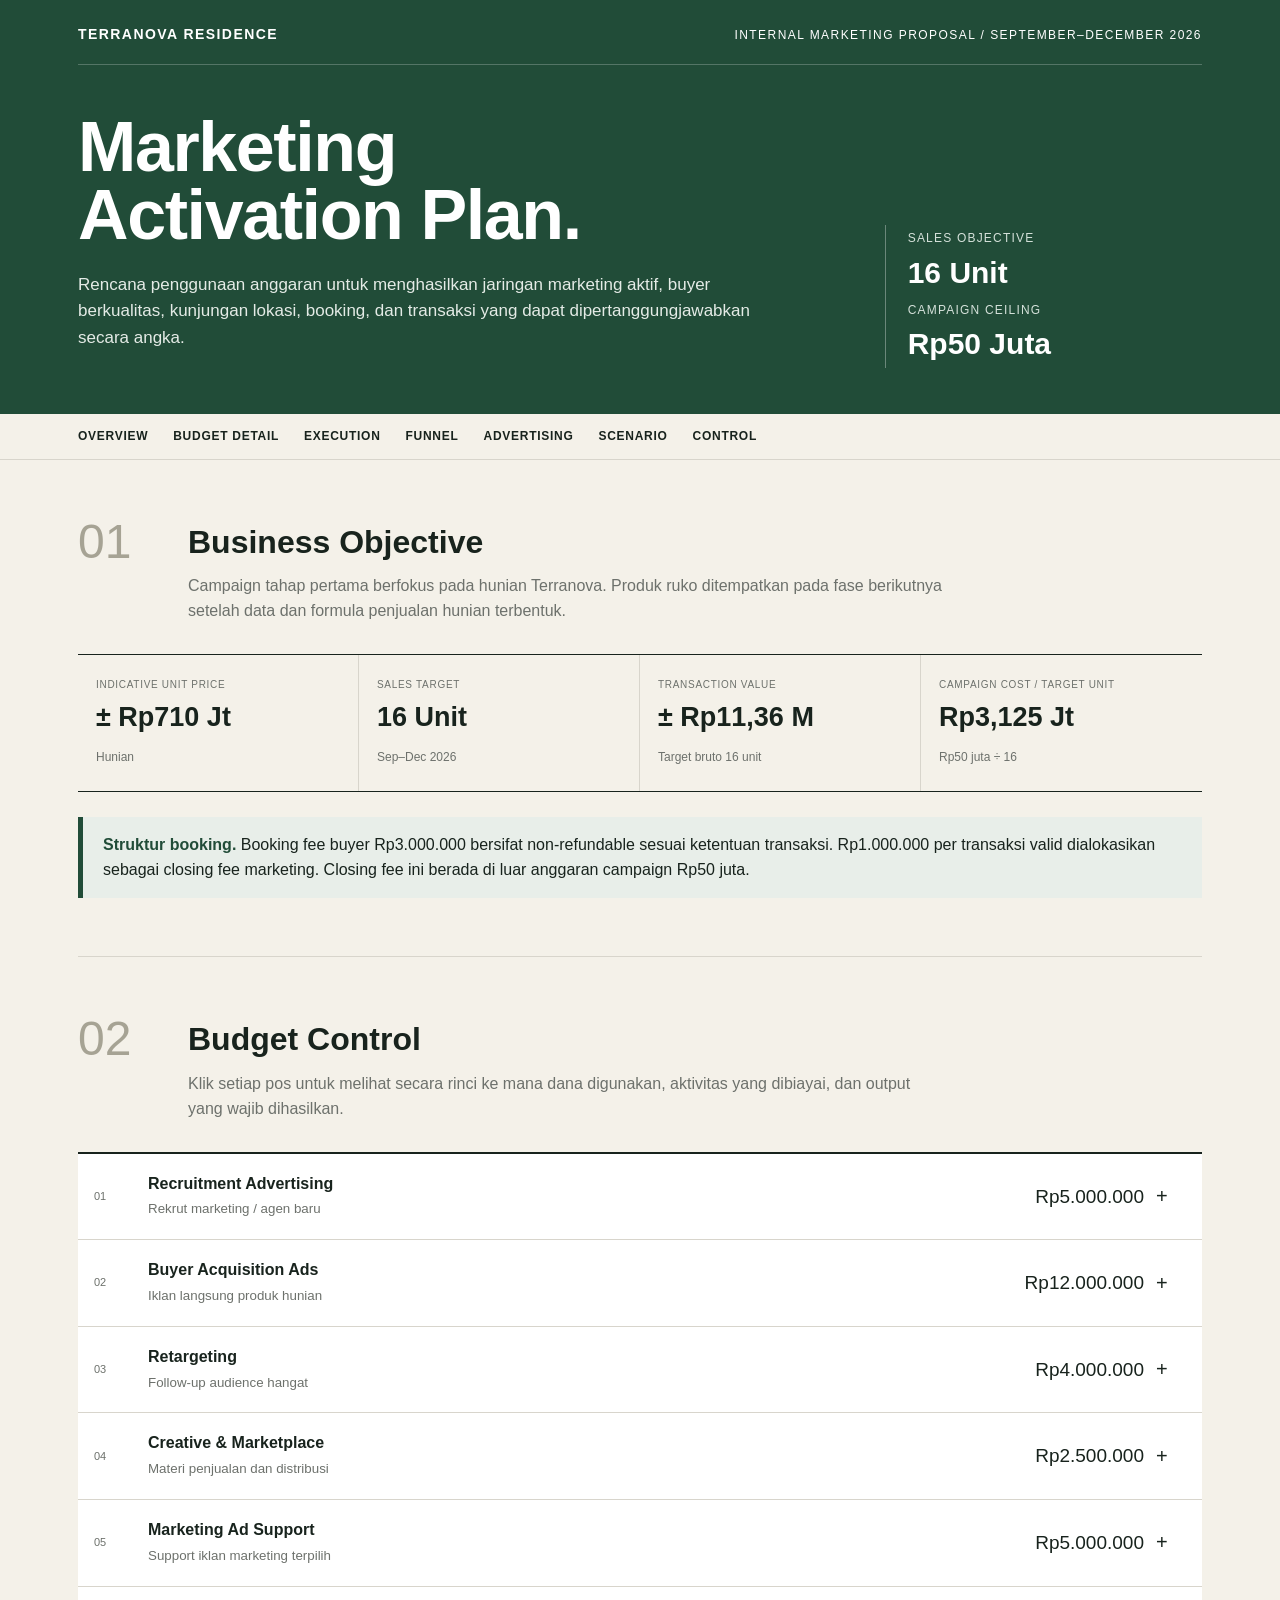
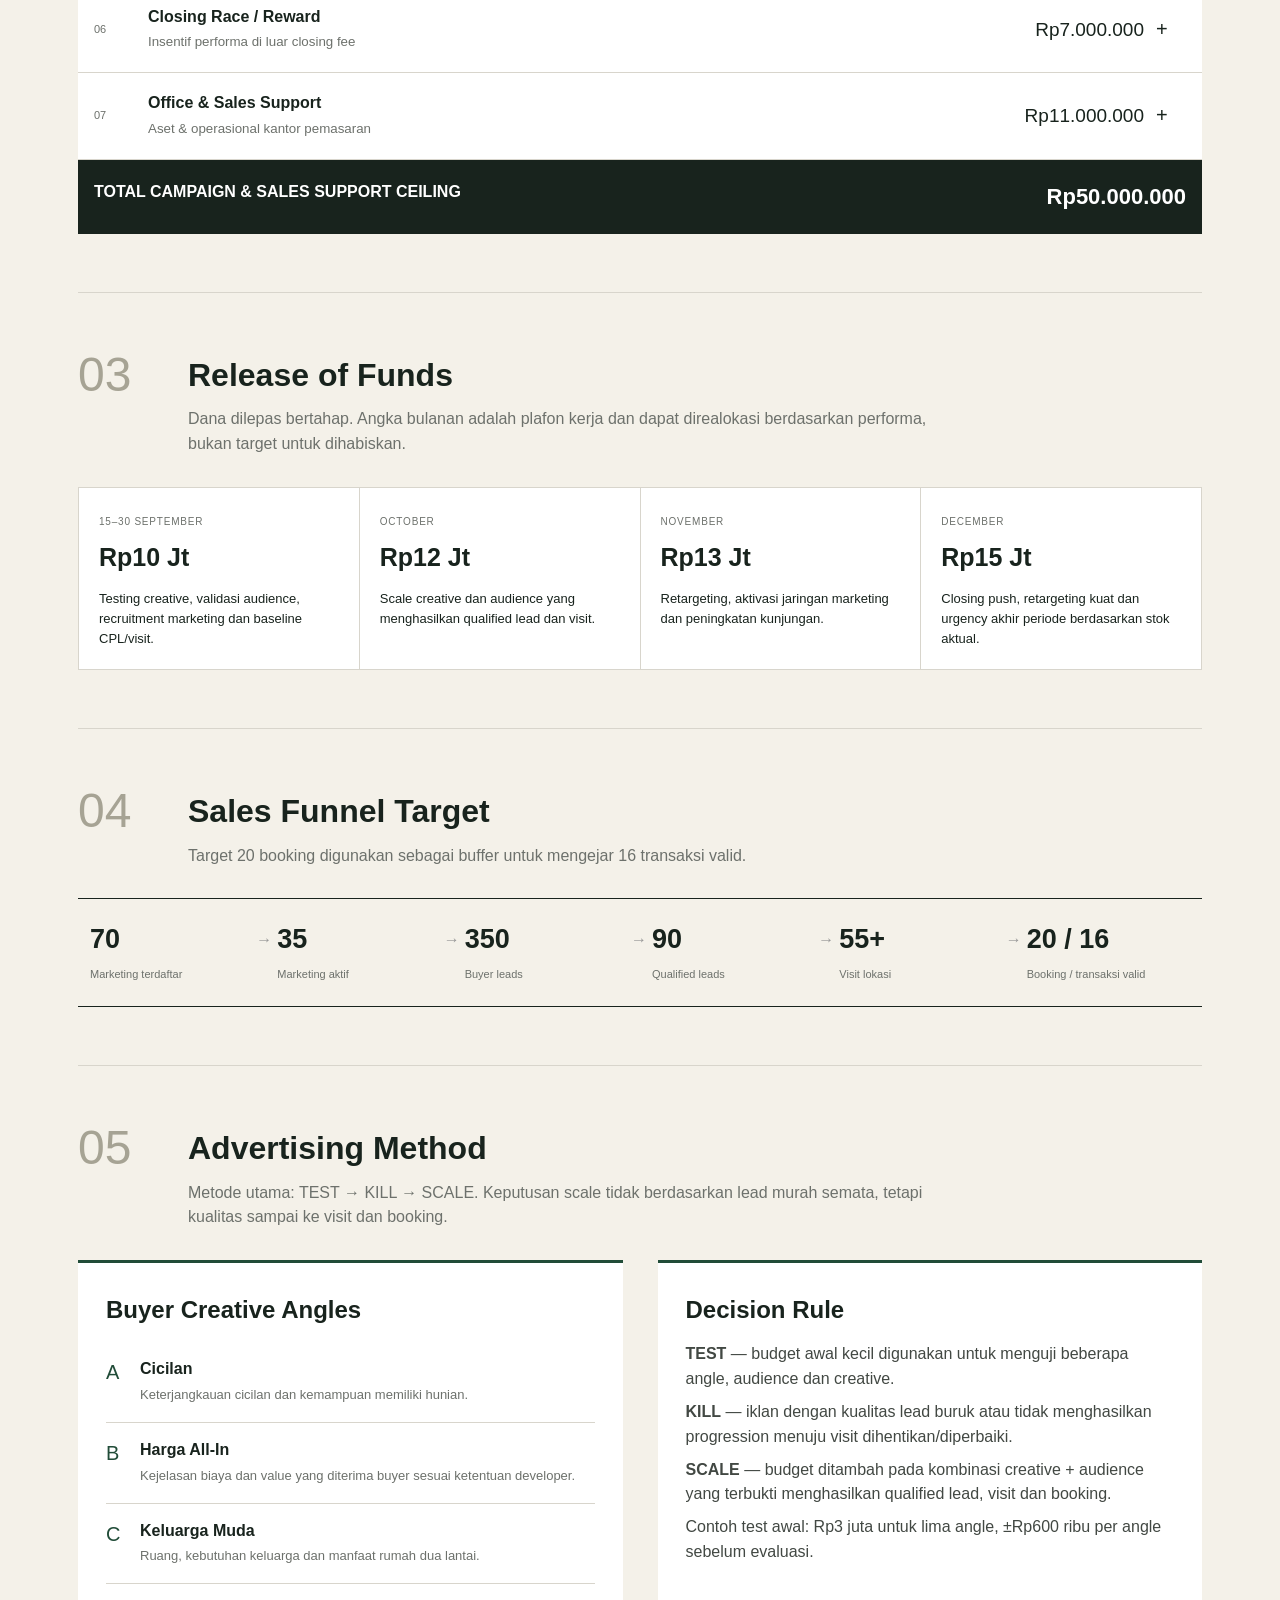
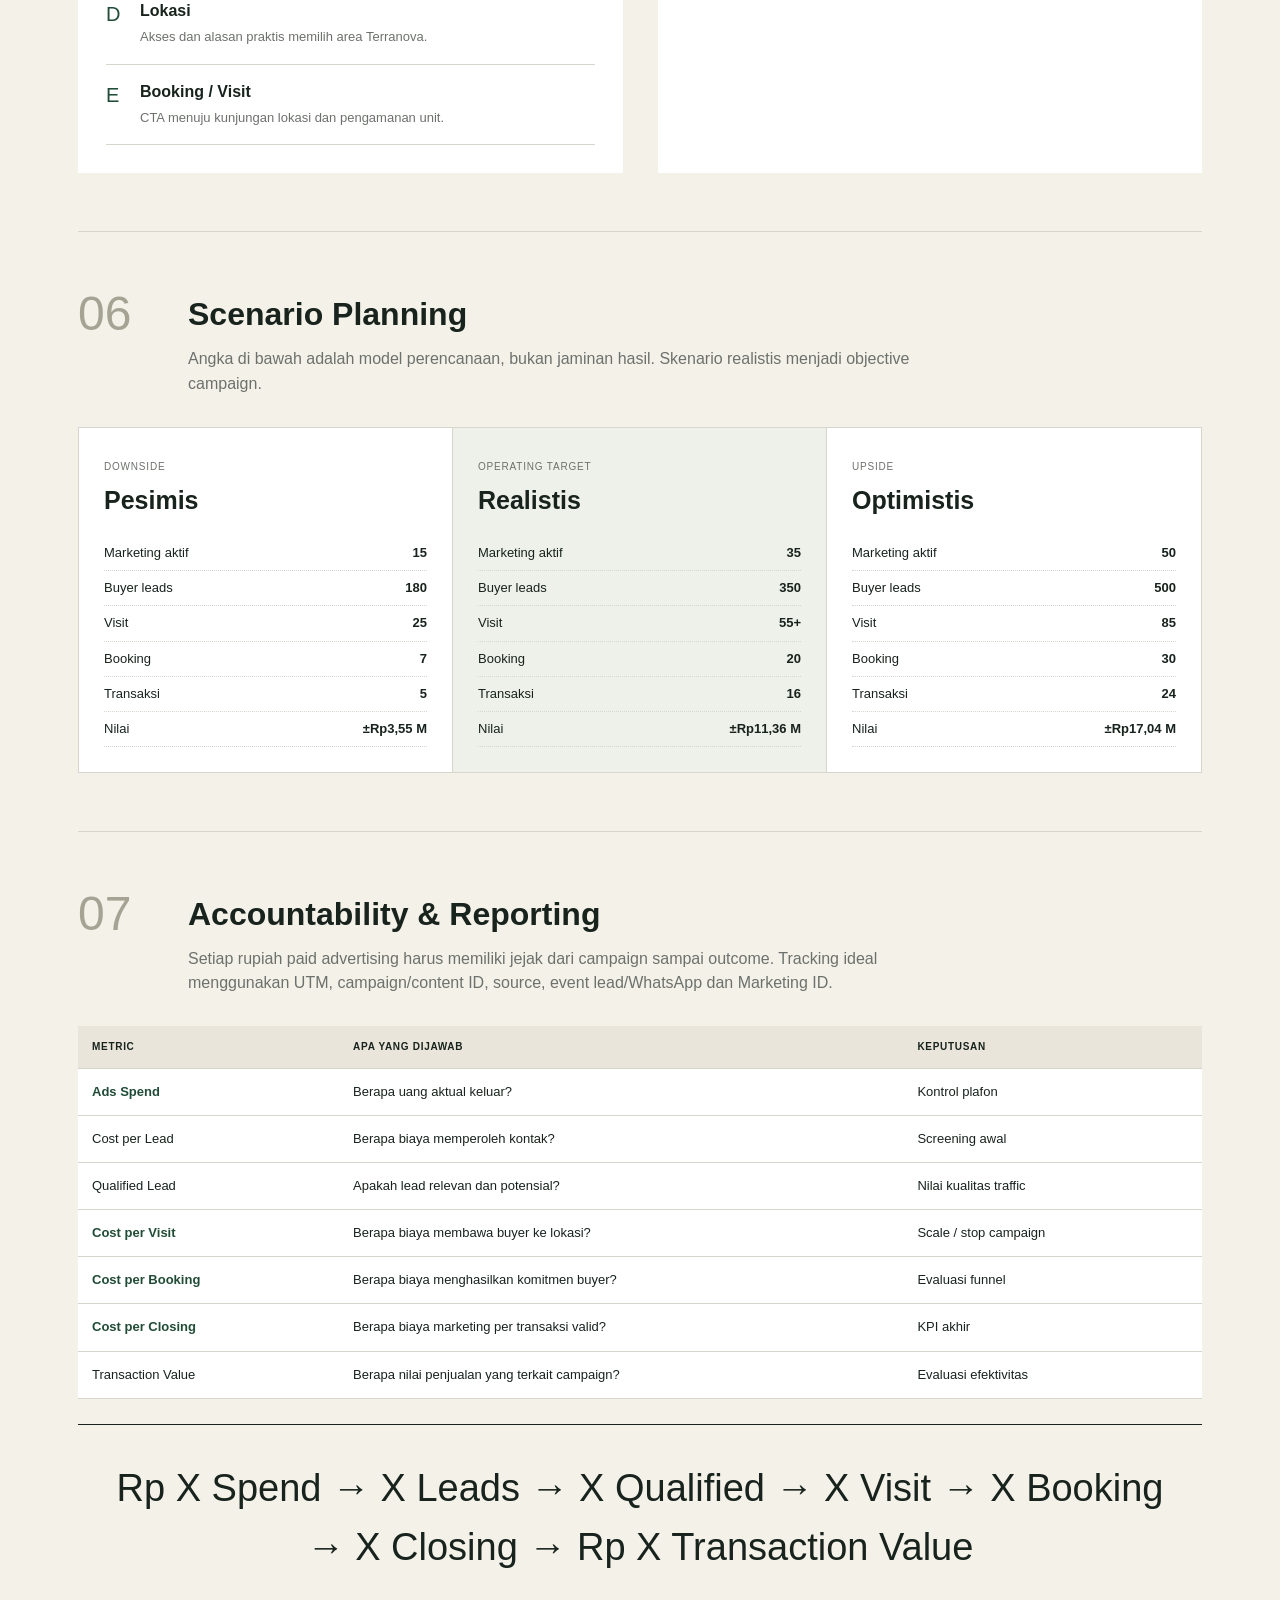
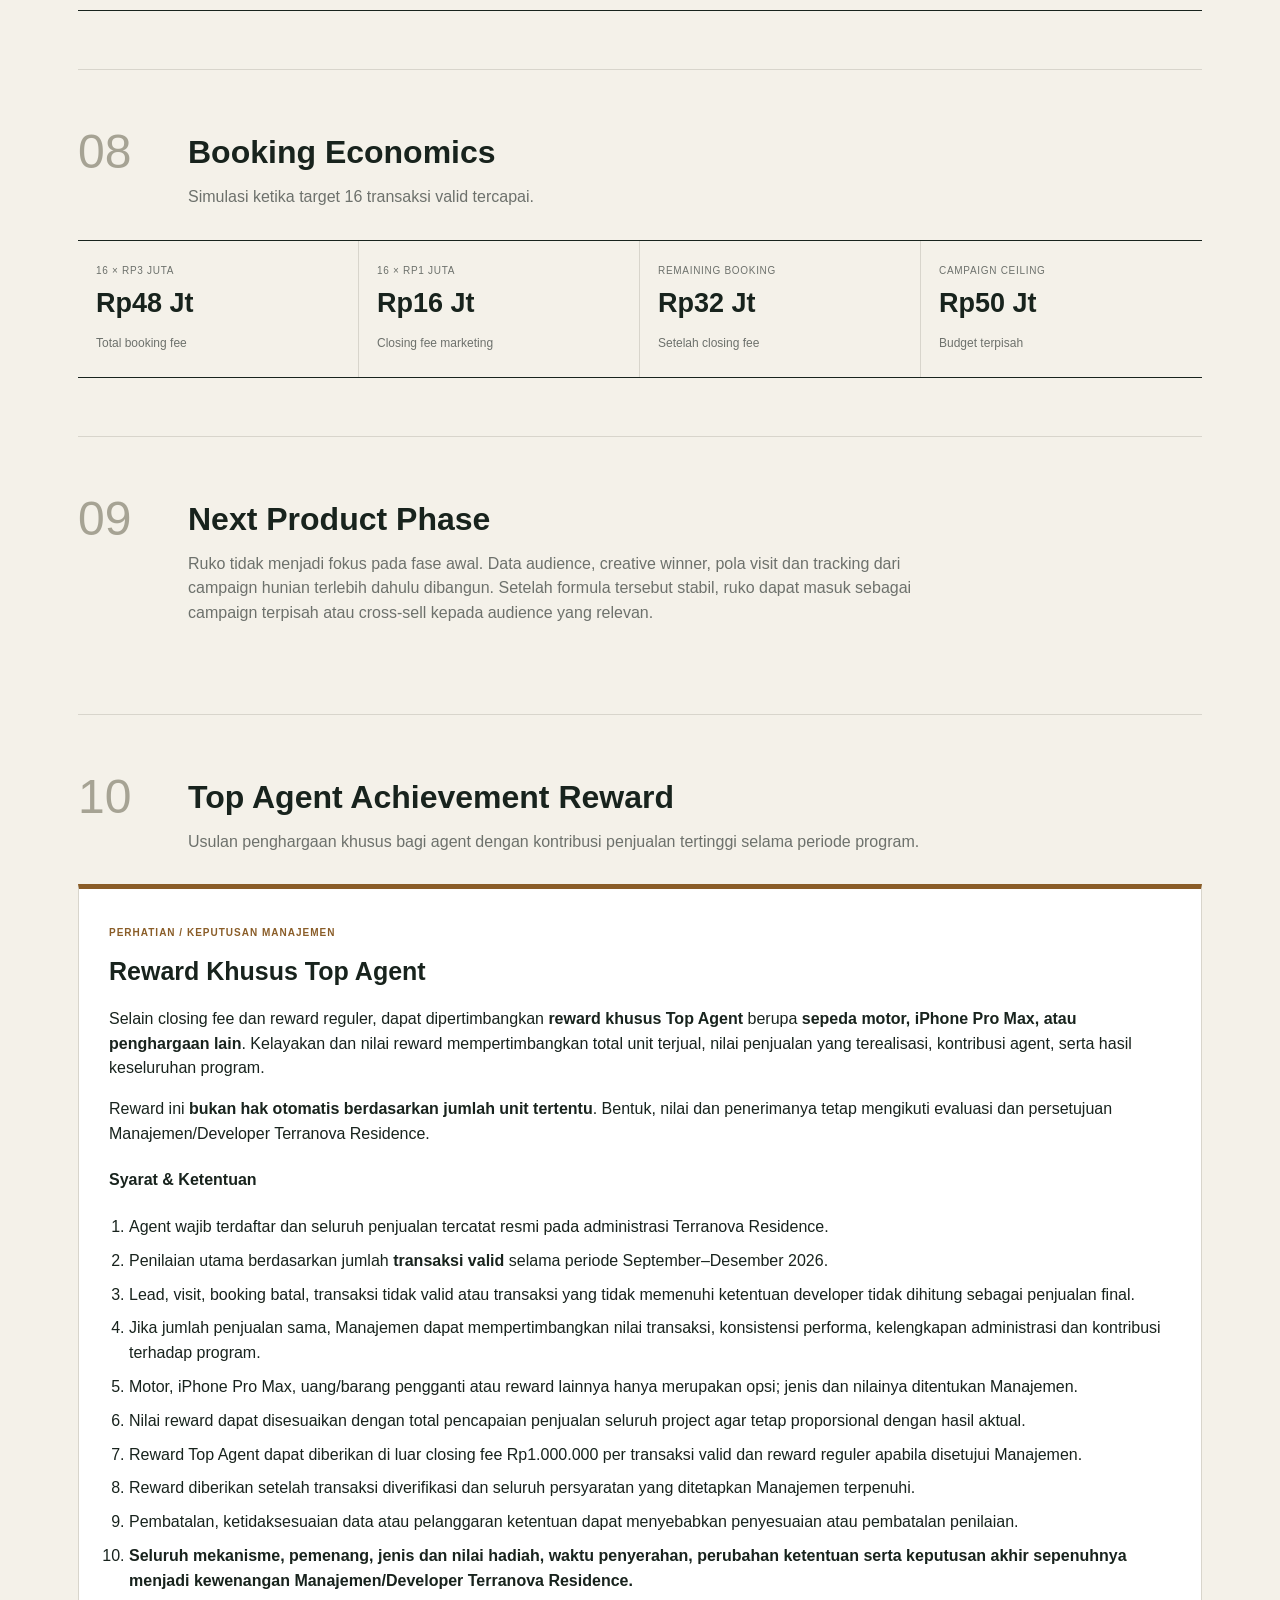
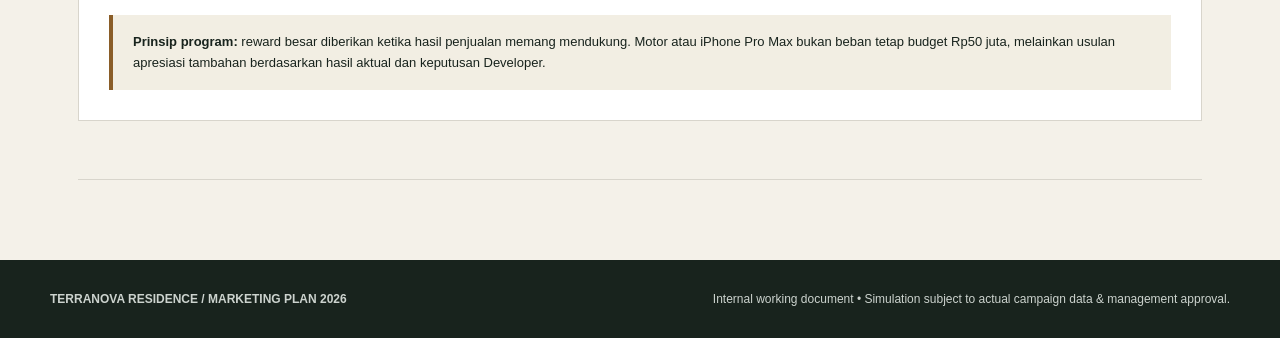
<file: summary.html>
<!doctype html>
<html lang="id">
<head>
<meta charset="utf-8">
<meta name="viewport" content="width=device-width,initial-scale=1">
<title>Terranova Residence — Marketing Plan Sep–Dec 2026</title>
<meta name="description" content="Marketing plan dan budget control Terranova Residence September–Desember 2026.">
<style>
:root{--ink:#18231d;--green:#214c38;--green2:#356a4e;--paper:#f4f1e9;--white:#fff;--line:#d8d5cc;--muted:#6d716c;--sand:#ded4bd;--warn:#8a5d28}
*{box-sizing:border-box}html{scroll-behavior:smooth}body{margin:0;background:var(--paper);color:var(--ink);font-family:"Trebuchet MS","Segoe UI",Arial,sans-serif;line-height:1.55}
a{color:inherit}.mast{background:var(--green);color:#fff}.mastin{max-width:1180px;margin:auto;padding:24px 28px 46px}.brand{display:flex;justify-content:space-between;align-items:center;border-bottom:1px solid #ffffff3b;padding-bottom:18px;font-size:12px;letter-spacing:.12em;text-transform:uppercase}.brand strong{font-size:14px}.headline{display:grid;grid-template-columns:1.55fr .65fr;gap:50px;padding-top:48px}.headline h1{font-family:"Trebuchet MS","Segoe UI",Arial,sans-serif;font-weight:700;font-size:clamp(38px,6vw,70px);line-height:.98;margin:0 0 22px;letter-spacing:-.02em}.headline p{max-width:700px;color:#e4ebe6;font-size:17px}.period{align-self:end;border-left:1px solid #ffffff55;padding-left:22px}.period b{display:block;font-family:"Trebuchet MS","Segoe UI",Arial,sans-serif;font-size:30px;font-weight:700}.period span{font-size:12px;color:#d5e1da;text-transform:uppercase;letter-spacing:.1em}
.nav{background:#f4f1e9;border-bottom:1px solid var(--line);position:sticky;top:0;z-index:10}.navin{max-width:1180px;margin:auto;display:flex;gap:25px;padding:13px 28px;overflow:auto}.nav a{text-decoration:none;white-space:nowrap;font-size:12px;font-weight:700;text-transform:uppercase;letter-spacing:.06em}
main{max-width:1180px;margin:auto;padding:0 28px 80px}.section{padding:58px 0;border-bottom:1px solid var(--line)}.sectionhead{display:grid;grid-template-columns:90px 1fr;gap:20px;margin-bottom:30px}.no{font-family:"Trebuchet MS","Segoe UI",Arial,sans-serif;font-size:48px;color:#a6a394;line-height:1}.section h2{font-family:"Trebuchet MS","Segoe UI",Arial,sans-serif;font-size:32px;font-weight:700;margin:0}.sectionlead{color:var(--muted);max-width:760px;margin:7px 0 0}
.metrics{display:grid;grid-template-columns:repeat(4,1fr);border-top:1px solid var(--ink);border-bottom:1px solid var(--ink)}.metric{padding:22px 18px;border-right:1px solid var(--line)}.metric:last-child{border:0}.metric small{display:block;color:var(--muted);text-transform:uppercase;letter-spacing:.07em;font-size:10px}.metric strong{font-family:"Trebuchet MS","Segoe UI",Arial,sans-serif;display:block;font-size:27px;font-weight:700;margin:5px 0}.metric span{font-size:12px;color:var(--muted)}
.budgetlist{background:#fff;border-top:2px solid var(--ink)}.budgetrow{border-bottom:1px solid var(--line)}.budgetbtn{width:100%;display:grid;grid-template-columns:42px 1fr 180px 30px;align-items:center;gap:12px;padding:18px 16px;background:none;border:0;text-align:left;color:var(--ink);cursor:pointer;font:inherit}.budgetbtn:hover{background:#faf9f5}.idx{font-size:11px;color:var(--muted)}.budgetname strong{display:block}.budgetname small{color:var(--muted)}.amount{text-align:right;font-family:"Trebuchet MS","Segoe UI",Arial,sans-serif;font-size:19px}.chev{font-size:20px;transition:.2s}.budgetrow.open .chev{transform:rotate(45deg)}.detail{display:none;background:#f8f7f2;border-top:1px dashed var(--line);padding:22px 22px 25px 70px}.budgetrow.open .detail{display:block}.detailgrid{display:grid;grid-template-columns:1fr 1fr;gap:28px}.detail h4{margin:0 0 8px;font-size:12px;text-transform:uppercase;letter-spacing:.08em;color:var(--green)}.detail ul{margin:0;padding-left:18px}.detail li{margin:5px 0}.output{border-left:3px solid var(--green2);padding-left:16px}.budgettotal{display:flex;justify-content:space-between;padding:20px 16px;background:var(--ink);color:#fff;font-weight:700}.budgettotal b{font-family:"Trebuchet MS","Segoe UI",Arial,sans-serif;font-size:22px}
.months{display:grid;grid-template-columns:repeat(4,1fr);gap:1px;background:var(--line);border:1px solid var(--line)}.month{background:#fff;padding:20px}.month small{color:var(--muted);text-transform:uppercase;font-size:10px;letter-spacing:.08em}.month b{display:block;font-family:"Trebuchet MS","Segoe UI",Arial,sans-serif;font-size:25px;font-weight:700;margin:5px 0 12px}.month p{font-size:13px;margin:0}
.funnel{display:flex;align-items:stretch;border-top:1px solid var(--ink);border-bottom:1px solid var(--ink)}.fitem{flex:1;padding:20px 12px;position:relative}.fitem:not(:last-child):after{content:"→";position:absolute;right:-7px;top:29px;color:#999}.fitem strong{font-family:"Trebuchet MS","Segoe UI",Arial,sans-serif;font-size:27px;font-weight:700;display:block}.fitem span{font-size:11px;color:var(--muted)}
.two{display:grid;grid-template-columns:1fr 1fr;gap:35px}.editorial{background:#fff;padding:28px;border-top:3px solid var(--green)}.editorial h3{font-family:"Trebuchet MS","Segoe UI",Arial,sans-serif;font-weight:400;font-size:24px;font-weight:700;margin:0 0 14px}.editorial p{margin:8px 0;color:#424843}.angles{counter-reset:a}.angle{display:grid;grid-template-columns:34px 1fr;padding:15px 0;border-bottom:1px solid var(--line)}.angle:before{counter-increment:a;content:counter(a,upper-alpha);font-family:"Trebuchet MS","Segoe UI",Arial,sans-serif;color:var(--green);font-size:20px}.angle strong{display:block}.angle span{font-size:13px;color:var(--muted)}
.tablewrap{overflow:auto}table{border-collapse:collapse;width:100%;min-width:680px;background:#fff}th{font-size:10px;text-transform:uppercase;letter-spacing:.07em;text-align:left;background:#e9e5da}th,td{padding:13px 14px;border-bottom:1px solid var(--line)}td{font-size:13px}.right{text-align:right}.hi{font-weight:700;color:var(--green)}
.callout{margin-top:25px;border-left:5px solid var(--green);padding:16px 20px;background:#e8eee9}.callout strong{color:var(--green)}
.scenario{display:grid;grid-template-columns:repeat(3,1fr);border:1px solid var(--line)}.sc{padding:25px;background:#fff;border-right:1px solid var(--line)}.sc:last-child{border:0}.sc.featured{background:#eef1e9}.sc label{font-size:10px;text-transform:uppercase;letter-spacing:.08em;color:var(--muted)}.sc h3{font-family:"Trebuchet MS","Segoe UI",Arial,sans-serif;font-size:25px;font-weight:700;margin:4px 0 16px}.sc dl{margin:0}.sc dl div{display:flex;justify-content:space-between;border-bottom:1px dotted var(--line);padding:7px 0;font-size:13px}.sc dd{font-weight:700;margin:0}
.formula{font-family:"Trebuchet MS","Segoe UI",Arial,sans-serif;font-size:clamp(23px,4vw,38px);text-align:center;padding:34px;border-top:1px solid var(--ink);border-bottom:1px solid var(--ink);margin-top:25px}
footer{background:#18231d;color:#ccd3ce;padding:30px 28px;font-size:12px}.foot{max-width:1180px;margin:auto;display:flex;justify-content:space-between;gap:20px}
@media(max-width:800px){.headline{grid-template-columns:1fr}.period{border-left:0;border-top:1px solid #ffffff55;padding:18px 0 0}.metrics{grid-template-columns:1fr 1fr}.metric:nth-child(2){border-right:0}.metric:nth-child(-n+2){border-bottom:1px solid var(--line)}.sectionhead{grid-template-columns:55px 1fr}.no{font-size:34px}.budgetbtn{grid-template-columns:30px 1fr 120px 24px}.detail{padding-left:25px}.detailgrid,.two{grid-template-columns:1fr}.months{grid-template-columns:1fr 1fr}.funnel{display:grid;grid-template-columns:1fr 1fr}.fitem:after{display:none}.scenario{grid-template-columns:1fr}.sc{border-right:0;border-bottom:1px solid var(--line)}}
@media(max-width:480px){.mastin,main{padding-left:18px;padding-right:18px}.brand span{display:none}.metrics,.months{grid-template-columns:1fr}.metric{border-right:0!important;border-bottom:1px solid var(--line)}.budgetbtn{grid-template-columns:24px 1fr 95px 20px;padding:15px 9px}.amount{font-size:15px}.budgetname small{display:none}.funnel{grid-template-columns:1fr 1fr}.section{padding:42px 0}.sectionhead{display:block}.no{margin-bottom:10px}.foot{display:block}}
@media print{.nav{display:none}.budgetrow .detail{display:block!important}.chev{display:none}body{background:#fff}.section{break-inside:avoid}}
.attention{background:#fff;border:1px solid var(--line);border-top:5px solid var(--warn);padding:30px}.attentiontag{font-size:10px;font-weight:700;letter-spacing:.1em;text-transform:uppercase;color:var(--warn)}.attention h3{font-size:25px;margin:8px 0 10px}.terms{margin:22px 0 0;padding-left:20px}.terms li{margin:9px 0}.rewardnote{margin-top:22px;padding:17px 20px;background:#f2eee3;border-left:4px solid var(--warn);font-size:13px}</style>
</head>
<body>
<header class="mast">
<div class="mastin">
<div class="brand"><strong>TERRANOVA RESIDENCE</strong><span>Internal Marketing Proposal / September–December 2026</span></div>
<div class="headline">
<div><h1>Marketing<br>Activation Plan.</h1><p>Rencana penggunaan anggaran untuk menghasilkan jaringan marketing aktif, buyer berkualitas, kunjungan lokasi, booking, dan transaksi yang dapat dipertanggungjawabkan secara angka.</p></div>
<div class="period"><span>Sales Objective</span><b>16 Unit</b><span>Campaign Ceiling</span><b>Rp50 Juta</b></div>
</div>
</div>
</header>
<div class="nav"><div class="navin"><a href="#overview">Overview</a><a href="#budget">Budget Detail</a><a href="#execution">Execution</a><a href="#funnel">Funnel</a><a href="#ads">Advertising</a><a href="#scenario">Scenario</a><a href="#control">Control</a></div></div>

<main>
<section class="section" id="overview">
<div class="sectionhead"><div class="no">01</div><div><h2>Business Objective</h2><p class="sectionlead">Campaign tahap pertama berfokus pada hunian Terranova. Produk ruko ditempatkan pada fase berikutnya setelah data dan formula penjualan hunian terbentuk.</p></div></div>
<div class="metrics">
<div class="metric"><small>Indicative Unit Price</small><strong>± Rp710 Jt</strong><span>Hunian</span></div>
<div class="metric"><small>Sales Target</small><strong>16 Unit</strong><span>Sep–Dec 2026</span></div>
<div class="metric"><small>Transaction Value</small><strong>± Rp11,36 M</strong><span>Target bruto 16 unit</span></div>
<div class="metric"><small>Campaign Cost / Target Unit</small><strong>Rp3,125 Jt</strong><span>Rp50 juta ÷ 16</span></div>
</div>
<div class="callout"><strong>Struktur booking.</strong> Booking fee buyer Rp3.000.000 bersifat non-refundable sesuai ketentuan transaksi. Rp1.000.000 per transaksi valid dialokasikan sebagai closing fee marketing. Closing fee ini berada di luar anggaran campaign Rp50 juta.</div>
</section>

<section class="section" id="budget">
<div class="sectionhead"><div class="no">02</div><div><h2>Budget Control</h2><p class="sectionlead">Klik setiap pos untuk melihat secara rinci ke mana dana digunakan, aktivitas yang dibiayai, dan output yang wajib dihasilkan.</p></div></div>

<div class="budgetlist" id="budgetList">
<div class="budgetrow">
<button class="budgetbtn" type="button"><span class="idx">01</span><span class="budgetname"><strong>Recruitment Advertising</strong><small>Rekrut marketing / agen baru</small></span><span class="amount">Rp5.000.000</span><span class="chev">+</span></button>
<div class="detail"><div class="detailgrid"><div><h4>Penggunaan Dana</h4><ul><li>Meta Ads untuk recruitment marketing/agen.</li><li>Creative recruitment: image/video/copy.</li><li>Lead form atau WhatsApp acquisition.</li><li>Testing audience dan creative recruitment.</li></ul></div><div class="output"><h4>Output yang Ditargetkan</h4><ul><li>150–200 calon marketing masuk.</li><li>60–80 marketing terdaftar/serius.</li><li>30–40 marketing aktif.</li><li>Terukur: cost per applicant dan cost per active marketing.</li></ul></div></div></div>
</div>

<div class="budgetrow">
<button class="budgetbtn" type="button"><span class="idx">02</span><span class="budgetname"><strong>Buyer Acquisition Ads</strong><small>Iklan langsung produk hunian</small></span><span class="amount">Rp12.000.000</span><span class="chev">+</span></button>
<div class="detail"><div class="detailgrid"><div><h4>Penggunaan Dana</h4><ul><li>Meta Ads buyer acquisition.</li><li>Testing 5 angle: cicilan, all-in, keluarga, lokasi, booking.</li><li>Traffic/lead diarahkan ke landing page dan WhatsApp.</li><li>Scale hanya creative yang menghasilkan qualified lead/visit.</li></ul></div><div class="output"><h4>Output yang Ditargetkan</h4><ul><li>Kontribusi utama menuju ±350 buyer leads gabungan.</li><li>Qualified leads yang memiliki kebutuhan dan kemampuan relevan.</li><li>Visit lokasi dan booking sebagai KPI utama.</li><li>Cost/lead, cost/visit dan cost/booking tercatat.</li></ul></div></div></div>
</div>

<div class="budgetrow">
<button class="budgetbtn" type="button"><span class="idx">03</span><span class="budgetname"><strong>Retargeting</strong><small>Follow-up audience hangat</small></span><span class="amount">Rp4.000.000</span><span class="chev">+</span></button>
<div class="detail"><div class="detailgrid"><div><h4>Penggunaan Dana</h4><ul><li>Retarget orang yang melihat video/iklan.</li><li>Retarget pengunjung landing page.</li><li>Retarget engagement dan calon buyer yang pernah berinteraksi.</li><li>Materi lanjutan: show unit, akses, simulasi, progress, CTA visit.</li></ul></div><div class="output"><h4>Output yang Ditargetkan</h4><ul><li>Mengubah audience hangat menjadi inquiry.</li><li>Menaikkan jumlah visit.</li><li>Menurunkan cost per booking dari keseluruhan funnel.</li><li>Mengurangi kehilangan calon buyer yang belum siap pada kontak pertama.</li></ul></div></div></div>
</div>

<div class="budgetrow">
<button class="budgetbtn" type="button"><span class="idx">04</span><span class="budgetname"><strong>Creative & Marketplace</strong><small>Materi penjualan dan distribusi</small></span><span class="amount">Rp2.500.000</span><span class="chev">+</span></button>
<div class="detail"><div class="detailgrid"><div><h4>Penggunaan Dana</h4><ul><li>Desain materi iklan dan social media.</li><li>Video pendek/show unit/property content.</li><li>Copywriting, variasi hook dan CTA.</li><li>Listing marketplace/properti dan kebutuhan materi pendukung.</li></ul></div><div class="output"><h4>Output yang Ditargetkan</h4><ul><li>Bank creative siap testing.</li><li>Materi seragam untuk jaringan marketing.</li><li>Creative baru saat frequency/ad fatigue meningkat.</li><li>Konten dapat dipakai ulang pada organic dan paid channel.</li></ul></div></div></div>
</div>

<div class="budgetrow">
<button class="budgetbtn" type="button"><span class="idx">05</span><span class="budgetname"><strong>Marketing Ad Support</strong><small>Support iklan marketing terpilih</small></span><span class="amount">Rp5.000.000</span><span class="chev">+</span></button>
<div class="detail"><div class="detailgrid"><div><h4>Penggunaan Dana</h4><ul><li>Bukan diberikan sebagai uang cash bebas.</li><li>Rp500.000 menjadi advertising support per marketing terpilih.</li><li>Campaign dijalankan/dikontrol agar pengeluaran dapat diaudit.</li><li>Setiap marketing memakai tracking/Marketing ID sendiri.</li></ul></div><div class="output"><h4>Output yang Ditargetkan</h4><ul><li>15 marketing menjalankan campaign terukur.</li><li>Diketahui leads, visit dan booking per marketing.</li><li>Marketing produktif dapat di-scale.</li><li>Marketing tanpa output dapat dihentikan setelah evaluasi.</li></ul></div></div></div>
</div>

<div class="budgetrow">
<button class="budgetbtn" type="button"><span class="idx">06</span><span class="budgetname"><strong>Closing Race / Reward</strong><small>Insentif performa di luar closing fee</small></span><span class="amount">Rp7.000.000</span><span class="chev">+</span></button>
<div class="detail"><div class="detailgrid"><div><h4>Penggunaan Dana</h4><ul><li>Reward pencapaian marketing dan top producer.</li><li>Diberikan berdasarkan transaksi yang telah dinyatakan valid.</li><li>Total exposure reward dikunci maksimal Rp7 juta.</li><li>Mekanisme final mengikuti keputusan Manajemen Terranova.</li></ul></div><div class="output"><h4>Output yang Ditargetkan</h4><ul><li>Mendorong marketing mengejar transaksi kedua dan seterusnya.</li><li>Menciptakan kompetisi tanpa membuat biaya hadiah tidak terkendali.</li><li>Fokus pada produktivitas, bukan jumlah marketing yang sekadar mendaftar.</li></ul></div></div></div>
</div>

<div class="budgetrow">
<button class="budgetbtn" type="button"><span class="idx">07</span><span class="budgetname"><strong>Office & Sales Support</strong><small>Aset & operasional kantor pemasaran</small></span><span class="amount">Rp11.000.000</span><span class="chev">+</span></button>
<div class="detail"><div class="detailgrid"><div><h4>Penggunaan Dana</h4><ul><li>Laptop Lenovo Rp2.500.000 + printer Rp1.500.000.</li><li>Tinta/toner & kertas Rp750.000.</li><li>Banner/signage sementara Rp1.500.000.</li><li>Air/minuman Rp750.000 + snack buyer Rp1.000.000.</li><li>ATK Rp500.000 + materi cetak Rp1.000.000.</li><li>Cadangan operasional Rp1.500.000 untuk internet/Wi-Fi, open house kecil, kebersihan atau kebutuhan relevan.</li></ul></div><div class="output"><h4>Output yang Ditargetkan</h4><ul><li>Laptop dan printer menjadi aset operasional pemasaran.</li><li>Kantor siap menerima, mendata dan mempresentasikan produk kepada buyer.</li><li>Signage meningkatkan visibility dan hospitality mendukung pengalaman visit.</li><li>Pengadaan dilakukan hanya jika aset belum tersedia dari developer.</li></ul></div></div></div>
</div>
<div class="budgettotal"><span>TOTAL CAMPAIGN & SALES SUPPORT CEILING</span><b>Rp50.000.000</b></div>
</div>
</section>

<section class="section" id="execution">
<div class="sectionhead"><div class="no">03</div><div><h2>Release of Funds</h2><p class="sectionlead">Dana dilepas bertahap. Angka bulanan adalah plafon kerja dan dapat direalokasi berdasarkan performa, bukan target untuk dihabiskan.</p></div></div>
<div class="months">
<div class="month"><small>15–30 September</small><b>Rp10 Jt</b><p>Testing creative, validasi audience, recruitment marketing dan baseline CPL/visit.</p></div>
<div class="month"><small>October</small><b>Rp12 Jt</b><p>Scale creative dan audience yang menghasilkan qualified lead dan visit.</p></div>
<div class="month"><small>November</small><b>Rp13 Jt</b><p>Retargeting, aktivasi jaringan marketing dan peningkatan kunjungan.</p></div>
<div class="month"><small>December</small><b>Rp15 Jt</b><p>Closing push, retargeting kuat dan urgency akhir periode berdasarkan stok aktual.</p></div>
</div>
</section>

<section class="section" id="funnel">
<div class="sectionhead"><div class="no">04</div><div><h2>Sales Funnel Target</h2><p class="sectionlead">Target 20 booking digunakan sebagai buffer untuk mengejar 16 transaksi valid.</p></div></div>
<div class="funnel">
<div class="fitem"><strong>70</strong><span>Marketing terdaftar</span></div>
<div class="fitem"><strong>35</strong><span>Marketing aktif</span></div>
<div class="fitem"><strong>350</strong><span>Buyer leads</span></div>
<div class="fitem"><strong>90</strong><span>Qualified leads</span></div>
<div class="fitem"><strong>55+</strong><span>Visit lokasi</span></div>
<div class="fitem"><strong>20 / 16</strong><span>Booking / transaksi valid</span></div>
</div>
</section>

<section class="section" id="ads">
<div class="sectionhead"><div class="no">05</div><div><h2>Advertising Method</h2><p class="sectionlead">Metode utama: TEST → KILL → SCALE. Keputusan scale tidak berdasarkan lead murah semata, tetapi kualitas sampai ke visit dan booking.</p></div></div>
<div class="two">
<div class="editorial"><h3>Buyer Creative Angles</h3>
<div class="angles"><div class="angle"><div><strong>Cicilan</strong><span>Keterjangkauan cicilan dan kemampuan memiliki hunian.</span></div></div>
<div class="angle"><div><strong>Harga All-In</strong><span>Kejelasan biaya dan value yang diterima buyer sesuai ketentuan developer.</span></div></div>
<div class="angle"><div><strong>Keluarga Muda</strong><span>Ruang, kebutuhan keluarga dan manfaat rumah dua lantai.</span></div></div>
<div class="angle"><div><strong>Lokasi</strong><span>Akses dan alasan praktis memilih area Terranova.</span></div></div>
<div class="angle"><div><strong>Booking / Visit</strong><span>CTA menuju kunjungan lokasi dan pengamanan unit.</span></div></div></div>
</div>
<div class="editorial"><h3>Decision Rule</h3><p><strong>TEST</strong> — budget awal kecil digunakan untuk menguji beberapa angle, audience dan creative.</p><p><strong>KILL</strong> — iklan dengan kualitas lead buruk atau tidak menghasilkan progression menuju visit dihentikan/diperbaiki.</p><p><strong>SCALE</strong> — budget ditambah pada kombinasi creative + audience yang terbukti menghasilkan qualified lead, visit dan booking.</p><p>Contoh test awal: Rp3 juta untuk lima angle, ±Rp600 ribu per angle sebelum evaluasi.</p></div>
</div>
</section>

<section class="section" id="scenario">
<div class="sectionhead"><div class="no">06</div><div><h2>Scenario Planning</h2><p class="sectionlead">Angka di bawah adalah model perencanaan, bukan jaminan hasil. Skenario realistis menjadi objective campaign.</p></div></div>
<div class="scenario">
<div class="sc"><label>Downside</label><h3>Pesimis</h3><dl><div><dt>Marketing aktif</dt><dd>15</dd></div><div><dt>Buyer leads</dt><dd>180</dd></div><div><dt>Visit</dt><dd>25</dd></div><div><dt>Booking</dt><dd>7</dd></div><div><dt>Transaksi</dt><dd>5</dd></div><div><dt>Nilai</dt><dd>±Rp3,55 M</dd></div></dl></div>
<div class="sc featured"><label>Operating Target</label><h3>Realistis</h3><dl><div><dt>Marketing aktif</dt><dd>35</dd></div><div><dt>Buyer leads</dt><dd>350</dd></div><div><dt>Visit</dt><dd>55+</dd></div><div><dt>Booking</dt><dd>20</dd></div><div><dt>Transaksi</dt><dd>16</dd></div><div><dt>Nilai</dt><dd>±Rp11,36 M</dd></div></dl></div>
<div class="sc"><label>Upside</label><h3>Optimistis</h3><dl><div><dt>Marketing aktif</dt><dd>50</dd></div><div><dt>Buyer leads</dt><dd>500</dd></div><div><dt>Visit</dt><dd>85</dd></div><div><dt>Booking</dt><dd>30</dd></div><div><dt>Transaksi</dt><dd>24</dd></div><div><dt>Nilai</dt><dd>±Rp17,04 M</dd></div></dl></div>
</div>
</section>

<section class="section" id="control">
<div class="sectionhead"><div class="no">07</div><div><h2>Accountability & Reporting</h2><p class="sectionlead">Setiap rupiah paid advertising harus memiliki jejak dari campaign sampai outcome. Tracking ideal menggunakan UTM, campaign/content ID, source, event lead/WhatsApp dan Marketing ID.</p></div></div>
<div class="tablewrap"><table>
<thead><tr><th>Metric</th><th>Apa yang dijawab</th><th>Keputusan</th></tr></thead>
<tbody>
<tr><td class="hi">Ads Spend</td><td>Berapa uang aktual keluar?</td><td>Kontrol plafon</td></tr>
<tr><td>Cost per Lead</td><td>Berapa biaya memperoleh kontak?</td><td>Screening awal</td></tr>
<tr><td>Qualified Lead</td><td>Apakah lead relevan dan potensial?</td><td>Nilai kualitas traffic</td></tr>
<tr><td class="hi">Cost per Visit</td><td>Berapa biaya membawa buyer ke lokasi?</td><td>Scale / stop campaign</td></tr>
<tr><td class="hi">Cost per Booking</td><td>Berapa biaya menghasilkan komitmen buyer?</td><td>Evaluasi funnel</td></tr>
<tr><td class="hi">Cost per Closing</td><td>Berapa biaya marketing per transaksi valid?</td><td>KPI akhir</td></tr>
<tr><td>Transaction Value</td><td>Berapa nilai penjualan yang terkait campaign?</td><td>Evaluasi efektivitas</td></tr>
</tbody></table></div>
<div class="formula">Rp X Spend → X Leads → X Qualified → X Visit → X Booking → X Closing → Rp X Transaction Value</div>
</section>

<section class="section">
<div class="sectionhead"><div class="no">08</div><div><h2>Booking Economics</h2><p class="sectionlead">Simulasi ketika target 16 transaksi valid tercapai.</p></div></div>
<div class="metrics">
<div class="metric"><small>16 × Rp3 Juta</small><strong>Rp48 Jt</strong><span>Total booking fee</span></div>
<div class="metric"><small>16 × Rp1 Juta</small><strong>Rp16 Jt</strong><span>Closing fee marketing</span></div>
<div class="metric"><small>Remaining Booking</small><strong>Rp32 Jt</strong><span>Setelah closing fee</span></div>
<div class="metric"><small>Campaign Ceiling</small><strong>Rp50 Jt</strong><span>Budget terpisah</span></div>
</div>
</section>

<section class="section">
<div class="sectionhead"><div class="no">09</div><div><h2>Next Product Phase</h2><p class="sectionlead">Ruko tidak menjadi fokus pada fase awal. Data audience, creative winner, pola visit dan tracking dari campaign hunian terlebih dahulu dibangun. Setelah formula tersebut stabil, ruko dapat masuk sebagai campaign terpisah atau cross-sell kepada audience yang relevan.</p></div></div>
</section>
<section class="section" id="top-agent"><div class="sectionhead"><div class="no">10</div><div><h2>Top Agent Achievement Reward</h2><p class="sectionlead">Usulan penghargaan khusus bagi agent dengan kontribusi penjualan tertinggi selama periode program.</p></div></div><div class="attention"><span class="attentiontag">PERHATIAN / KEPUTUSAN MANAJEMEN</span><h3>Reward Khusus Top Agent</h3><p>Selain closing fee dan reward reguler, dapat dipertimbangkan <strong>reward khusus Top Agent</strong> berupa <strong>sepeda motor, iPhone Pro Max, atau penghargaan lain</strong>. Kelayakan dan nilai reward mempertimbangkan total unit terjual, nilai penjualan yang terealisasi, kontribusi agent, serta hasil keseluruhan program.</p><p>Reward ini <strong>bukan hak otomatis berdasarkan jumlah unit tertentu</strong>. Bentuk, nilai dan penerimanya tetap mengikuti evaluasi dan persetujuan Manajemen/Developer Terranova Residence.</p><h4>Syarat & Ketentuan</h4><ol class="terms"><li>Agent wajib terdaftar dan seluruh penjualan tercatat resmi pada administrasi Terranova Residence.</li><li>Penilaian utama berdasarkan jumlah <strong>transaksi valid</strong> selama periode September–Desember 2026.</li><li>Lead, visit, booking batal, transaksi tidak valid atau transaksi yang tidak memenuhi ketentuan developer tidak dihitung sebagai penjualan final.</li><li>Jika jumlah penjualan sama, Manajemen dapat mempertimbangkan nilai transaksi, konsistensi performa, kelengkapan administrasi dan kontribusi terhadap program.</li><li>Motor, iPhone Pro Max, uang/barang pengganti atau reward lainnya hanya merupakan opsi; jenis dan nilainya ditentukan Manajemen.</li><li>Nilai reward dapat disesuaikan dengan total pencapaian penjualan seluruh project agar tetap proporsional dengan hasil aktual.</li><li>Reward Top Agent dapat diberikan di luar closing fee Rp1.000.000 per transaksi valid dan reward reguler apabila disetujui Manajemen.</li><li>Reward diberikan setelah transaksi diverifikasi dan seluruh persyaratan yang ditetapkan Manajemen terpenuhi.</li><li>Pembatalan, ketidaksesuaian data atau pelanggaran ketentuan dapat menyebabkan penyesuaian atau pembatalan penilaian.</li><li><strong>Seluruh mekanisme, pemenang, jenis dan nilai hadiah, waktu penyerahan, perubahan ketentuan serta keputusan akhir sepenuhnya menjadi kewenangan Manajemen/Developer Terranova Residence.</strong></li></ol><div class="rewardnote"><strong>Prinsip program:</strong> reward besar diberikan ketika hasil penjualan memang mendukung. Motor atau iPhone Pro Max bukan beban tetap budget Rp50 juta, melainkan usulan apresiasi tambahan berdasarkan hasil aktual dan keputusan Developer.</div></div></section></main>
<footer><div class="foot"><strong>TERRANOVA RESIDENCE / MARKETING PLAN 2026</strong><span>Internal working document • Simulation subject to actual campaign data & management approval.</span></div></footer>

<script>
(function(){
 const root=document.getElementById('budgetList');
 if(!root)return;
 root.querySelectorAll('.budgetbtn').forEach(function(btn){
   btn.addEventListener('click',function(){
     const row=btn.closest('.budgetrow');
     const open=row.classList.toggle('open');
     btn.setAttribute('aria-expanded',open?'true':'false');
   });
   btn.setAttribute('aria-expanded','false');
 });
})();
</script>
</body>
</html>
</file>
<file: style.css>
/* ============================================================
   TERRANOVA RESIDENCE — style.css
   Stack: Vanilla CSS, Mobile-First, No Dependencies
   ============================================================ */

/* ── VARIABLES ── */
:root {
  --navy:        #0A1628;
  --navy-mid:    #132040;
  --navy-light:  #1A3054;
  --navy-dark:   #050D1A;
  --gold:        #C9A84C;
  --gold-light:  #D4AF37;
  --gold-glow:   rgba(201,168,76,.35);
  --white:       #FFFFFF;
  --off-white:   #F8F6F0;
  --light-gray:  #EEECEA;
  --border:      #E0DDD8;
  --text:        #1A1A2E;
  --text-muted:  #5E5E7A;
  --green-wa:    #25D366;

  --font-head: 'Playfair Display', Georgia, serif;
  --font-body: 'Poppins', -apple-system, BlinkMacSystemFont, sans-serif;

  --r-sm: 8px;
  --r-md: 12px;
  --r-lg: 20px;
  --r-xl: 28px;

  --shadow-sm: 0 2px 12px rgba(10,22,40,.08);
  --shadow-md: 0 4px 28px rgba(10,22,40,.12);
  --shadow-lg: 0 8px 48px rgba(10,22,40,.18);
  --shadow-gold: 0 8px 32px rgba(201,168,76,.3);

  --ease: cubic-bezier(.25,.8,.25,1);
  --trans: .3s var(--ease);

  --max-w: 1160px;
  --pad-x: clamp(1rem, 5vw, 2rem);
}

/* ── RESET ── */
*,*::before,*::after { box-sizing: border-box; margin: 0; padding: 0; }
html {
  scroll-behavior: smooth;
  -webkit-text-size-adjust: 100%;
}
body {
  font-family: var(--font-body);
  color: var(--text);
  background: var(--white);
  overflow-x: hidden;
  line-height: 1.65;
  -webkit-font-smoothing: antialiased;
}
img, video { max-width: 100%; height: auto; display: block; }
a { color: inherit; text-decoration: none; }
ul { list-style: none; }
button { font-family: inherit; }

/* ── LAYOUT UTILS ── */
.container {
  max-width: var(--max-w);
  margin-inline: auto;
  padding-inline: var(--pad-x);
}
.section-pad { padding-block: clamp(3.5rem, 9vw, 6.5rem); }
.bg-light { background: var(--off-white); }
.bg-dark  { background: var(--navy); color: var(--white); }

/* ── SECTION HEADER ── */
.section-header {
  text-align: center;
  margin-bottom: clamp(2rem,5vw,3.5rem);
}
.section-header.light h2 { color: var(--white); }
.section-header.light p  { color: rgba(255,255,255,.72); }

.section-tag {
  display: inline-block;
  background: linear-gradient(135deg, var(--gold), var(--gold-light));
  color: var(--navy);
  font-size: .72rem;
  font-weight: 700;
  letter-spacing: .14em;
  text-transform: uppercase;
  padding: .3rem 1rem;
  border-radius: 100px;
  margin-bottom: .75rem;
}
.section-header h2 {
  font-family: var(--font-head);
  font-size: clamp(1.65rem, 4vw, 2.6rem);
  line-height: 1.2;
  color: var(--navy);
  margin-bottom: .65rem;
}
.section-header p {
  max-width: 640px;
  margin-inline: auto;
  color: var(--text-muted);
  font-size: .93rem;
}

/* ── BUTTONS ── */
.btn-primary {
  display: inline-flex;
  align-items: center;
  gap: .45rem;
  background: linear-gradient(135deg, var(--gold), var(--gold-light));
  color: var(--navy);
  font-weight: 700;
  font-size: .9rem;
  padding: .82rem 1.7rem;
  border-radius: 100px;
  border: none;
  cursor: pointer;
  transition: transform var(--trans), box-shadow var(--trans);
  white-space: nowrap;
  text-align: center;
}
.btn-primary:hover,
.btn-primary:focus-visible {
  transform: translateY(-2px);
  box-shadow: var(--shadow-gold);
  outline: none;
}
.btn-primary.btn-full { width: 100%; justify-content: center; }
.btn-primary.btn-lg   { padding: 1rem 2rem; font-size: 1rem; }

.btn-secondary {
  display: inline-flex;
  align-items: center;
  gap: .45rem;
  background: rgba(255,255,255,.12);
  color: var(--white);
  font-weight: 600;
  font-size: .9rem;
  padding: .82rem 1.7rem;
  border-radius: 100px;
  border: 1.5px solid rgba(255,255,255,.35);
  backdrop-filter: blur(8px);
  transition: background var(--trans);
}
.btn-secondary:hover { background: rgba(255,255,255,.22); }

.btn-outline {
  display: inline-flex;
  align-items: center;
  gap: .45rem;
  background: transparent;
  color: var(--navy);
  font-weight: 600;
  font-size: .9rem;
  padding: .82rem 1.7rem;
  border-radius: 100px;
  border: 2px solid var(--navy);
  transition: var(--trans);
  text-align: center;
  justify-content: center;
}
.btn-outline.btn-full { width: 100%; }
.btn-outline:hover { background: var(--navy); color: var(--white); }

.btn-outline-gold {
  display: inline-block;
  color: var(--gold);
  font-weight: 600;
  font-size: .85rem;
  padding: .65rem 1.4rem;
  border-radius: 100px;
  border: 1.5px solid var(--gold);
  transition: var(--trans);
  margin-top: 1.25rem;
}
.btn-outline-gold:hover { background: var(--gold); color: var(--navy); }

.btn-outline-light-cta {
  display: inline-flex;
  align-items: center;
  gap: .45rem;
  color: var(--white);
  font-weight: 600;
  font-size: 1rem;
  padding: 1rem 2rem;
  border-radius: 100px;
  border: 2px solid rgba(255,255,255,.55);
  transition: background var(--trans);
}
.btn-outline-light-cta:hover { background: rgba(255,255,255,.12); }

/* ── WA FLOAT ── */
.wa-float {
  position: fixed;
  bottom: 1.5rem;
  right: 1.5rem;
  z-index: 1000;
  display: flex;
  align-items: center;
  gap: .55rem;
  background: var(--green-wa);
  color: var(--white);
  padding: .72rem 1.2rem;
  border-radius: 100px;
  font-weight: 700;
  font-size: .85rem;
  box-shadow: 0 4px 20px rgba(37,211,102,.45);
  transition: transform var(--trans), box-shadow var(--trans);
  animation: wa-pulse 3s ease-in-out infinite;
}
.wa-float:hover { transform: scale(1.06); box-shadow: 0 8px 32px rgba(37,211,102,.6); }
.wa-float svg { width: 21px; height: 21px; flex-shrink: 0; }

@keyframes wa-pulse {
  0%,100% { box-shadow: 0 4px 20px rgba(37,211,102,.45); }
  50%      { box-shadow: 0 4px 28px rgba(37,211,102,.7), 0 0 0 8px rgba(37,211,102,.1); }
}

/* ── HEADER ── */
.site-header {
  position: fixed;
  inset: 0 0 auto 0;
  z-index: 900;
  padding: 1.1rem var(--pad-x);
  transition: background var(--trans), padding var(--trans), box-shadow var(--trans);
}
.site-header.scrolled {
  background: var(--navy);
  padding: .7rem var(--pad-x);
  box-shadow: 0 2px 24px rgba(0,0,0,.35);
}
.header-inner {
  max-width: var(--max-w);
  margin-inline: auto;
  display: flex;
  align-items: center;
  justify-content: space-between;
  gap: 1rem;
}
.logo { display: flex; flex-direction: column; line-height: 1; cursor: pointer; }
.logo-text {
  font-family: var(--font-head);
  font-weight: 700;
  font-size: 1.3rem;
  color: var(--white);
  letter-spacing: .05em;
}
.logo-accent { color: var(--gold); }
.logo-sub {
  font-size: .58rem;
  letter-spacing: .28em;
  color: rgba(255,255,255,.55);
  text-transform: uppercase;
  margin-top: .1rem;
}
.header-nav {
  display: flex;
  align-items: center;
  gap: 1.5rem;
}
.header-nav a {
  color: rgba(255,255,255,.82);
  font-size: .85rem;
  font-weight: 500;
  transition: color var(--trans);
}
.header-nav a:hover { color: var(--gold); }
.btn-header-cta {
  background: var(--gold) !important;
  color: var(--navy) !important;
  padding: .48rem 1.2rem !important;
  border-radius: 100px;
  font-weight: 700 !important;
  font-size: .82rem !important;
  transition: opacity var(--trans), transform var(--trans);
}
.btn-header-cta:hover { opacity: .9; transform: translateY(-1px); }

/* ── HERO ── */
.hero {
  position: relative;
  min-height: 100svh;
  display: flex;
  align-items: center;
  justify-content: center;
  background: var(--navy);
  overflow: hidden;
}
.hero-media {
  position: absolute;
  inset: 0;
  z-index: 0;
}
.hero-video {
  width: 100%;
  height: 100%;
  object-fit: cover;
  opacity: .45;
}
.hero-overlay {
  position: absolute;
  inset: 0;
  background: linear-gradient(
    180deg,
    rgba(10,22,40,.55) 0%,
    rgba(10,22,40,.72) 45%,
    rgba(10,22,40,.92) 100%
  );
}
.hero-content {
  position: relative;
  z-index: 2;
  text-align: center;
  padding-block: 7rem 5rem;
  width: 100%;
  max-width: 820px;
}

.hook-badge {
  display: inline-block;
  background: linear-gradient(135deg, var(--gold), var(--gold-light));
  color: var(--navy);
  font-weight: 700;
  font-size: .78rem;
  letter-spacing: .06em;
  padding: .38rem 1.2rem;
  border-radius: 100px;
  margin-bottom: 1.4rem;
  animation: fade-down .55s ease both;
}
.hero-title {
  font-family: var(--font-head);
  font-size: clamp(1.9rem, 5.5vw, 3.6rem);
  line-height: 1.15;
  color: var(--white);
  margin-bottom: 1rem;
  animation: fade-up .6s ease .1s both;
}
.highlight-gold { color: var(--gold); }
.hero-sub {
  color: rgba(255,255,255,.82);
  font-size: clamp(.93rem, 2.2vw, 1.12rem);
  margin-bottom: 2rem;
  animation: fade-up .6s ease .2s both;
}
.hero-stats {
  display: flex;
  align-items: center;
  justify-content: center;
  gap: clamp(1rem,4vw,2.5rem);
  margin-bottom: 2.5rem;
  animation: fade-up .6s ease .3s both;
}
.stat-item { display: flex; flex-direction: column; gap: .2rem; align-items: center; }
.stat-val {
  font-family: var(--font-head);
  font-size: clamp(1.25rem,3vw,1.75rem);
  font-weight: 700;
  color: var(--gold);
  line-height: 1;
}
.stat-lbl {
  font-size: .72rem;
  color: rgba(255,255,255,.65);
  text-transform: uppercase;
  letter-spacing: .09em;
}
.stat-div {
  width: 1px;
  height: 38px;
  background: rgba(255,255,255,.2);
  flex-shrink: 0;
}
.hero-ctas {
  display: flex;
  align-items: center;
  justify-content: center;
  gap: .9rem;
  flex-wrap: wrap;
  margin-bottom: 1.5rem;
  animation: fade-up .6s ease .4s both;
}
.hero-urgency {
  color: rgba(255,255,255,.65);
  font-size: .82rem;
  animation: fade-up .6s ease .5s both;
}

/* scroll hint */
.scroll-hint {
  position: absolute;
  bottom: 2rem;
  left: 50%;
  transform: translateX(-50%);
  z-index: 2;
  cursor: pointer;
  display: block;
  width: 26px;
  height: 44px;
  border: 2px solid rgba(255,255,255,.4);
  border-radius: 13px;
}
.scroll-dot {
  display: block;
  width: 5px;
  height: 9px;
  background: var(--gold);
  border-radius: 3px;
  margin: 6px auto 0;
  animation: scroll-down 2s ease infinite;
}
@keyframes scroll-down {
  0%,100% { opacity: 1; transform: translateY(0); }
  50%      { opacity: .3; transform: translateY(14px); }
}

/* ── PROMO STRIP ── */
.promo-strip {
  background: linear-gradient(90deg, var(--gold), var(--gold-light) 50%, var(--gold));
  overflow: hidden;
  padding: .7rem 0;
  user-select: none;
}
.ticker { overflow: hidden; }
.ticker-track {
  display: flex;
  gap: 2.5rem;
  white-space: nowrap;
  width: max-content;
  animation: ticker 50s linear infinite;
}
.ticker-track:hover { animation-play-state: paused; }
.ticker-track span {
  font-weight: 700;
  font-size: .82rem;
  color: var(--navy);
  letter-spacing: .04em;
  flex-shrink: 0;
}
@keyframes ticker {
  from { transform: translateX(0); }
  to   { transform: translateX(-50%); }
}

/* ── ABOUT ── */
.about-grid {
  display: grid;
  grid-template-columns: 1fr 1fr;
  gap: clamp(2rem,6vw,4.5rem);
  align-items: center;
}
.about-image-wrap {
  position: relative;
  border-radius: var(--r-xl);
  overflow: hidden;
  aspect-ratio: 4/3;
  background: linear-gradient(135deg, var(--navy) 0%, var(--navy-light) 100%);
  box-shadow: var(--shadow-lg);
}
.about-img {
  width: 100%;
  height: 100%;
  object-fit: cover;
  transition: transform .5s ease;
}
.about-image-wrap:hover .about-img { transform: scale(1.04); }

.about-badge {
  position: absolute;
  bottom: 1.5rem;
  right: 1.5rem;
  background: var(--gold);
  color: var(--navy);
  border-radius: var(--r-md);
  padding: .9rem 1.1rem;
  text-align: center;
  box-shadow: var(--shadow-md);
}
.badge-num {
  display: block;
  font-family: var(--font-head);
  font-size: 1.7rem;
  font-weight: 700;
  line-height: 1;
}
.badge-lbl {
  display: block;
  font-size: .65rem;
  font-weight: 700;
  text-transform: uppercase;
  letter-spacing: .1em;
  margin-top: .2rem;
}

.about-text h2 {
  font-family: var(--font-head);
  font-size: clamp(1.5rem,3.5vw,2.2rem);
  line-height: 1.25;
  color: var(--navy);
  margin: .5rem 0 1.1rem;
}
.about-text h2 em { color: var(--gold); font-style: normal; }
.about-text p { color: var(--text-muted); line-height: 1.75; margin-bottom: .9rem; }
.about-bullets {
  display: grid;
  grid-template-columns: 1fr 1fr;
  gap: .6rem;
  margin: 1.5rem 0 2rem;
}
.ab-item {
  display: flex;
  align-items: center;
  gap: .5rem;
  font-size: .875rem;
  font-weight: 500;
  color: var(--text);
}
.ab-item span:first-child { font-size: 1.1rem; }

/* ── FEATURES ── */
.features-grid {
  display: grid;
  grid-template-columns: repeat(auto-fit, minmax(270px, 1fr));
  gap: 1.4rem;
}
.feature-card {
  background: var(--white);
  border-radius: var(--r-lg);
  padding: 1.9rem 1.7rem;
  border: 1px solid var(--border);
  box-shadow: var(--shadow-sm);
  transition: transform var(--trans), box-shadow var(--trans);
}
.feature-card:hover {
  transform: translateY(-4px);
  box-shadow: var(--shadow-md);
}
.fc-icon { font-size: 2.4rem; margin-bottom: .9rem; }
.feature-card h3 {
  font-family: var(--font-head);
  font-size: 1.1rem;
  color: var(--navy);
  margin-bottom: .5rem;
}
.feature-card p { font-size: .875rem; color: var(--text-muted); line-height: 1.65; }

/* ── PRICING ── */
.pricing-grid {
  display: grid;
  grid-template-columns: 1fr 1fr;
  gap: 2rem;
  max-width: 920px;
  margin-inline: auto;
}
.pricing-card {
  background: var(--white);
  border-radius: var(--r-xl);
  padding: 2rem;
  border: 2px solid var(--border);
  box-shadow: var(--shadow-sm);
  position: relative;
  transition: transform var(--trans), box-shadow var(--trans);
  display: flex;
  flex-direction: column;
  gap: 1.1rem;
}
.pricing-card:hover { transform: translateY(-5px); box-shadow: var(--shadow-lg); }
.pricing-card.featured {
  border-color: var(--gold);
  box-shadow: 0 6px 40px rgba(201,168,76,.18);
}
.badge-top {
  position: absolute;
  top: -14px;
  left: 50%;
  transform: translateX(-50%);
  background: var(--gold);
  color: var(--navy);
  font-weight: 700;
  font-size: .75rem;
  padding: .28rem .9rem;
  border-radius: 100px;
  white-space: nowrap;
}

.pc-header { padding-bottom: 1rem; border-bottom: 1px solid var(--border); }
.pc-header h3 {
  font-family: var(--font-head);
  font-size: 1.4rem;
  color: var(--navy);
  margin-bottom: .2rem;
}
.pc-sub { font-size: .78rem; color: var(--text-muted); margin-bottom: .65rem; }
.pc-luas {
  display: flex;
  gap: 1.1rem;
  font-size: .82rem;
  color: var(--text-muted);
}
.pc-luas strong { color: var(--navy); }

.pc-price { display: flex; flex-direction: column; gap: .2rem; }
.price-lbl { font-size: .7rem; color: var(--text-muted); text-transform: uppercase; letter-spacing: .1em; }
.price-val {
  font-family: var(--font-head);
  font-size: 1.55rem;
  font-weight: 700;
  color: var(--navy);
}

.pc-detail {
  background: var(--off-white);
  border-radius: var(--r-md);
  padding: .9rem 1rem;
}
.pd-row {
  display: flex;
  justify-content: space-between;
  font-size: .82rem;
  color: var(--text-muted);
  padding: .28rem 0;
  border-bottom: 1px dashed var(--border);
}
.pd-row:last-child { border-bottom: none; }
.pd-row.pd-hi { color: var(--navy); font-weight: 700; }

.angsuran-wrap { flex: 1; }
.ang-title {
  font-size: .72rem;
  font-weight: 700;
  text-transform: uppercase;
  letter-spacing: .1em;
  color: var(--text-muted);
  margin-bottom: .7rem;
}
.ang-grid {
  display: grid;
  grid-template-columns: 1fr 1fr;
  gap: .5rem;
}
.ang-item {
  background: var(--off-white);
  border-radius: var(--r-sm);
  padding: .55rem .7rem;
  display: flex;
  flex-direction: column;
  gap: .15rem;
  border: 1px solid var(--border);
}
.ang-item.ang-best {
  background: linear-gradient(135deg, #FEFAE8, #FDF3C0);
  border-color: var(--gold);
}
.ang-t { font-size: .68rem; font-weight: 600; color: var(--text-muted); }
.ang-v { font-size: .78rem; font-weight: 700; color: var(--navy); }

.pricing-note {
  max-width: 920px;
  margin: 2rem auto 0;
  padding: 1.1rem 1.4rem;
  background: #FFF8E7;
  border-left: 4px solid var(--gold);
  border-radius: 0 var(--r-md) var(--r-md) 0;
  font-size: .82rem;
  color: var(--text-muted);
  line-height: 1.7;
}

/* ── SPECS ── */
.specs-grid {
  display: grid;
  grid-template-columns: repeat(auto-fit, minmax(230px, 1fr));
  gap: 1.1rem;
}
.spec-item {
  display: flex;
  align-items: flex-start;
  gap: 1rem;
  padding: 1.2rem 1.1rem;
  background: rgba(255,255,255,.06);
  border: 1px solid rgba(255,255,255,.1);
  border-radius: var(--r-md);
  transition: background var(--trans);
}
.spec-item:hover { background: rgba(255,255,255,.1); }
.si-icon { font-size: 1.7rem; flex-shrink: 0; margin-top: .1rem; }
.si-body h4 {
  font-size: .8rem;
  font-weight: 700;
  color: var(--gold);
  text-transform: uppercase;
  letter-spacing: .07em;
  margin-bottom: .2rem;
}
.si-body p { font-size: .85rem; color: rgba(255,255,255,.75); }

/* ── FLOOR PLAN ── */
.floor-tabs {
  display: flex;
  justify-content: center;
  gap: .5rem;
  margin-bottom: 2rem;
}
.tab-btn {
  padding: .6rem 1.9rem;
  border-radius: 100px;
  border: 2px solid var(--navy);
  font-weight: 600;
  font-size: .88rem;
  cursor: pointer;
  background: transparent;
  color: var(--navy);
  transition: var(--trans);
}
.tab-btn.active,
.tab-btn:hover { background: var(--navy); color: var(--white); }

.tab-panels { overflow: hidden; }
.tab-panel { display: none; }
.tab-panel.active { display: block; }

.floor-grid {
  display: grid;
  grid-template-columns: 1fr 1fr;
  gap: 3rem;
  align-items: start;
}
.floor-img-wrap {
  border-radius: var(--r-lg);
  overflow: hidden;
  background: var(--light-gray);
  aspect-ratio: 4/3;
  display: flex;
  align-items: center;
  justify-content: center;
}
.floor-img-wrap img {
  width: 100%;
  height: 100%;
  object-fit: contain;
  padding: .5rem;
}
.floor-info h3 {
  font-family: var(--font-head);
  font-size: 1.25rem;
  color: var(--navy);
  margin-bottom: 1.1rem;
}
.room-list { display: flex; flex-direction: column; gap: .55rem; }
.room-list li {
  display: flex;
  align-items: center;
  gap: .75rem;
  font-size: .9rem;
  color: var(--text);
}
.dot {
  display: inline-block;
  width: 10px;
  height: 10px;
  border-radius: 50%;
  background: var(--gold);
  flex-shrink: 0;
}

/* ── GALLERY ── */
.gallery-grid {
  display: grid;
  grid-template-columns: repeat(4, 1fr);
  gap: .9rem;
}
.gi {
  position: relative;
  border-radius: var(--r-md);
  overflow: hidden;
  aspect-ratio: 4/3;
  background: linear-gradient(135deg, var(--navy) 0%, var(--navy-light) 100%);
  cursor: pointer;
}
.gi.gi-wide { grid-column: span 2; }
.gi img {
  width: 100%;
  height: 100%;
  object-fit: cover;
  transition: transform .55s ease;
  background: linear-gradient(135deg, var(--navy), var(--navy-light));
}
.gi:hover img { transform: scale(1.06); }
.gi-label {
  position: absolute;
  inset: auto 0 0 0;
  background: linear-gradient(to top, rgba(10,22,40,.88) 0%, transparent 100%);
  color: var(--white);
  font-size: .82rem;
  font-weight: 600;
  padding: 1.5rem .85rem .7rem;
  transform: translateY(100%);
  transition: transform .35s ease;
}
.gi:hover .gi-label { transform: translateY(0); }
.gi.gi-cta {
  background: linear-gradient(135deg, var(--gold), var(--gold-light));
  cursor: default;
  display: flex;
  align-items: center;
  justify-content: center;
}
.gi-cta-inner {
  text-align: center;
  padding: 1.2rem;
}
.gi-cta-inner p {
  font-weight: 700;
  color: var(--navy);
  margin-bottom: .9rem;
  font-size: .95rem;
}

/* ── VIDEO SECTION ── */
.video-wrap {
  max-width: 820px;
  margin-inline: auto;
  border-radius: var(--r-xl);
  overflow: hidden;
  box-shadow: var(--shadow-lg);
  aspect-ratio: 16/9;
  background: var(--navy);
  position: relative;
}
.yt-facade {
  position: relative;
  width: 100%;
  height: 100%;
  cursor: pointer;
}
.yt-thumb {
  width: 100%;
  height: 100%;
  object-fit: cover;
  display: block;
  background: linear-gradient(135deg, var(--navy), var(--navy-light));
  transition: opacity .35s ease;
}
.yt-overlay {
  position: absolute;
  inset: 0;
  display: flex;
  flex-direction: column;
  align-items: center;
  justify-content: center;
  gap: 1rem;
  background: rgba(10,22,40,.4);
  transition: background var(--trans);
}
.yt-facade:hover .yt-overlay { background: rgba(10,22,40,.55); }
.yt-play {
  background: transparent;
  border: none;
  cursor: pointer;
  padding: 0;
  transition: transform var(--trans);
}
.yt-play svg { width: 72px; height: 50px; filter: drop-shadow(0 3px 10px rgba(0,0,0,.5)); }
.yt-facade:hover .yt-play { transform: scale(1.12); }
.yt-caption {
  color: rgba(255,255,255,.85);
  font-size: .82rem;
  font-weight: 600;
  background: rgba(0,0,0,.5);
  padding: .3rem .9rem;
  border-radius: 4px;
}
.yt-facade iframe {
  position: absolute;
  inset: 0;
  width: 100%;
  height: 100%;
  border: none;
}
.local-video {
  width: 100%;
  height: 100%;
  display: block;
}

/* ── LOCATION ── */
.location-grid {
  display: grid;
  grid-template-columns: 1fr 1fr;
  gap: 3rem;
  align-items: start;
}
.loc-map iframe {
  width: 100%;
  border-radius: var(--r-lg);
  border: none;
}
.map-placeholder {
  background: rgba(255,255,255,.06);
  border: 1px solid rgba(255,255,255,.12);
  border-radius: var(--r-lg);
  padding: 2.5rem 2rem;
  text-align: center;
  display: flex;
  flex-direction: column;
  align-items: center;
  justify-content: center;
  min-height: 300px;
}
.mp-pin { font-size: 2.75rem; margin-bottom: .75rem; }
.mp-name { color: var(--white); font-weight: 700; font-size: 1.05rem; margin-bottom: .3rem; }
.mp-addr { color: rgba(255,255,255,.65); font-size: .85rem; line-height: 1.6; }

.loc-list h3 {
  font-family: var(--font-head);
  font-size: 1.25rem;
  color: var(--white);
  margin-bottom: 1.5rem;
}
.loc-cat { margin-bottom: 1.2rem; }
.loc-cat h4 {
  font-size: .8rem;
  font-weight: 700;
  color: var(--gold);
  text-transform: uppercase;
  letter-spacing: .08em;
  margin-bottom: .5rem;
}
.loc-cat ul { display: flex; flex-direction: column; gap: .3rem; }
.loc-cat li {
  font-size: .875rem;
  color: rgba(255,255,255,.8);
  padding-left: 1.1rem;
  position: relative;
}
.loc-cat li::before {
  content: '✓';
  position: absolute;
  left: 0;
  color: var(--gold);
  font-weight: 700;
}

/* ── FAQ ── */
.faq-list {
  max-width: 760px;
  margin-inline: auto;
  display: flex;
  flex-direction: column;
  gap: .7rem;
}
.faq-item {
  border: 1px solid var(--border);
  border-radius: var(--r-md);
  overflow: hidden;
}
.faq-q {
  width: 100%;
  padding: 1.05rem 1.4rem;
  text-align: left;
  font-weight: 600;
  font-size: .9rem;
  color: var(--text);
  background: var(--white);
  border: none;
  cursor: pointer;
  display: flex;
  justify-content: space-between;
  align-items: center;
  gap: 1rem;
  transition: background var(--trans), color var(--trans);
}
.faq-q:hover,
.faq-q[aria-expanded="true"] { background: var(--off-white); color: var(--navy); }
.faq-icon {
  flex-shrink: 0;
  width: 24px;
  height: 24px;
  border-radius: 50%;
  background: var(--gold);
  color: var(--navy);
  display: flex;
  align-items: center;
  justify-content: center;
  font-size: 1.2rem;
  font-weight: 700;
  line-height: 1;
  transition: transform var(--trans);
}
.faq-q[aria-expanded="true"] .faq-icon { transform: rotate(45deg); }
.faq-a {
  overflow: hidden;
  max-height: 0;
  transition: max-height .38s ease;
}
.faq-a:not([hidden]) { max-height: 600px; }
.faq-a p {
  padding: .25rem 1.4rem 1.2rem;
  font-size: .875rem;
  color: var(--text-muted);
  line-height: 1.75;
}
.faq-a p + p { padding-top: 0; }

/* ── CTA FINAL ── */
.cta-final {
  background: linear-gradient(135deg, var(--navy) 0%, var(--navy-mid) 50%, var(--navy-light) 100%);
  padding: clamp(4rem,10vw,7rem) var(--pad-x);
  text-align: center;
  position: relative;
  overflow: hidden;
}
/* subtle dot pattern overlay */
.cta-final::before {
  content: '';
  position: absolute;
  inset: 0;
  opacity: .06;
  background-image: radial-gradient(var(--gold) 1.5px, transparent 1.5px);
  background-size: 28px 28px;
  pointer-events: none;
}
.cta-box {
  position: relative;
  z-index: 1;
  max-width: 640px;
  margin-inline: auto;
}
.cta-badge {
  display: inline-block;
  background: var(--gold);
  color: var(--navy);
  font-weight: 700;
  font-size: .75rem;
  padding: .3rem 1rem;
  border-radius: 100px;
  margin-bottom: 1.4rem;
}
.cta-box h2 {
  font-family: var(--font-head);
  font-size: clamp(1.8rem,4vw,2.8rem);
  color: var(--white);
  line-height: 1.2;
  margin-bottom: 1rem;
}
.cta-box p {
  color: rgba(255,255,255,.82);
  font-size: clamp(.93rem,2vw,1.08rem);
  margin-bottom: 2rem;
  line-height: 1.65;
}
.cta-box p strong { color: var(--gold); }
.cta-btns {
  display: flex;
  align-items: center;
  justify-content: center;
  gap: 1rem;
  flex-wrap: wrap;
  margin-bottom: 1rem;
}
.cta-note { color: rgba(255,255,255,.45); font-size: .78rem; }

/* ── FOOTER ── */
.site-footer {
  background: var(--navy-dark);
  color: rgba(255,255,255,.7);
  padding: 3rem var(--pad-x) 1.5rem;
}
.footer-grid {
  max-width: var(--max-w);
  margin-inline: auto;
  display: grid;
  grid-template-columns: 2fr 1fr 1fr;
  gap: 2.5rem;
  padding-bottom: 2rem;
  margin-bottom: 1.5rem;
  border-bottom: 1px solid rgba(255,255,255,.1);
}
.footer-logo {
  font-family: var(--font-head);
  font-size: 1.2rem;
  font-weight: 700;
  color: var(--white);
  letter-spacing: .05em;
  margin-bottom: .5rem;
}
.footer-logo span { color: var(--gold); }
.footer-tagline {
  font-style: italic;
  color: rgba(255,255,255,.45);
  font-size: .82rem;
  margin-bottom: .75rem;
}
.footer-brand p { font-size: .83rem; line-height: 1.75; }
.footer-contact h4,
.footer-nav h4 {
  color: var(--white);
  font-size: .85rem;
  font-weight: 700;
  margin-bottom: 1rem;
  text-transform: uppercase;
  letter-spacing: .08em;
}
.footer-contact p { font-size: .83rem; line-height: 2; }
.footer-contact a:hover { color: var(--gold); }
.footer-nav ul { display: flex; flex-direction: column; gap: .45rem; }
.footer-nav a { font-size: .83rem; transition: color var(--trans); }
.footer-nav a:hover { color: var(--gold); }
.footer-bottom {
  max-width: var(--max-w);
  margin-inline: auto;
  text-align: center;
  font-size: .74rem;
  color: rgba(255,255,255,.35);
  line-height: 1.85;
}

/* ── LAZY IMAGE — CSS placeholder ── */
.lazy-img {
  opacity: 0;
  transition: opacity .45s ease;
  background: linear-gradient(135deg, var(--navy) 0%, var(--navy-light) 100%);
}
.lazy-img.loaded { opacity: 1; }

/* ── FADE ANIMATIONS (Intersection Observer) ── */
.fade-up {
  opacity: 0;
  transform: translateY(24px);
  transition: opacity .55s ease var(--d, 0ms), transform .55s ease var(--d, 0ms);
}
.fade-up.in-view {
  opacity: 1;
  transform: translateY(0);
}

/* ── KEYFRAMES ── */
@keyframes fade-up {
  from { opacity: 0; transform: translateY(28px); }
  to   { opacity: 1; transform: translateY(0); }
}
@keyframes fade-down {
  from { opacity: 0; transform: translateY(-18px); }
  to   { opacity: 1; transform: translateY(0); }
}

/* ════════════════════════════
   RESPONSIVE BREAKPOINTS
═══════════════════════════ */

/* ── ≤ 1024px ── */
@media (max-width: 1024px) {
  .pricing-grid { max-width: 680px; }
}

/* ── ≤ 900px ── */
@media (max-width: 900px) {
  /* Header — hide nav links */
  .header-nav a:not(.btn-header-cta) { display: none; }

  /* About — stack */
  .about-grid { grid-template-columns: 1fr; }
  .about-image-wrap { max-width: 520px; margin-inline: auto; }

  /* Pricing — single column */
  .pricing-grid { grid-template-columns: 1fr; max-width: 480px; margin-inline: auto; }

  /* Floor plan — stack */
  .floor-grid { grid-template-columns: 1fr; }
  .floor-img-wrap { max-width: 480px; margin-inline: auto; }

  /* Gallery — 2 col */
  .gallery-grid { grid-template-columns: 1fr 1fr; }
  .gi.gi-wide { grid-column: span 2; }

  /* Location — stack */
  .location-grid { grid-template-columns: 1fr; }
  .map-placeholder { min-height: 250px; }

  /* Footer */
  .footer-grid { grid-template-columns: 1fr 1fr; }
  .footer-brand { grid-column: span 2; }
}

/* ── ≤ 640px ── */
@media (max-width: 640px) {
  /* Hero */
  .hero-ctas { flex-direction: column; align-items: stretch; }
  .hero-ctas .btn-secondary { text-align: center; justify-content: center; }
  .hero-stats { gap: 1.1rem; }
  .stat-div { height: 30px; }

  /* Gallery — 1 col */
  .gallery-grid { grid-template-columns: 1fr; }
  .gi.gi-wide { grid-column: span 1; }

  /* Footer */
  .footer-grid { grid-template-columns: 1fr; }
  .footer-brand { grid-column: span 1; }

  /* CTA buttons */
  .cta-btns { flex-direction: column; align-items: stretch; }
  .btn-outline-light-cta { justify-content: center; }

  /* WA float — icon only on mobile */
  .wa-float span { display: none; }
  .wa-float { padding: .85rem; border-radius: 50%; bottom: 1.25rem; right: 1.25rem; }

  /* Pricing note */
  .pricing-note { font-size: .78rem; }

  /* About bullets — 1 col */
  .about-bullets { grid-template-columns: 1fr; }
}

/* ── ≤ 400px ── */
@media (max-width: 400px) {
  .ang-grid { grid-template-columns: 1fr; }
  .hero-title { font-size: 1.7rem; }
}
</file>
